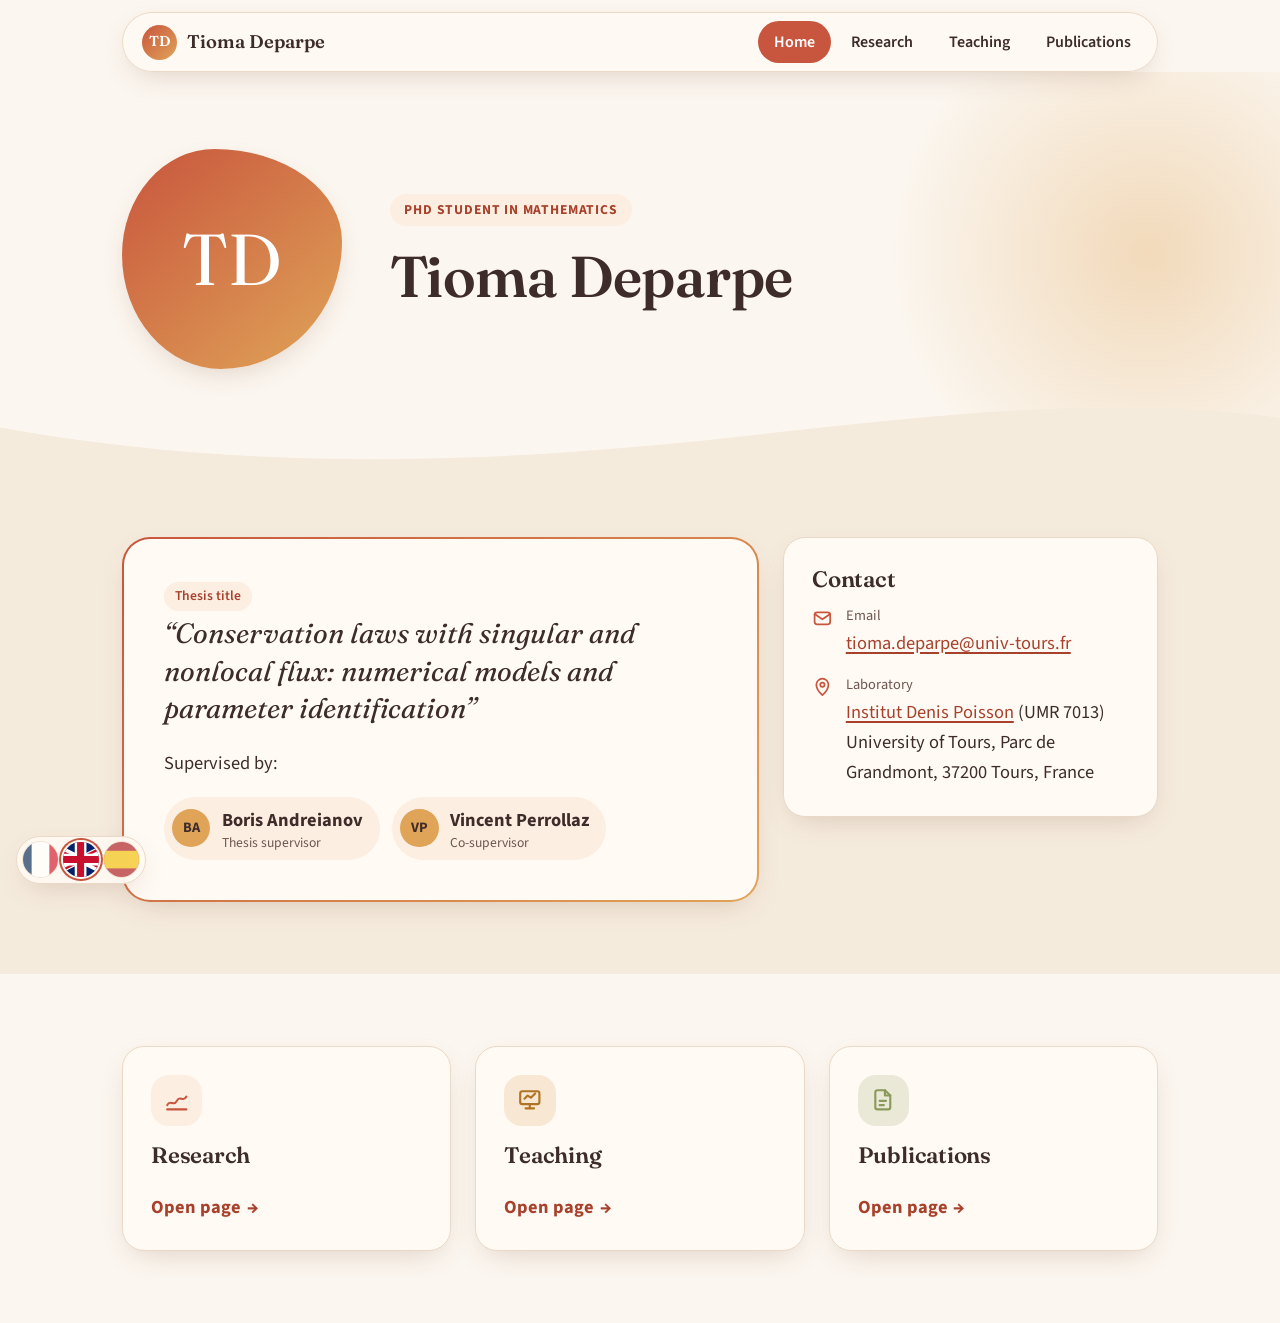
<file: index.html>
<!DOCTYPE html>
<html lang="fr">
<head>
  <meta charset="utf-8">
  <meta name="viewport" content="width=device-width, initial-scale=1, viewport-fit=cover">
  <title>Tioma Deparpe · Doctorant en mathématiques</title>
  <meta name="description" content="Page académique de Tioma Deparpe, doctorant à l'Institut Denis Poisson (Université de Tours) : lois de conservation, modèles numériques, problèmes inverses.">
  <meta name="theme-color" content="#c8553d">
  <link rel="alternate" hreflang="fr" href="index.html">
  <link rel="alternate" hreflang="en" href="en/index.html">
  <link rel="alternate" hreflang="es" href="es/index.html">
  <link rel="alternate" hreflang="x-default" href="en/index.html">
  <script src="assets/js/lang.js"></script>
  <link rel="icon" href="assets/img/favicon.svg" type="image/svg+xml">
  <link rel="preconnect" href="https://fonts.googleapis.com">
  <link rel="preconnect" href="https://fonts.gstatic.com" crossorigin>
  <link href="https://fonts.googleapis.com/css2?family=Fraunces:ital,opsz,wght@0,9..144,500;0,9..144,600;1,9..144,500&family=Source+Sans+3:wght@400;600;700&display=swap" rel="stylesheet">
  <link rel="stylesheet" href="assets/css/style.css">
  <script>document.documentElement.classList.add("js");</script>
  <script src="assets/js/main.js" defer></script>
  <meta name="msvalidate.01" content="6521525F2DA83BB0FF297F89695C37AB" />
</head>
<body>
  <a class="skip-link" href="#contenu">Aller au contenu</a>

  <header class="site-header">
    <div class="container">
      <nav class="nav" aria-label="Navigation principale">
        <a class="brand" href="index.html"><span class="brand-mark" aria-hidden="true">TD</span>Tioma Deparpe</a>
        <button class="nav-toggle" aria-expanded="false" aria-controls="menu"><span></span><span class="visually-hidden">Menu</span></button>
        <ul class="nav-links" id="menu">
          <li><a href="index.html" aria-current="page">Accueil</a></li>
          <li><a href="recherche.html">Recherche</a></li>
          <li><a href="enseignement.html">Enseignement</a></li>
          <li><a href="publications.html">Publications</a></li>
        </ul>
      </nav>
    </div>
  </header>

  <main id="contenu">
    <!-- Héros -->
    <section class="hero">
      <div class="container hero-grid">
        <!-- Pour mettre une photo : remplacer "TD" par <img src="assets/img/photo.jpg" alt="Tioma Deparpe"> -->
        <div class="avatar" aria-hidden="true">TD</div>
        <div>
          <span class="eyebrow">Doctorant en mathématiques</span>
          <h1>Tioma Deparpe</h1>
        </div>
      </div>
      <svg class="wave" viewBox="0 0 1440 80" preserveAspectRatio="none" aria-hidden="true"><path fill="currentColor" d="M0 40c240 40 480 40 720 20S1200 0 1440 30v50H0Z"/></svg>
    </section>

    <!-- Thèse et contact -->
    <section class="section section-soft">
      <div class="container">
        <div class="home-grid">
          <article class="thesis reveal">
            <span class="tag">Titre de la thèse</span>
            <p class="thesis-title">« Lois de conservation à flux singulier et non local, modèles numériques et identification des paramètres »</p>
            <p>Sous la direction de :</p>
            <div class="people">
              <div class="person">
                <span class="person-initials" aria-hidden="true">BA</span>
                <div><strong>Boris Andreianov</strong><small>Directeur de thèse</small></div>
              </div>
              <div class="person">
                <span class="person-initials" aria-hidden="true">VP</span>
                <div><strong>Vincent Perrollaz</strong><small>Co-directeur</small></div>
              </div>
            </div>
          </article>

          <aside class="card reveal" aria-labelledby="contact-titre">
            <h2 id="contact-titre" style="font-size:1.4rem">Coordonnées</h2>
            <ul class="info-list">
              <li>
                <svg viewBox="0 0 24 24" fill="none" stroke="currentColor" stroke-width="2" stroke-linecap="round" stroke-linejoin="round" aria-hidden="true"><rect x="3" y="5" width="18" height="14" rx="3"/><path d="m3 7 9 6 9-6"/></svg>
                <div>
                  <span>Courriel</span>
                  <a href="mailto:tioma.deparpe@univ-tours.fr">tioma.deparpe@univ-tours.fr</a>
                  <!-- <button class="copy-btn" type="button" data-copy="tioma.deparpe@univ-tours.fr" aria-label="Copier l'adresse mail">Copier</button> -->
                </div>
              </li>
              <li>
                <svg viewBox="0 0 24 24" fill="none" stroke="currentColor" stroke-width="2" stroke-linecap="round" stroke-linejoin="round" aria-hidden="true"><path d="M12 21s-7-6.2-7-12a7 7 0 0 1 14 0c0 5.8-7 12-7 12Z"/><circle cx="12" cy="9" r="2.5"/></svg>
                <div>
                  <span>Laboratoire</span>
                  <a href="https://www.idpoisson.fr/" target="_blank" rel="noopener">Institut Denis Poisson</a> (UMR 7013)<br>
                  Université de Tours, Parc de Grandmont, 37200 Tours
                </div>
              </li>
            </ul>
          </aside>
        </div>
      </div>
    </section>

    <!-- Renvois vers les autres pages -->
    <section class="section">
      <div class="container">
        <div class="grid">
          <a class="card reveal" href="recherche.html">
            <div class="icon-bubble" aria-hidden="true">
              <svg viewBox="0 0 24 24" fill="none" stroke="currentColor" stroke-width="2" stroke-linecap="round" stroke-linejoin="round"><path d="M3 17c3-6 6 2 9-4s6 2 9-4"/><path d="M3 21h18"/></svg>
            </div>
            <h3>Recherche</h3>
            <span class="more">Voir la page</span>
          </a>
          <a class="card reveal" href="enseignement.html">
            <div class="icon-bubble ochre" aria-hidden="true">
              <svg viewBox="0 0 24 24" fill="none" stroke="currentColor" stroke-width="2" stroke-linecap="round" stroke-linejoin="round"><rect x="3" y="4" width="18" height="12" rx="2"/><path d="M8 20h8M12 16v4"/><path d="m7 11 3-3 3 2 4-4"/></svg>
            </div>
            <h3>Enseignement</h3>
            <span class="more">Voir la page</span>
          </a>
          <a class="card reveal" href="publications.html">
            <div class="icon-bubble olive" aria-hidden="true">
              <svg viewBox="0 0 24 24" fill="none" stroke="currentColor" stroke-width="2" stroke-linecap="round" stroke-linejoin="round"><path d="M14 3H7a2 2 0 0 0-2 2v14a2 2 0 0 0 2 2h10a2 2 0 0 0 2-2V8Z"/><path d="M14 3v5h5M9 13h6M9 17h4"/></svg>
            </div>
            <h3>Publications</h3>
            <span class="more">Voir la page</span>
          </a>
        </div>
      </div>
    </section>
  </main>


  <nav class="lang-switch" aria-label="Choisir la langue">
    <a href="index.html" hreflang="fr" lang="fr" data-lang="fr" title="Français" aria-current="true"><svg viewBox="0 0 3 2" preserveAspectRatio="xMidYMid slice" aria-hidden="true"><rect width="1" height="2" fill="#002654"/><rect x="1" width="1" height="2" fill="#fff"/><rect x="2" width="1" height="2" fill="#ce1126"/></svg><span class="visually-hidden">Français</span></a>
    <a href="en/index.html" hreflang="en" lang="en" data-lang="en" title="English"><svg viewBox="0 0 60 30" preserveAspectRatio="xMidYMid slice" aria-hidden="true"><clipPath id="uk-t"><path d="M30,15h30v15zv15h-30zh-30v-15zv-15h30z"/></clipPath><rect width="60" height="30" fill="#012169"/><path d="M0,0L60,30M60,0L0,30" stroke="#fff" stroke-width="6"/><path d="M0,0L60,30M60,0L0,30" clip-path="url(#uk-t)" stroke="#c8102e" stroke-width="4"/><path d="M30,0v30M0,15h60" stroke="#fff" stroke-width="10"/><path d="M30,0v30M0,15h60" stroke="#c8102e" stroke-width="6"/></svg><span class="visually-hidden">English</span></a>
    <a href="es/index.html" hreflang="es" lang="es" data-lang="es" title="Español"><svg viewBox="0 0 3 2" preserveAspectRatio="xMidYMid slice" aria-hidden="true"><rect width="3" height="2" fill="#aa151b"/><rect y=".5" width="3" height="1" fill="#f1bf00"/></svg><span class="visually-hidden">Español</span></a>
  </nav>

  <button class="to-top" type="button" aria-label="Retour en haut">
    <svg viewBox="0 0 24 24" fill="none" stroke="currentColor" stroke-width="2.5" stroke-linecap="round" stroke-linejoin="round" aria-hidden="true"><path d="m6 15 6-6 6 6"/></svg>
  </button>
</body>
</html>
</file>
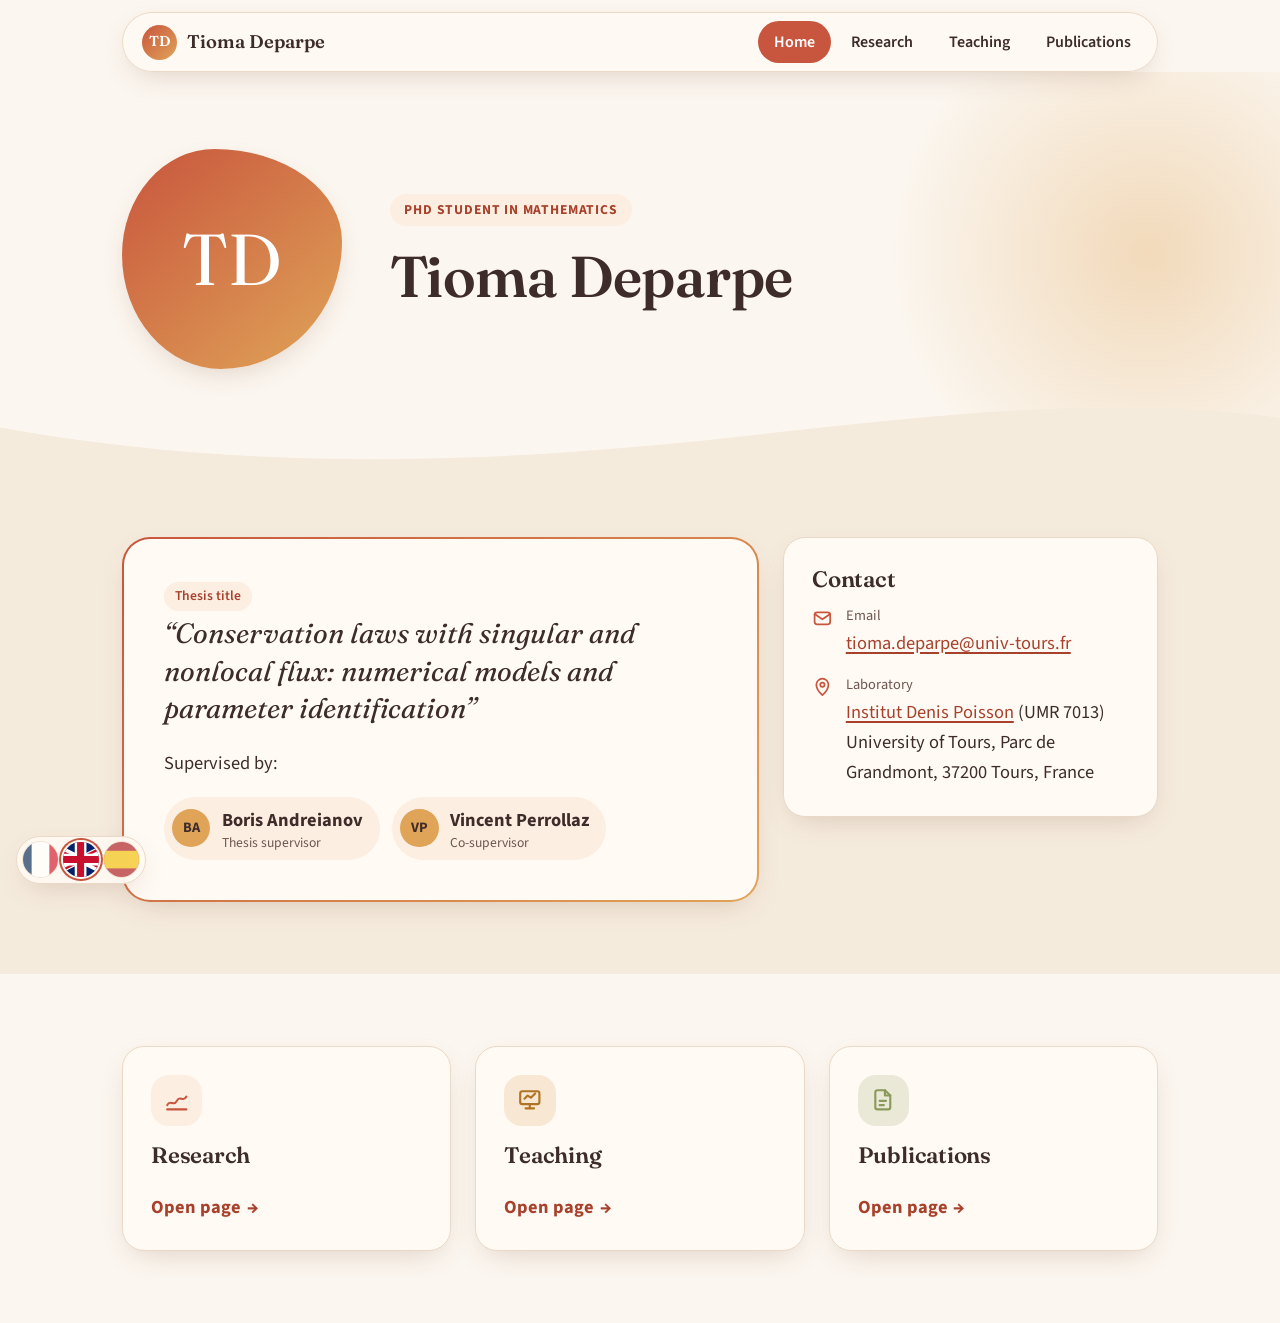
<file: en/index.html>
<!DOCTYPE html>
<html lang="en">
<head>
  <meta charset="utf-8">
  <meta name="viewport" content="width=device-width, initial-scale=1, viewport-fit=cover">
  <title>Tioma Deparpe · PhD student in mathematics</title>
  <meta name="description" content="Academic page of Tioma Deparpe, PhD student at the Institut Denis Poisson (University of Tours): conservation laws, numerical models, inverse problems.">
  <meta name="theme-color" content="#c8553d">
  <link rel="alternate" hreflang="fr" href="../index.html">
  <link rel="alternate" hreflang="en" href="index.html">
  <link rel="alternate" hreflang="es" href="../es/index.html">
  <link rel="alternate" hreflang="x-default" href="index.html">
  <script src="../assets/js/lang.js"></script>
  <link rel="icon" href="../assets/img/favicon.svg" type="image/svg+xml">
  <link rel="preconnect" href="https://fonts.googleapis.com">
  <link rel="preconnect" href="https://fonts.gstatic.com" crossorigin>
  <link href="https://fonts.googleapis.com/css2?family=Fraunces:ital,opsz,wght@0,9..144,500;0,9..144,600;1,9..144,500&family=Source+Sans+3:wght@400;600;700&display=swap" rel="stylesheet">
  <link rel="stylesheet" href="../assets/css/style.css">
  <script>document.documentElement.classList.add("js");</script>
  <script src="../assets/js/main.js" defer></script>
</head>
<body>
  <a class="skip-link" href="#contenu">Skip to content</a>

  <header class="site-header">
    <div class="container">
      <nav class="nav" aria-label="Main navigation">
        <a class="brand" href="index.html"><span class="brand-mark" aria-hidden="true">TD</span>Tioma Deparpe</a>
        <button class="nav-toggle" aria-expanded="false" aria-controls="menu"><span></span><span class="visually-hidden">Menu</span></button>
        <ul class="nav-links" id="menu">
          <li><a href="index.html" aria-current="page">Home</a></li>
          <li><a href="research.html">Research</a></li>
          <li><a href="teaching.html">Teaching</a></li>
          <li><a href="publications.html">Publications</a></li>
        </ul>
      </nav>
    </div>
  </header>

  <main id="contenu">
    <!-- Héros -->
    <section class="hero">
      <div class="container hero-grid">
        <!-- Pour mettre une photo : remplacer "TD" par <img src="../assets/img/photo.jpg" alt="Tioma Deparpe"> -->
        <div class="avatar" aria-hidden="true">TD</div>
        <div>
          <span class="eyebrow">PhD student in mathematics</span>
          <h1>Tioma Deparpe</h1>
        </div>
      </div>
      <svg class="wave" viewBox="0 0 1440 80" preserveAspectRatio="none" aria-hidden="true"><path fill="currentColor" d="M0 40c240 40 480 40 720 20S1200 0 1440 30v50H0Z"/></svg>
    </section>

    <!-- Thèse et contact -->
    <section class="section section-soft">
      <div class="container">
        <div class="home-grid">
          <article class="thesis reveal">
            <span class="tag">Thesis title</span>
            <p class="thesis-title">“Conservation laws with singular and nonlocal flux: numerical models and parameter identification”</p>
            <p>Supervised by:</p>
            <div class="people">
              <div class="person">
                <span class="person-initials" aria-hidden="true">BA</span>
                <div><strong>Boris Andreianov</strong><small>Thesis supervisor</small></div>
              </div>
              <div class="person">
                <span class="person-initials" aria-hidden="true">VP</span>
                <div><strong>Vincent Perrollaz</strong><small>Co-supervisor</small></div>
              </div>
            </div>
          </article>

          <aside class="card reveal" aria-labelledby="contact-titre">
            <h2 id="contact-titre" style="font-size:1.4rem">Contact</h2>
            <ul class="info-list">
              <li>
                <svg viewBox="0 0 24 24" fill="none" stroke="currentColor" stroke-width="2" stroke-linecap="round" stroke-linejoin="round" aria-hidden="true"><rect x="3" y="5" width="18" height="14" rx="3"/><path d="m3 7 9 6 9-6"/></svg>
                <div>
                  <span>Email</span>
                  <a href="mailto:tioma.deparpe@univ-tours.fr">tioma.deparpe@univ-tours.fr</a>
                  <!-- <button class="copy-btn" type="button" data-copy="tioma.deparpe@univ-tours.fr" aria-label="Copy email address">Copy</button> -->
                </div>
              </li>
              <li>
                <svg viewBox="0 0 24 24" fill="none" stroke="currentColor" stroke-width="2" stroke-linecap="round" stroke-linejoin="round" aria-hidden="true"><path d="M12 21s-7-6.2-7-12a7 7 0 0 1 14 0c0 5.8-7 12-7 12Z"/><circle cx="12" cy="9" r="2.5"/></svg>
                <div>
                  <span>Laboratory</span>
                  <a href="https://www.idpoisson.fr/" target="_blank" rel="noopener">Institut Denis Poisson</a> (UMR 7013)<br>
                  University of Tours, Parc de Grandmont, 37200 Tours, France
                </div>
              </li>
            </ul>
          </aside>
        </div>
      </div>
    </section>

    <!-- Renvois vers les autres pages -->
    <section class="section">
      <div class="container">
        <div class="grid">
          <a class="card reveal" href="research.html">
            <div class="icon-bubble" aria-hidden="true">
              <svg viewBox="0 0 24 24" fill="none" stroke="currentColor" stroke-width="2" stroke-linecap="round" stroke-linejoin="round"><path d="M3 17c3-6 6 2 9-4s6 2 9-4"/><path d="M3 21h18"/></svg>
            </div>
            <h3>Research</h3>
            <span class="more">Open page</span>
          </a>
          <a class="card reveal" href="teaching.html">
            <div class="icon-bubble ochre" aria-hidden="true">
              <svg viewBox="0 0 24 24" fill="none" stroke="currentColor" stroke-width="2" stroke-linecap="round" stroke-linejoin="round"><rect x="3" y="4" width="18" height="12" rx="2"/><path d="M8 20h8M12 16v4"/><path d="m7 11 3-3 3 2 4-4"/></svg>
            </div>
            <h3>Teaching</h3>
            <span class="more">Open page</span>
          </a>
          <a class="card reveal" href="publications.html">
            <div class="icon-bubble olive" aria-hidden="true">
              <svg viewBox="0 0 24 24" fill="none" stroke="currentColor" stroke-width="2" stroke-linecap="round" stroke-linejoin="round"><path d="M14 3H7a2 2 0 0 0-2 2v14a2 2 0 0 0 2 2h10a2 2 0 0 0 2-2V8Z"/><path d="M14 3v5h5M9 13h6M9 17h4"/></svg>
            </div>
            <h3>Publications</h3>
            <span class="more">Open page</span>
          </a>
        </div>
      </div>
    </section>
  </main>


  <nav class="lang-switch" aria-label="Choose language">
    <a href="../index.html" hreflang="fr" lang="fr" data-lang="fr" title="Français"><svg viewBox="0 0 3 2" preserveAspectRatio="xMidYMid slice" aria-hidden="true"><rect width="1" height="2" fill="#002654"/><rect x="1" width="1" height="2" fill="#fff"/><rect x="2" width="1" height="2" fill="#ce1126"/></svg><span class="visually-hidden">Français</span></a>
    <a href="index.html" hreflang="en" lang="en" data-lang="en" title="English" aria-current="true"><svg viewBox="0 0 60 30" preserveAspectRatio="xMidYMid slice" aria-hidden="true"><clipPath id="uk-t"><path d="M30,15h30v15zv15h-30zh-30v-15zv-15h30z"/></clipPath><rect width="60" height="30" fill="#012169"/><path d="M0,0L60,30M60,0L0,30" stroke="#fff" stroke-width="6"/><path d="M0,0L60,30M60,0L0,30" clip-path="url(#uk-t)" stroke="#c8102e" stroke-width="4"/><path d="M30,0v30M0,15h60" stroke="#fff" stroke-width="10"/><path d="M30,0v30M0,15h60" stroke="#c8102e" stroke-width="6"/></svg><span class="visually-hidden">English</span></a>
    <a href="../es/index.html" hreflang="es" lang="es" data-lang="es" title="Español"><svg viewBox="0 0 3 2" preserveAspectRatio="xMidYMid slice" aria-hidden="true"><rect width="3" height="2" fill="#aa151b"/><rect y=".5" width="3" height="1" fill="#f1bf00"/></svg><span class="visually-hidden">Español</span></a>
  </nav>

  <button class="to-top" type="button" aria-label="Back to top">
    <svg viewBox="0 0 24 24" fill="none" stroke="currentColor" stroke-width="2.5" stroke-linecap="round" stroke-linejoin="round" aria-hidden="true"><path d="m6 15 6-6 6 6"/></svg>
  </button>
</body>
</html>
</file>
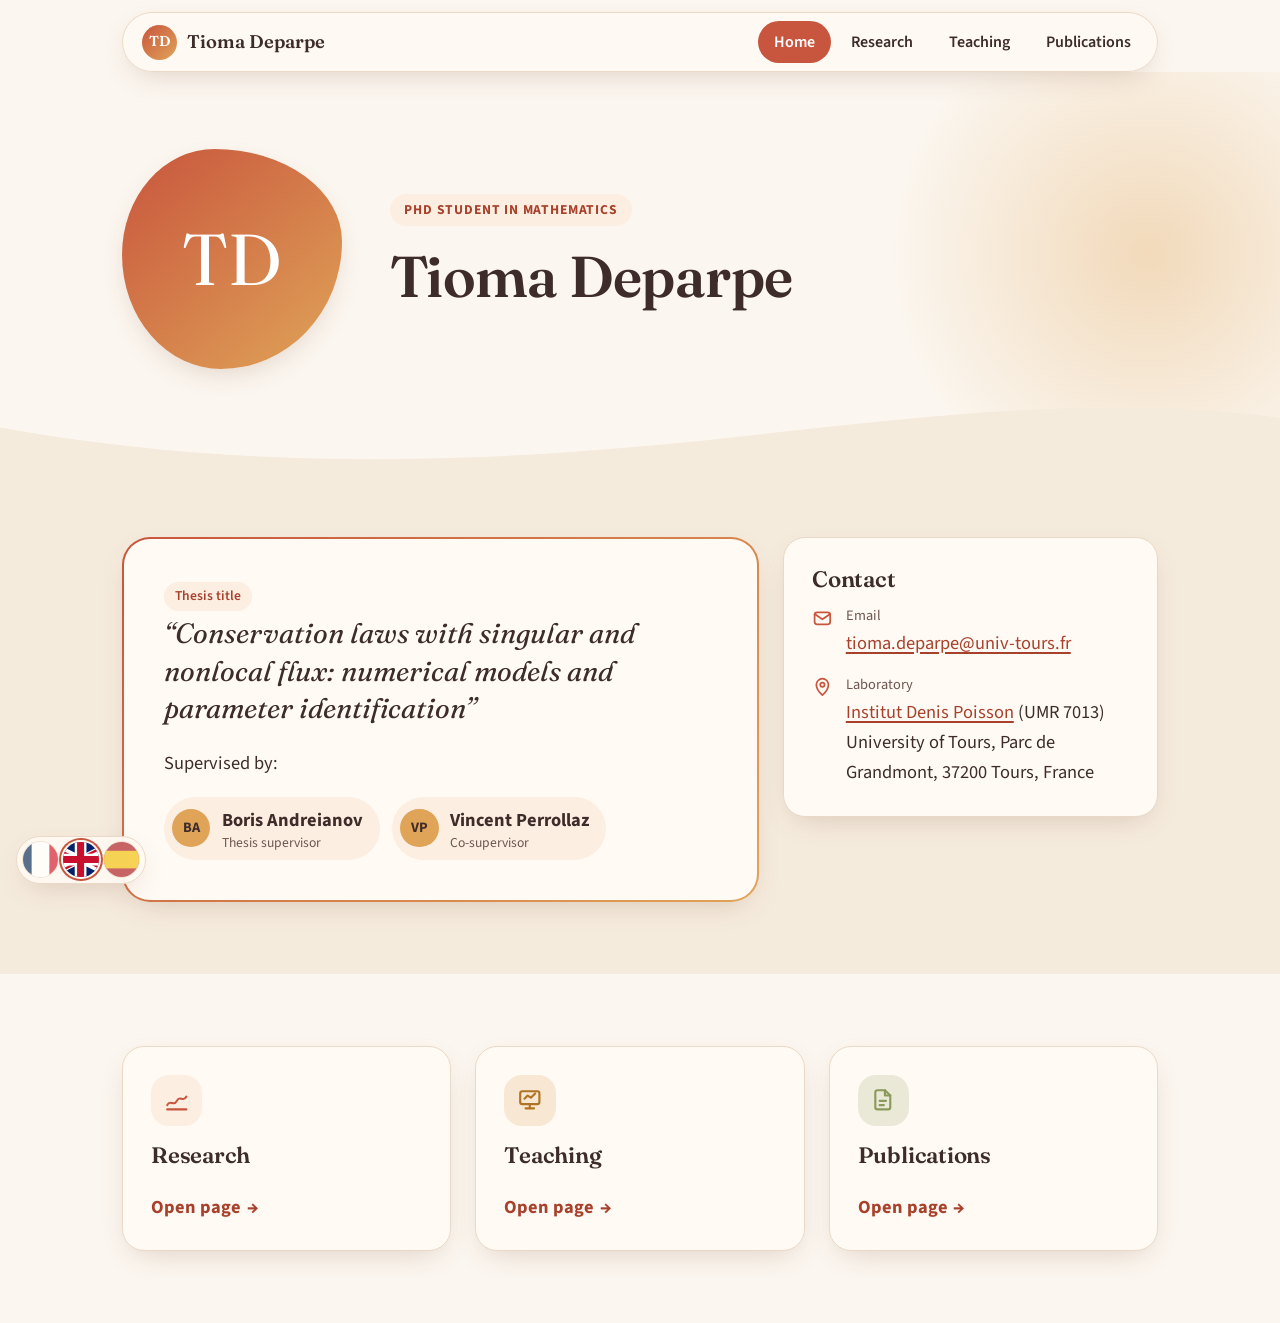
<file: es/index.html>
<!DOCTYPE html>
<html lang="es">
<head>
  <meta charset="utf-8">
  <meta name="viewport" content="width=device-width, initial-scale=1, viewport-fit=cover">
  <title>Tioma Deparpe · Doctorando en matemáticas</title>
  <meta name="description" content="Página académica de Tioma Deparpe, doctorando en el Institut Denis Poisson (Universidad de Tours): leyes de conservación, modelos numéricos, problemas inversos.">
  <meta name="theme-color" content="#c8553d">
  <link rel="alternate" hreflang="fr" href="../index.html">
  <link rel="alternate" hreflang="en" href="../en/index.html">
  <link rel="alternate" hreflang="es" href="index.html">
  <link rel="alternate" hreflang="x-default" href="../en/index.html">
  <script src="../assets/js/lang.js"></script>
  <link rel="icon" href="../assets/img/favicon.svg" type="image/svg+xml">
  <link rel="preconnect" href="https://fonts.googleapis.com">
  <link rel="preconnect" href="https://fonts.gstatic.com" crossorigin>
  <link href="https://fonts.googleapis.com/css2?family=Fraunces:ital,opsz,wght@0,9..144,500;0,9..144,600;1,9..144,500&family=Source+Sans+3:wght@400;600;700&display=swap" rel="stylesheet">
  <link rel="stylesheet" href="../assets/css/style.css">
  <script>document.documentElement.classList.add("js");</script>
  <script src="../assets/js/main.js" defer></script>
</head>
<body>
  <a class="skip-link" href="#contenu">Ir al contenido</a>

  <header class="site-header">
    <div class="container">
      <nav class="nav" aria-label="Navegación principal">
        <a class="brand" href="index.html"><span class="brand-mark" aria-hidden="true">TD</span>Tioma Deparpe</a>
        <button class="nav-toggle" aria-expanded="false" aria-controls="menu"><span></span><span class="visually-hidden">Menú</span></button>
        <ul class="nav-links" id="menu">
          <li><a href="index.html" aria-current="page">Inicio</a></li>
          <li><a href="investigacion.html">Investigación</a></li>
          <li><a href="docencia.html">Docencia</a></li>
          <li><a href="publicaciones.html">Publicaciones</a></li>
        </ul>
      </nav>
    </div>
  </header>

  <main id="contenu">
    <!-- Héros -->
    <section class="hero">
      <div class="container hero-grid">
        <!-- Pour mettre une photo : remplacer "TD" par <img src="../assets/img/photo.jpg" alt="Tioma Deparpe"> -->
        <div class="avatar" aria-hidden="true">TD</div>
        <div>
          <span class="eyebrow">Doctorando en matemáticas</span>
          <h1>Tioma Deparpe</h1>
        </div>
      </div>
      <svg class="wave" viewBox="0 0 1440 80" preserveAspectRatio="none" aria-hidden="true"><path fill="currentColor" d="M0 40c240 40 480 40 720 20S1200 0 1440 30v50H0Z"/></svg>
    </section>

    <!-- Thèse et contact -->
    <section class="section section-soft">
      <div class="container">
        <div class="home-grid">
          <article class="thesis reveal">
            <span class="tag">Título de la tesis</span>
            <p class="thesis-title">«&nbsp;Leyes de conservación con flujo singular y no local: modelos numéricos e identificación de parámetros&nbsp;»</p>
            <p>Bajo la dirección de:</p>
            <div class="people">
              <div class="person">
                <span class="person-initials" aria-hidden="true">BA</span>
                <div><strong>Boris Andreianov</strong><small>Director de tesis</small></div>
              </div>
              <div class="person">
                <span class="person-initials" aria-hidden="true">VP</span>
                <div><strong>Vincent Perrollaz</strong><small>Codirector</small></div>
              </div>
            </div>
          </article>

          <aside class="card reveal" aria-labelledby="contact-titre">
            <h2 id="contact-titre" style="font-size:1.4rem">Contacto</h2>
            <ul class="info-list">
              <li>
                <svg viewBox="0 0 24 24" fill="none" stroke="currentColor" stroke-width="2" stroke-linecap="round" stroke-linejoin="round" aria-hidden="true"><rect x="3" y="5" width="18" height="14" rx="3"/><path d="m3 7 9 6 9-6"/></svg>
                <div>
                  <span>Correo electrónico</span>
                  <a href="mailto:tioma.deparpe@univ-tours.fr">tioma.deparpe@univ-tours.fr</a>
                  <!-- <button class="copy-btn" type="button" data-copy="tioma.deparpe@univ-tours.fr" aria-label="Copiar la dirección de correo">Copiar</button> -->
                </div>
              </li>
              <li>
                <svg viewBox="0 0 24 24" fill="none" stroke="currentColor" stroke-width="2" stroke-linecap="round" stroke-linejoin="round" aria-hidden="true"><path d="M12 21s-7-6.2-7-12a7 7 0 0 1 14 0c0 5.8-7 12-7 12Z"/><circle cx="12" cy="9" r="2.5"/></svg>
                <div>
                  <span>Laboratorio</span>
                  <a href="https://www.idpoisson.fr/" target="_blank" rel="noopener">Institut Denis Poisson</a> (UMR 7013)<br>
                  Universidad de Tours, Parc de Grandmont, 37200 Tours, Francia
                </div>
              </li>
            </ul>
          </aside>
        </div>
      </div>
    </section>

    <!-- Renvois vers les autres pages -->
    <section class="section">
      <div class="container">
        <div class="grid">
          <a class="card reveal" href="investigacion.html">
            <div class="icon-bubble" aria-hidden="true">
              <svg viewBox="0 0 24 24" fill="none" stroke="currentColor" stroke-width="2" stroke-linecap="round" stroke-linejoin="round"><path d="M3 17c3-6 6 2 9-4s6 2 9-4"/><path d="M3 21h18"/></svg>
            </div>
            <h3>Investigación</h3>
            <span class="more">Ver la página</span>
          </a>
          <a class="card reveal" href="docencia.html">
            <div class="icon-bubble ochre" aria-hidden="true">
              <svg viewBox="0 0 24 24" fill="none" stroke="currentColor" stroke-width="2" stroke-linecap="round" stroke-linejoin="round"><rect x="3" y="4" width="18" height="12" rx="2"/><path d="M8 20h8M12 16v4"/><path d="m7 11 3-3 3 2 4-4"/></svg>
            </div>
            <h3>Docencia</h3>
            <span class="more">Ver la página</span>
          </a>
          <a class="card reveal" href="publicaciones.html">
            <div class="icon-bubble olive" aria-hidden="true">
              <svg viewBox="0 0 24 24" fill="none" stroke="currentColor" stroke-width="2" stroke-linecap="round" stroke-linejoin="round"><path d="M14 3H7a2 2 0 0 0-2 2v14a2 2 0 0 0 2 2h10a2 2 0 0 0 2-2V8Z"/><path d="M14 3v5h5M9 13h6M9 17h4"/></svg>
            </div>
            <h3>Publicaciones</h3>
            <span class="more">Ver la página</span>
          </a>
        </div>
      </div>
    </section>
  </main>


  <nav class="lang-switch" aria-label="Elegir idioma">
    <a href="../index.html" hreflang="fr" lang="fr" data-lang="fr" title="Français"><svg viewBox="0 0 3 2" preserveAspectRatio="xMidYMid slice" aria-hidden="true"><rect width="1" height="2" fill="#002654"/><rect x="1" width="1" height="2" fill="#fff"/><rect x="2" width="1" height="2" fill="#ce1126"/></svg><span class="visually-hidden">Français</span></a>
    <a href="../en/index.html" hreflang="en" lang="en" data-lang="en" title="English"><svg viewBox="0 0 60 30" preserveAspectRatio="xMidYMid slice" aria-hidden="true"><clipPath id="uk-t"><path d="M30,15h30v15zv15h-30zh-30v-15zv-15h30z"/></clipPath><rect width="60" height="30" fill="#012169"/><path d="M0,0L60,30M60,0L0,30" stroke="#fff" stroke-width="6"/><path d="M0,0L60,30M60,0L0,30" clip-path="url(#uk-t)" stroke="#c8102e" stroke-width="4"/><path d="M30,0v30M0,15h60" stroke="#fff" stroke-width="10"/><path d="M30,0v30M0,15h60" stroke="#c8102e" stroke-width="6"/></svg><span class="visually-hidden">English</span></a>
    <a href="index.html" hreflang="es" lang="es" data-lang="es" title="Español" aria-current="true"><svg viewBox="0 0 3 2" preserveAspectRatio="xMidYMid slice" aria-hidden="true"><rect width="3" height="2" fill="#aa151b"/><rect y=".5" width="3" height="1" fill="#f1bf00"/></svg><span class="visually-hidden">Español</span></a>
  </nav>

  <button class="to-top" type="button" aria-label="Volver arriba">
    <svg viewBox="0 0 24 24" fill="none" stroke="currentColor" stroke-width="2.5" stroke-linecap="round" stroke-linejoin="round" aria-hidden="true"><path d="m6 15 6-6 6 6"/></svg>
  </button>
</body>
</html>
</file>
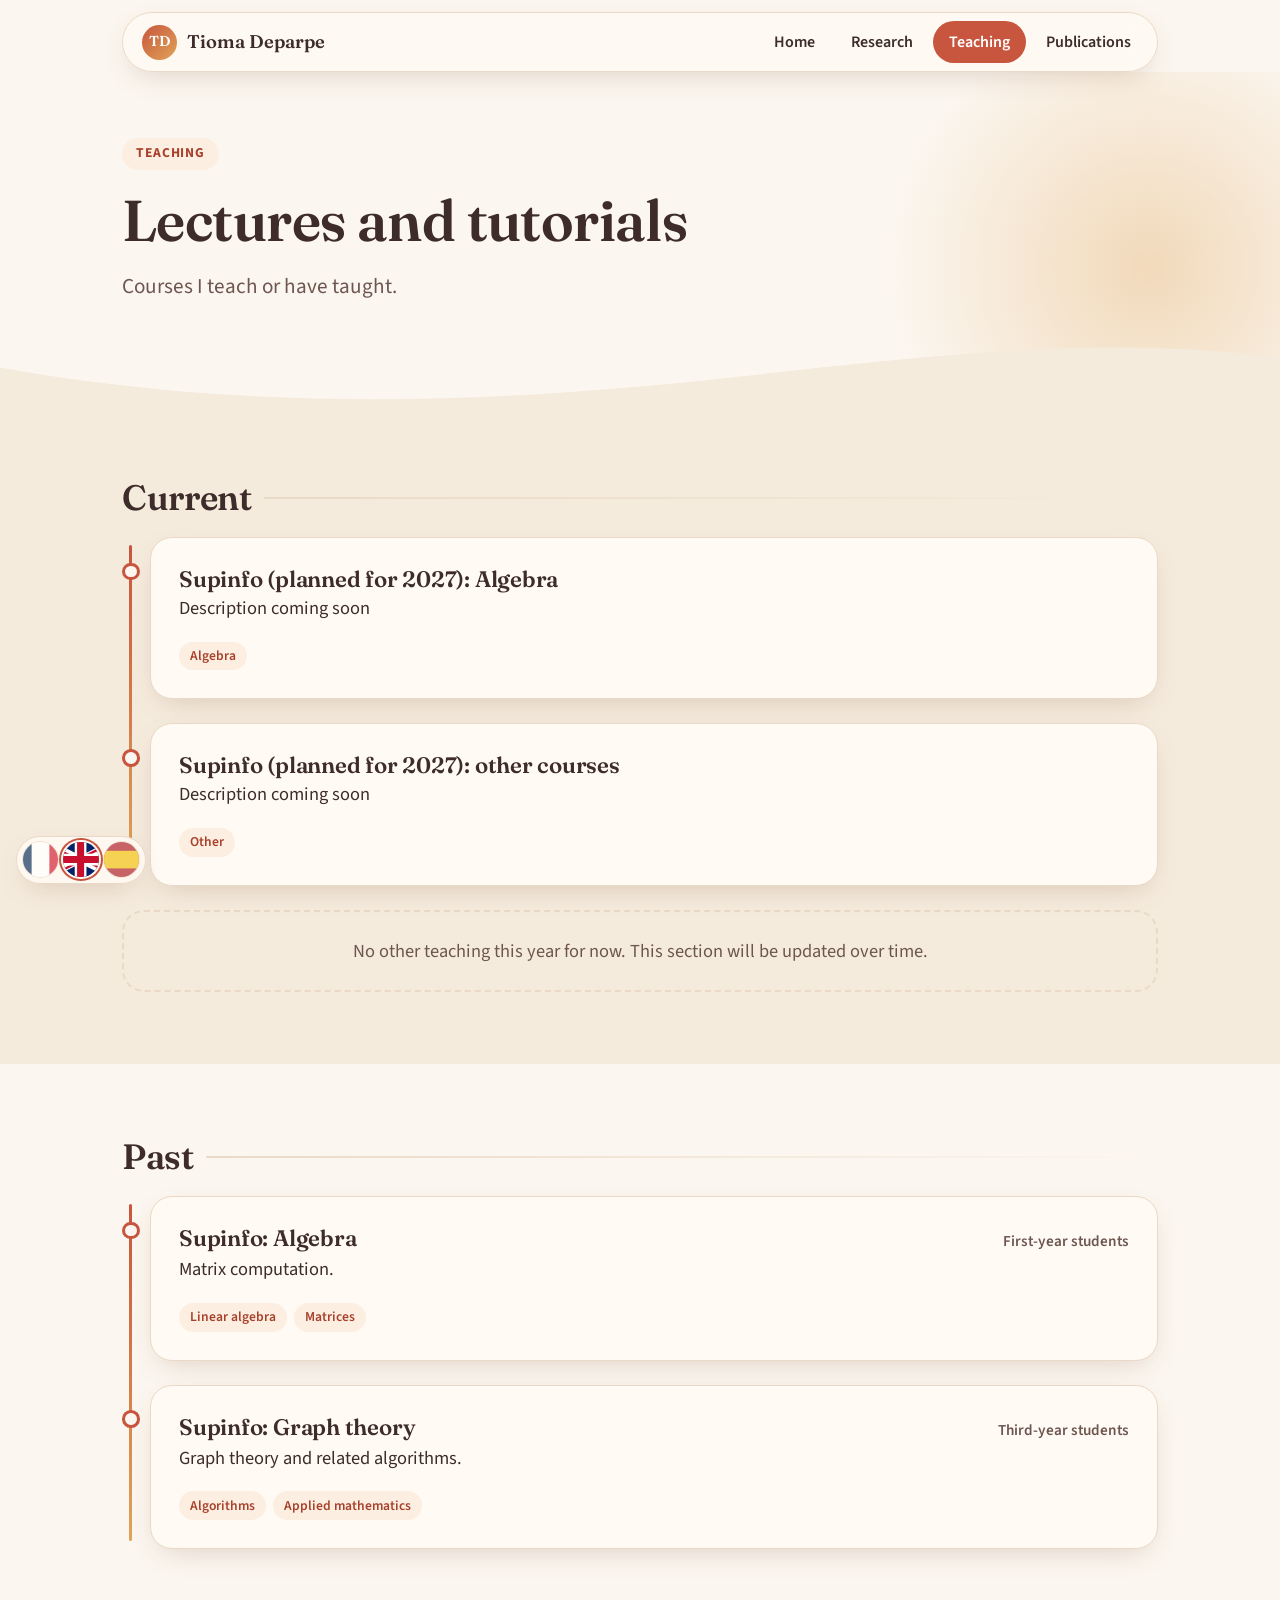
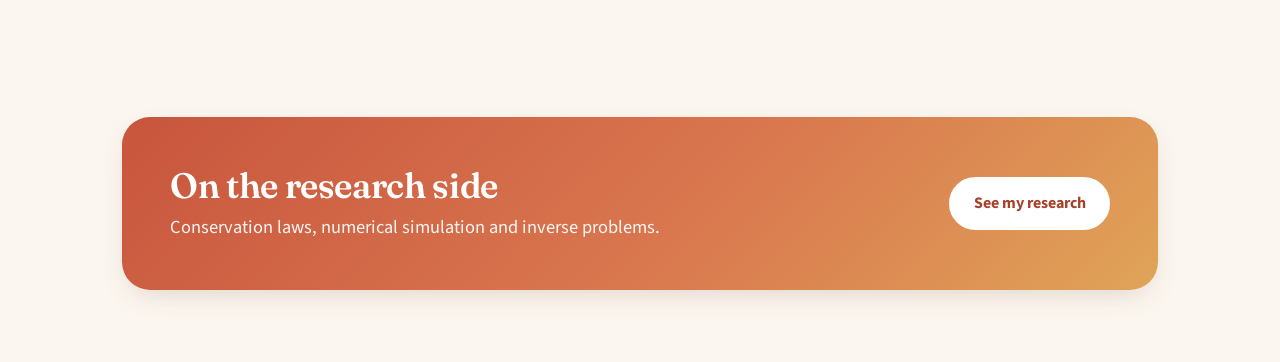
<file: enseignement.html>
<!DOCTYPE html>
<html lang="fr">
<head>
  <meta charset="utf-8">
  <meta name="viewport" content="width=device-width, initial-scale=1, viewport-fit=cover">
  <title>Enseignement · Tioma Deparpe</title>
  <meta name="description" content="Enseignements de Tioma Deparpe : algèbre et théorie des graphes à Supinfo.">
  <meta name="theme-color" content="#c8553d">
  <link rel="alternate" hreflang="fr" href="enseignement.html">
  <link rel="alternate" hreflang="en" href="en/teaching.html">
  <link rel="alternate" hreflang="es" href="es/docencia.html">
  <link rel="alternate" hreflang="x-default" href="en/teaching.html">
  <script src="assets/js/lang.js"></script>
  <link rel="icon" href="assets/img/favicon.svg" type="image/svg+xml">
  <link rel="preconnect" href="https://fonts.googleapis.com">
  <link rel="preconnect" href="https://fonts.gstatic.com" crossorigin>
  <link href="https://fonts.googleapis.com/css2?family=Fraunces:ital,opsz,wght@0,9..144,500;0,9..144,600;1,9..144,500&family=Source+Sans+3:wght@400;600;700&display=swap" rel="stylesheet">
  <link rel="stylesheet" href="assets/css/style.css">
  <script>document.documentElement.classList.add("js");</script>
  <script src="assets/js/main.js" defer></script>
</head>
<body>
  <a class="skip-link" href="#contenu">Aller au contenu</a>

  <header class="site-header">
    <div class="container">
      <nav class="nav" aria-label="Navigation principale">
        <a class="brand" href="index.html"><span class="brand-mark" aria-hidden="true">TD</span>Tioma Deparpe</a>
        <button class="nav-toggle" aria-expanded="false" aria-controls="menu"><span></span><span class="visually-hidden">Menu</span></button>
        <ul class="nav-links" id="menu">
          <li><a href="index.html">Accueil</a></li>
          <li><a href="recherche.html">Recherche</a></li>
          <li><a href="enseignement.html" aria-current="page">Enseignement</a></li>
          <li><a href="publications.html">Publications</a></li>
        </ul>
      </nav>
    </div>
  </header>

  <main id="contenu">
    <section class="hero page-hero">
      <div class="container">
        <span class="eyebrow">Enseignement</span>
        <h1>Cours et travaux dirigés</h1>
        <p>Les enseignements que je donne ou que j'ai donnés.</p>
      </div>
      <svg class="wave" viewBox="0 0 1440 80" preserveAspectRatio="none" aria-hidden="true"><path fill="currentColor" d="M0 40c240 40 480 40 720 20S1200 0 1440 30v50H0Z"/></svg>
    </section>

    <section class="section section-soft">
      <div class="container">
        <h2 class="section-title">En cours</h2>
        <!-- Une <li> par cours en cours, sur le modèle de la section « Passés » -->
        <ul class="timeline">
          <li class="reveal">
            <article class="card">
              <div class="course-head">
                <h3>Supinfo (prévu en 2027) : Algèbre</h3>
                <span class="course-meta"><!-- À COMPLÉTER : niveau · année --></span>
              </div>
              <!-- À COMPLÉTER : volume horaire, type (CM / TD), contenu -->
              <p>Descriptif à venir</p>
              <div class="tags"><span class="tag">Algèbre</span></div>
            </article>
          </li>
          <li class="reveal">
            <article class="card">
              <div class="course-head">
                <h3>Supinfo (prévu en 2027) : autres</h3>
                <span class="course-meta"><!-- À COMPLÉTER : niveau · année --></span>
              </div>
              <!-- À COMPLÉTER : volume horaire, type (CM / TD), contenu -->
              <p>Descriptif à venir</p>
              <div class="tags"><span class="tag">Autres</span></div>
            </article>
          </li>
        </ul>
        <div class="empty reveal">Pas d'autre enseignement cette année pour l'instant. Cette section sera mise à jour au fur et à mesure.</div>
      </div>
    </section>

    <section class="section">
      <div class="container">
        <h2 class="section-title">Passés</h2>
        <ul class="timeline">
          <li class="reveal">
            <article class="card">
              <div class="course-head">
                <h3>Supinfo : Algèbre</h3>
                <span class="course-meta">1ères années</span>
              </div>
              <!-- À COMPLÉTER : volume horaire, type (CM / TD), contenu -->
              <p>Calcul matriciel.</p>
              <div class="tags"><span class="tag">Algèbre linéaire</span><span class="tag">Matrices</span></div>
            </article>
          </li>
          <li class="reveal">
            <article class="card">
              <div class="course-head">
                <h3>Supinfo : Théorie des graphes</h3>
                <span class="course-meta">3èmes années</span>
              </div>
              <!-- À COMPLÉTER : volume horaire, type (CM / TD), contenu -->
              <p>Théorie des graphes et algorithmes associés.</p>
              <div class="tags"><span class="tag">Algorithmes</span><span class="tag">Mathématiques appliquées</span></div>
            </article>
          </li>
        </ul>
      </div>
    </section>

    <section class="section">
      <div class="container">
        <div class="cta reveal">
          <div>
            <h2>Côté recherche</h2>
            <p>Lois de conservation, simulation numérique et problèmes inverses.</p>
          </div>
          <a class="btn" href="recherche.html">Voir mes recherches</a>
        </div>
      </div>
    </section>
  </main>


  <nav class="lang-switch" aria-label="Choisir la langue">
    <a href="enseignement.html" hreflang="fr" lang="fr" data-lang="fr" title="Français" aria-current="true"><svg viewBox="0 0 3 2" preserveAspectRatio="xMidYMid slice" aria-hidden="true"><rect width="1" height="2" fill="#002654"/><rect x="1" width="1" height="2" fill="#fff"/><rect x="2" width="1" height="2" fill="#ce1126"/></svg><span class="visually-hidden">Français</span></a>
    <a href="en/teaching.html" hreflang="en" lang="en" data-lang="en" title="English"><svg viewBox="0 0 60 30" preserveAspectRatio="xMidYMid slice" aria-hidden="true"><clipPath id="uk-t"><path d="M30,15h30v15zv15h-30zh-30v-15zv-15h30z"/></clipPath><rect width="60" height="30" fill="#012169"/><path d="M0,0L60,30M60,0L0,30" stroke="#fff" stroke-width="6"/><path d="M0,0L60,30M60,0L0,30" clip-path="url(#uk-t)" stroke="#c8102e" stroke-width="4"/><path d="M30,0v30M0,15h60" stroke="#fff" stroke-width="10"/><path d="M30,0v30M0,15h60" stroke="#c8102e" stroke-width="6"/></svg><span class="visually-hidden">English</span></a>
    <a href="es/docencia.html" hreflang="es" lang="es" data-lang="es" title="Español"><svg viewBox="0 0 3 2" preserveAspectRatio="xMidYMid slice" aria-hidden="true"><rect width="3" height="2" fill="#aa151b"/><rect y=".5" width="3" height="1" fill="#f1bf00"/></svg><span class="visually-hidden">Español</span></a>
  </nav>

  <button class="to-top" type="button" aria-label="Retour en haut">
    <svg viewBox="0 0 24 24" fill="none" stroke="currentColor" stroke-width="2.5" stroke-linecap="round" stroke-linejoin="round" aria-hidden="true"><path d="m6 15 6-6 6 6"/></svg>
  </button>
</body>
</html>
</file>
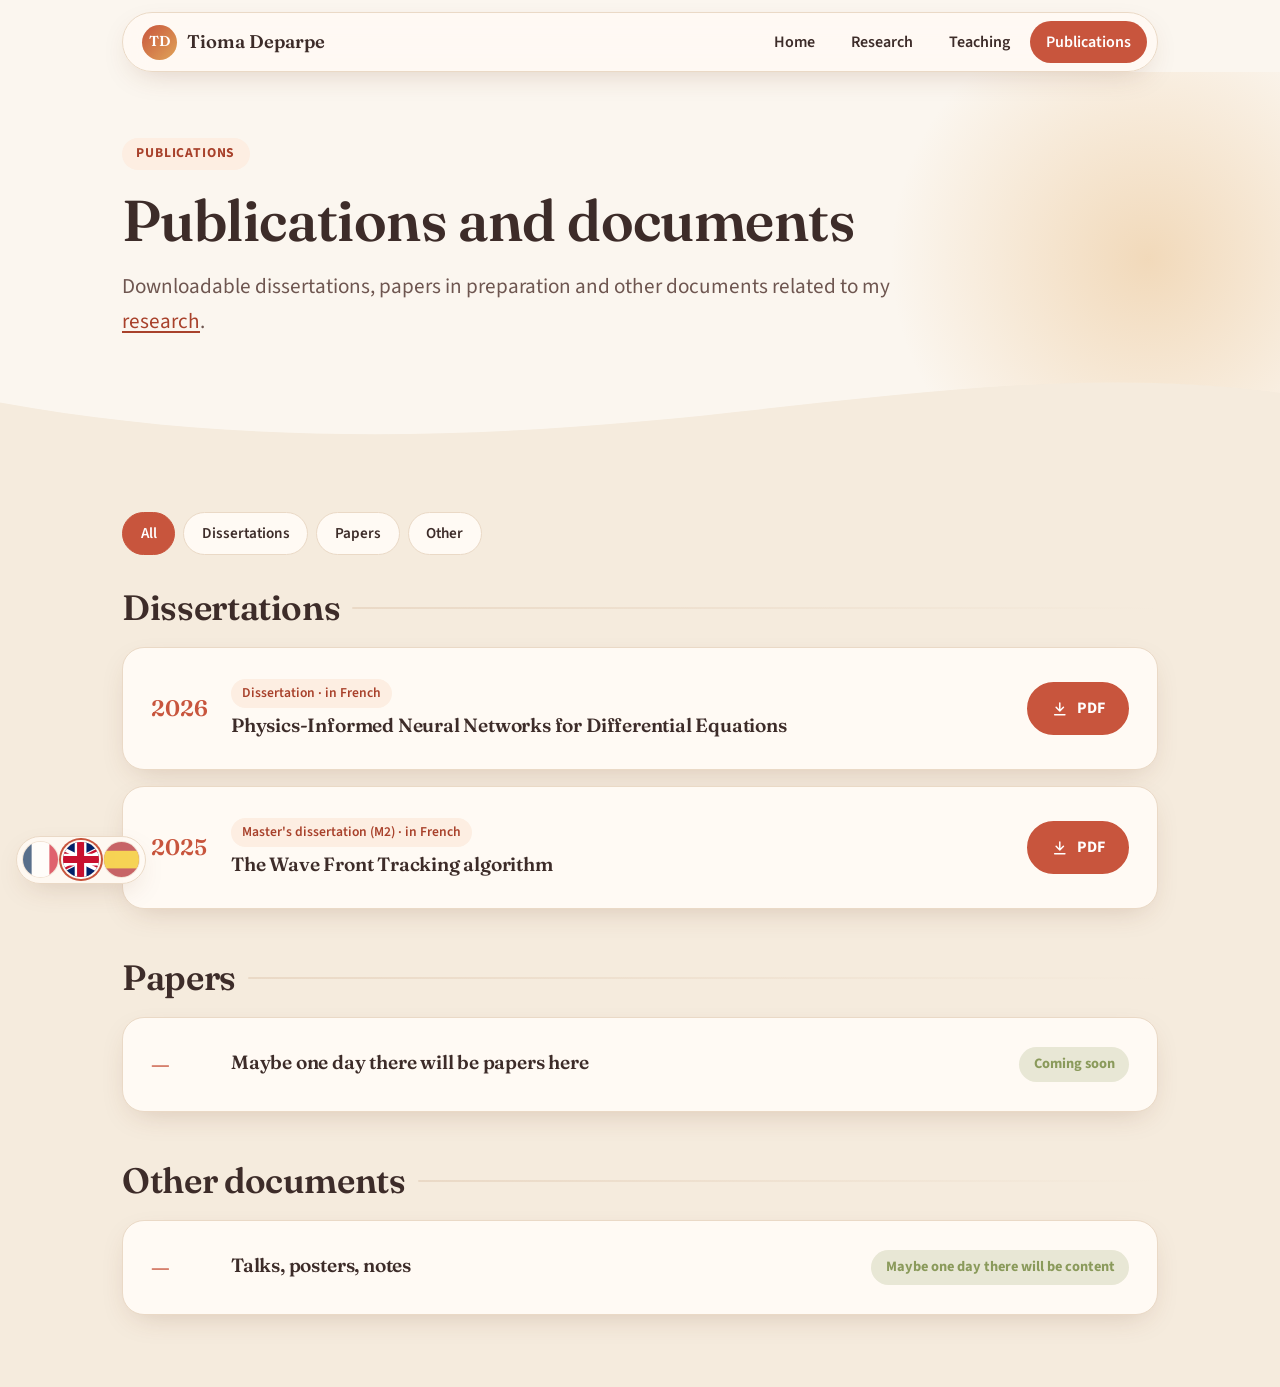
<file: publications.html>
<!DOCTYPE html>
<html lang="fr">
<head>
  <meta charset="utf-8">
  <meta name="viewport" content="width=device-width, initial-scale=1, viewport-fit=cover">
  <title>Publications · Tioma Deparpe</title>
  <meta name="description" content="Mémoires, articles et documents de Tioma Deparpe.">
  <meta name="theme-color" content="#c8553d">
  <link rel="alternate" hreflang="fr" href="publications.html">
  <link rel="alternate" hreflang="en" href="en/publications.html">
  <link rel="alternate" hreflang="es" href="es/publicaciones.html">
  <link rel="alternate" hreflang="x-default" href="en/publications.html">
  <script src="assets/js/lang.js"></script>
  <link rel="icon" href="assets/img/favicon.svg" type="image/svg+xml">
  <link rel="preconnect" href="https://fonts.googleapis.com">
  <link rel="preconnect" href="https://fonts.gstatic.com" crossorigin>
  <link href="https://fonts.googleapis.com/css2?family=Fraunces:ital,opsz,wght@0,9..144,500;0,9..144,600;1,9..144,500&family=Source+Sans+3:wght@400;600;700&display=swap" rel="stylesheet">
  <link rel="stylesheet" href="assets/css/style.css">
  <script>document.documentElement.classList.add("js");</script>
  <script src="assets/js/main.js" defer></script>
</head>
<body>
  <a class="skip-link" href="#contenu">Aller au contenu</a>

  <header class="site-header">
    <div class="container">
      <nav class="nav" aria-label="Navigation principale">
        <a class="brand" href="index.html"><span class="brand-mark" aria-hidden="true">TD</span>Tioma Deparpe</a>
        <button class="nav-toggle" aria-expanded="false" aria-controls="menu"><span></span><span class="visually-hidden">Menu</span></button>
        <ul class="nav-links" id="menu">
          <li><a href="index.html">Accueil</a></li>
          <li><a href="recherche.html">Recherche</a></li>
          <li><a href="enseignement.html">Enseignement</a></li>
          <li><a href="publications.html" aria-current="page">Publications</a></li>
        </ul>
      </nav>
    </div>
  </header>

  <main id="contenu">
    <section class="hero page-hero">
      <div class="container">
        <span class="eyebrow">Publications</span>
        <h1>Publications et documents</h1>
        <p>Mémoires à télécharger, articles en préparation et autres documents liés à mes <a href="recherche.html">recherches</a>.</p>
      </div>
      <svg class="wave" viewBox="0 0 1440 80" preserveAspectRatio="none" aria-hidden="true"><path fill="currentColor" d="M0 40c240 40 480 40 720 20S1200 0 1440 30v50H0Z"/></svg>
    </section>

    <section class="section section-soft">
      <div class="container">
        <div class="filters" role="group" aria-label="Filtrer par type">
          <button class="filter" type="button" data-filter="tous" aria-pressed="true">Tous</button>
          <button class="filter" type="button" data-filter="memoires" aria-pressed="false">Mémoires</button>
          <button class="filter" type="button" data-filter="articles" aria-pressed="false">Articles</button>
          <button class="filter" type="button" data-filter="autres" aria-pressed="false">Autres</button>
        </div>

        <!-- Mémoires -->
        <div data-group="memoires">
          <h2 class="section-title">Mémoires</h2>
          <div class="pub-list" style="margin-bottom:3rem">
            <!-- Pour ajouter un mémoire : copier un bloc <article>, déposer le PDF dans documents/ et mettre à jour le href -->
            <article class="card pub reveal" data-type="memoires" id="pinn">
              <span class="pub-year">2026</span>
              <div>
                <div class="pub-type"><span class="tag">Mémoire</span></div>
                <h3>Physics-Informed Neural Networks for Differential Equations</h3>
              </div>
              <a class="btn" href="documents/memoire-pinn.pdf" target="_blank" rel="noopener">
                <svg viewBox="0 0 24 24" fill="none" stroke="currentColor" stroke-width="2" stroke-linecap="round" stroke-linejoin="round" aria-hidden="true"><path d="M12 4v11M7 10l5 5 5-5M5 20h14"/></svg>
                PDF
              </a>
            </article>
            <article class="card pub reveal" data-type="memoires" id="wave-front-tracking">
              <span class="pub-year">2025</span>
              <div>
                <div class="pub-type"><span class="tag">Mémoire de Master 2</span></div>
                <h3>Algorithme de Wave Front Tracking</h3>
              </div>
              <a class="btn" href="documents/memoire-m2-wave-front-tracking.pdf" target="_blank" rel="noopener">
                <svg viewBox="0 0 24 24" fill="none" stroke="currentColor" stroke-width="2" stroke-linecap="round" stroke-linejoin="round" aria-hidden="true"><path d="M12 4v11M7 10l5 5 5-5M5 20h14"/></svg>
                PDF
              </a>
            </article>
          </div>
        </div>

        <!-- Articles -->
        <div data-group="articles">
          <h2 class="section-title">Articles</h2>
          <div class="pub-list" style="margin-bottom:3rem">
            <article class="card pub reveal" data-type="articles">
              <span class="pub-year">—</span>
              <div>
                <h3>Peut-être qu'un jour ici il y aura des articles</h3>
              </div>
              <span class="badge-soon">À venir</span>
            </article>
          </div>
        </div>

        <!-- Autres documents -->
        <div data-group="autres">
          <h2 class="section-title">Autres documents</h2>
          <div class="pub-list">
            <article class="card pub reveal" data-type="autres">
              <span class="pub-year">—</span>
              <div>
                <h3>Exposés, posters, notes</h3>
              </div>
              <span class="badge-soon">Peut-être qu'un jour il y aura du contenu</span>
            </article>
          </div>
        </div>
      </div>
    </section>

  </main>


  <nav class="lang-switch" aria-label="Choisir la langue">
    <a href="publications.html" hreflang="fr" lang="fr" data-lang="fr" title="Français" aria-current="true"><svg viewBox="0 0 3 2" preserveAspectRatio="xMidYMid slice" aria-hidden="true"><rect width="1" height="2" fill="#002654"/><rect x="1" width="1" height="2" fill="#fff"/><rect x="2" width="1" height="2" fill="#ce1126"/></svg><span class="visually-hidden">Français</span></a>
    <a href="en/publications.html" hreflang="en" lang="en" data-lang="en" title="English"><svg viewBox="0 0 60 30" preserveAspectRatio="xMidYMid slice" aria-hidden="true"><clipPath id="uk-t"><path d="M30,15h30v15zv15h-30zh-30v-15zv-15h30z"/></clipPath><rect width="60" height="30" fill="#012169"/><path d="M0,0L60,30M60,0L0,30" stroke="#fff" stroke-width="6"/><path d="M0,0L60,30M60,0L0,30" clip-path="url(#uk-t)" stroke="#c8102e" stroke-width="4"/><path d="M30,0v30M0,15h60" stroke="#fff" stroke-width="10"/><path d="M30,0v30M0,15h60" stroke="#c8102e" stroke-width="6"/></svg><span class="visually-hidden">English</span></a>
    <a href="es/publicaciones.html" hreflang="es" lang="es" data-lang="es" title="Español"><svg viewBox="0 0 3 2" preserveAspectRatio="xMidYMid slice" aria-hidden="true"><rect width="3" height="2" fill="#aa151b"/><rect y=".5" width="3" height="1" fill="#f1bf00"/></svg><span class="visually-hidden">Español</span></a>
  </nav>

  <button class="to-top" type="button" aria-label="Retour en haut">
    <svg viewBox="0 0 24 24" fill="none" stroke="currentColor" stroke-width="2.5" stroke-linecap="round" stroke-linejoin="round" aria-hidden="true"><path d="m6 15 6-6 6 6"/></svg>
  </button>
</body>
</html>
</file>
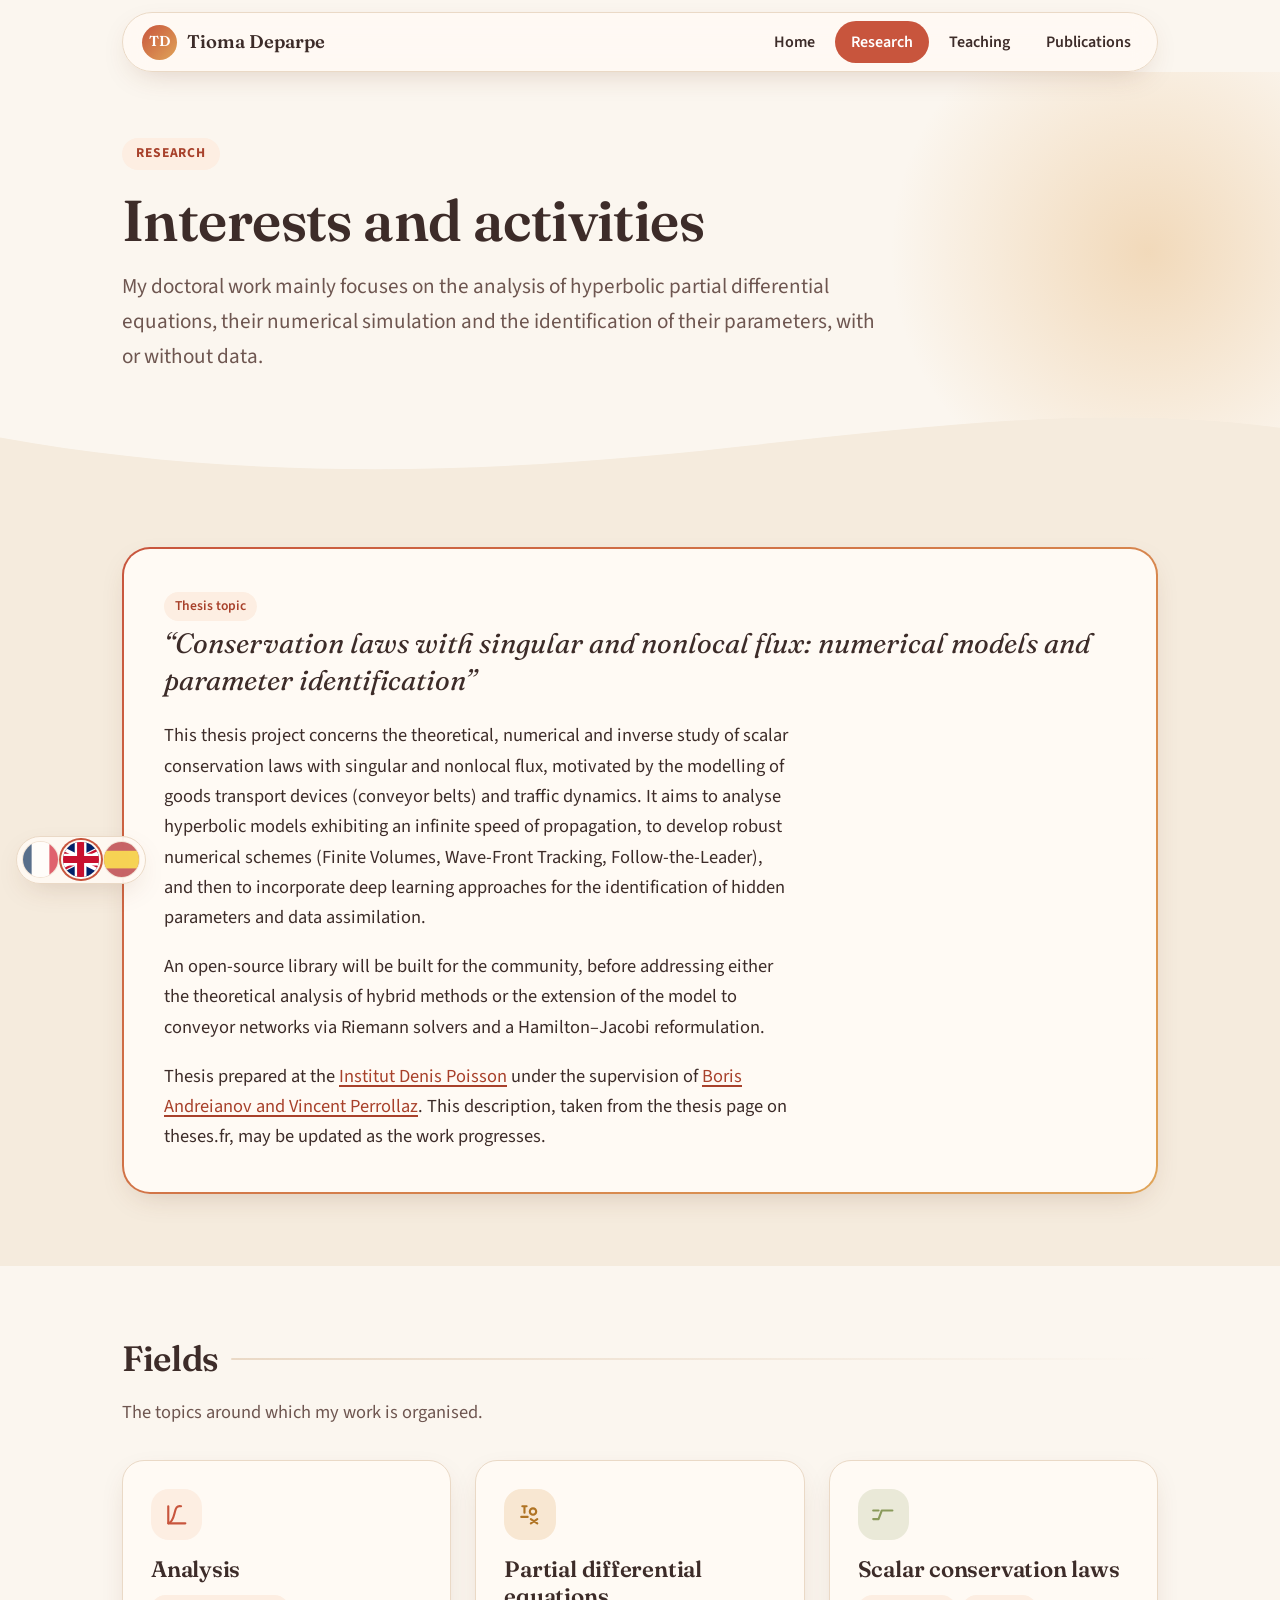
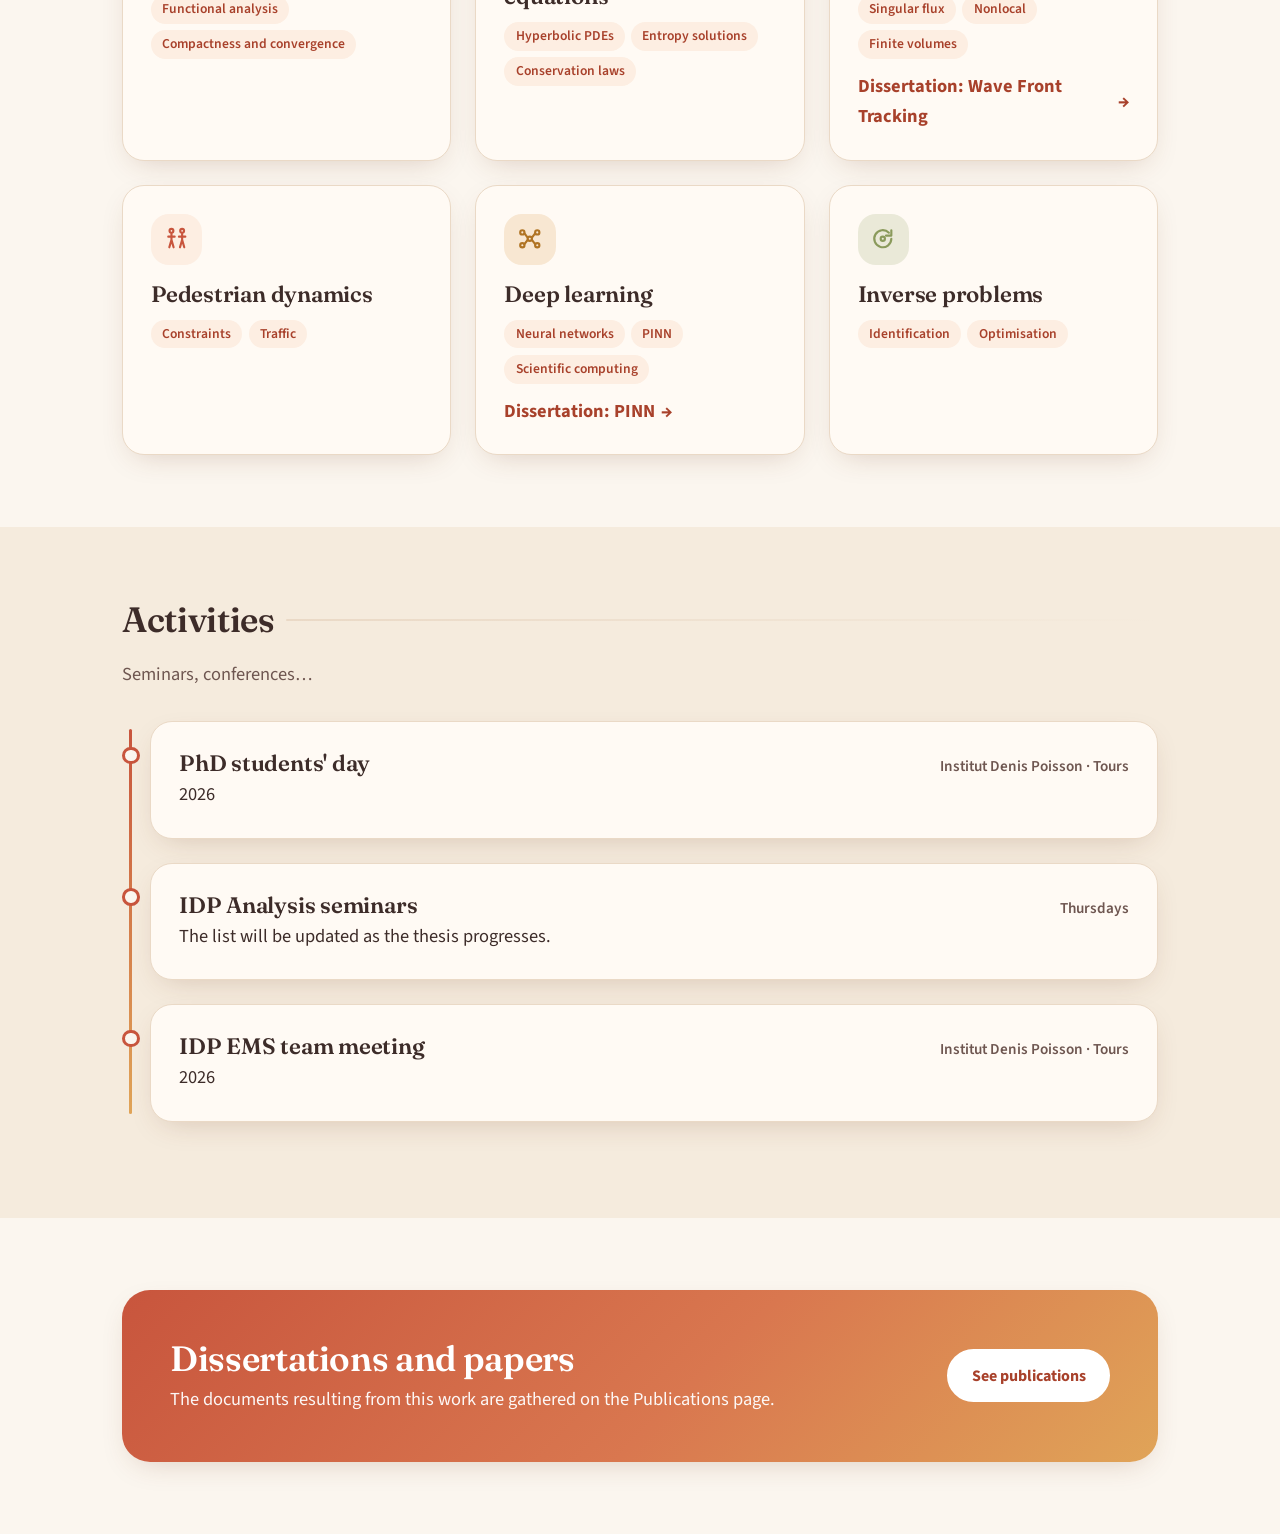
<file: recherche.html>
<!DOCTYPE html>
<html lang="fr">
<head>
  <meta charset="utf-8">
  <meta name="viewport" content="width=device-width, initial-scale=1, viewport-fit=cover">
  <title>Recherche · Tioma Deparpe</title>
  <meta name="description" content="Thèmes de recherche de Tioma Deparpe : analyse, EDP, lois de conservation scalaires, dynamique piétonnière, apprentissage profond, problèmes inverses.">
  <meta name="theme-color" content="#c8553d">
  <link rel="alternate" hreflang="fr" href="recherche.html">
  <link rel="alternate" hreflang="en" href="en/research.html">
  <link rel="alternate" hreflang="es" href="es/investigacion.html">
  <link rel="alternate" hreflang="x-default" href="en/research.html">
  <script src="assets/js/lang.js"></script>
  <link rel="icon" href="assets/img/favicon.svg" type="image/svg+xml">
  <link rel="preconnect" href="https://fonts.googleapis.com">
  <link rel="preconnect" href="https://fonts.gstatic.com" crossorigin>
  <link href="https://fonts.googleapis.com/css2?family=Fraunces:ital,opsz,wght@0,9..144,500;0,9..144,600;1,9..144,500&family=Source+Sans+3:wght@400;600;700&display=swap" rel="stylesheet">
  <link rel="stylesheet" href="assets/css/style.css">
  <script>document.documentElement.classList.add("js");</script>
  <script src="assets/js/main.js" defer></script>
</head>
<body>
  <a class="skip-link" href="#contenu">Aller au contenu</a>

  <header class="site-header">
    <div class="container">
      <nav class="nav" aria-label="Navigation principale">
        <a class="brand" href="index.html"><span class="brand-mark" aria-hidden="true">TD</span>Tioma Deparpe</a>
        <button class="nav-toggle" aria-expanded="false" aria-controls="menu"><span></span><span class="visually-hidden">Menu</span></button>
        <ul class="nav-links" id="menu">
          <li><a href="index.html">Accueil</a></li>
          <li><a href="recherche.html" aria-current="page">Recherche</a></li>
          <li><a href="enseignement.html">Enseignement</a></li>
          <li><a href="publications.html">Publications</a></li>
        </ul>
      </nav>
    </div>
  </header>

  <main id="contenu">
    <section class="hero page-hero">
      <div class="container">
        <span class="eyebrow">Recherche</span>
        <h1>Intérêts et activités</h1>
        <p>Mes travaux de thèse portent principalement sur l'analyse des équations aux dérivées partielles hyperboliques, leur simulation numérique et l'identification de leurs paramètres à partir de données ou non.</p>
      </div>
      <svg class="wave" viewBox="0 0 1440 80" preserveAspectRatio="none" aria-hidden="true"><path fill="currentColor" d="M0 40c240 40 480 40 720 20S1200 0 1440 30v50H0Z"/></svg>
    </section>

    <!-- Thèse -->
    <section class="section section-soft" id="these">
      <div class="container">
        <article class="thesis reveal">
          <span class="tag">Sujet de thèse</span>
          <p class="thesis-title">« Lois de conservation à flux singulier et non local, modèles numériques et identification des paramètres »</p>
          <!-- Résumé issu de theses.fr -->
          <p>Ce projet de thèse porte sur l'étude théorique, numérique et inverse des lois de conservation scalaires à flux singulier et non-local, motivées par la modélisation des dispositifs de transport de marchandises (<em>conveyor belts</em>) et des dynamiques de trafic. Il vise à analyser des modèles hyperboliques présentant une vitesse infinie de propagation, à développer des schémas numériques robustes (Volumes Finis, Wave-Front Tracking, Follow-the-Leader), puis à intégrer des approches d'apprentissage profond pour l'identification de paramètres cachés et l'assimilation de données.</p>
          <p>Une librairie open source sera construite pour la communauté, avant d'aborder soit l'analyse théorique des méthodes hybrides, soit l'extension du modèle aux réseaux de convoyeurs via des solveurs de Riemann et une reformulation Hamilton-Jacobi.</p>
          <p style="margin-bottom:0">Thèse préparée à l'<a href="https://www.idpoisson.fr/" target="_blank" rel="noopener">Institut Denis Poisson</a> sous la direction de <a href="index.html#contenu">Boris Andreianov et Vincent Perrollaz</a>. Ce descriptif, issu de la page web de la thèse sur thèses.fr pourrait être mis à jour suivant l'avancée des travaux.</p>
        </article>
      </div>
    </section>

    <!-- Domaines -->
    <section class="section">
      <div class="container">
        <h2 class="section-title">Domaines</h2>
        <p class="section-intro">Les thèmes autour desquels s'organise mon travail.</p>
        <div class="grid">
          <article class="card reveal">
            <div class="icon-bubble" aria-hidden="true">
              <svg viewBox="0 0 24 24" fill="none" stroke="currentColor" stroke-width="2" stroke-linecap="round" stroke-linejoin="round"><path d="M4 20c4-1 5-6 6-10s2-7 6-6"/><path d="M14 20h6M4 4v16h16"/></svg>
            </div>
            <h3>Analyse</h3>
            <div class="tags"><span class="tag">Analyse fonctionnelle</span><span class="tag">Compacité et convergence</span></div>
          </article>

          <article class="card reveal">
            <div class="icon-bubble ochre" aria-hidden="true">
              <svg viewBox="0 0 24 24" fill="none" stroke="currentColor" stroke-width="2" stroke-linecap="round" stroke-linejoin="round"><path d="M5 4h4M7 4v6M4 14h6M15 6a3 3 0 1 1 0 6 3 3 0 1 1 0-6Z"/><path d="M13 16l6 4M19 16l-6 4"/></svg>
            </div>
            <h3>Équations aux dérivées partielles</h3>
            <div class="tags"><span class="tag">EDP hyperboliques</span><span class="tag">Solutions entropiques</span><span class="tag">Loi de conservation</span></div>
          </article>

          <article class="card reveal">
            <div class="icon-bubble olive" aria-hidden="true">
              <svg viewBox="0 0 24 24" fill="none" stroke="currentColor" stroke-width="2" stroke-linecap="round" stroke-linejoin="round"><path d="M3 16h5l3-8h10"/><path d="M3 8h5"/></svg>
            </div>
            <h3>Lois de conservation scalaires</h3>
            <div class="tags"><span class="tag">Flux singulier</span><span class="tag">Non local</span><span class="tag">Volumes finis</span></div>
            <a class="more" href="publications.html#wave-front-tracking">Mémoire : Wave Front Tracking</a>
          </article>

          <article class="card reveal">
            <div class="icon-bubble" aria-hidden="true">
              <svg viewBox="0 0 24 24" fill="none" stroke="currentColor" stroke-width="2" stroke-linecap="round" stroke-linejoin="round"><circle cx="7" cy="4.5" r="1.8"/><path d="M7 7v6l-2 7M7 13l2 7M4 10h6"/><circle cx="17" cy="4.5" r="1.8"/><path d="M17 7v6l-2 7M17 13l2 7M14 10h6"/></svg>
            </div>
            <h3>Dynamique piétonnière</h3>
            <div class="tags"><span class="tag">Contraintes</span><span class="tag">Trafic</span></div>
          </article>

          <article class="card reveal">
            <div class="icon-bubble ochre" aria-hidden="true">
              <svg viewBox="0 0 24 24" fill="none" stroke="currentColor" stroke-width="2" stroke-linecap="round" stroke-linejoin="round"><circle cx="5" cy="6" r="2"/><circle cx="5" cy="18" r="2"/><circle cx="12" cy="12" r="2"/><circle cx="19" cy="6" r="2"/><circle cx="19" cy="18" r="2"/><path d="m7 7 3 4M7 17l3-4M14 11l3-4M14 13l3 4"/></svg>
            </div>
            <h3>Apprentissage profond</h3>
            <div class="tags"><span class="tag">Réseaux de neurones</span><span class="tag">PINN</span><span class="tag">Calcul scientifique</span></div>
            <a class="more" href="publications.html#pinn">Mémoire : PINN</a>
          </article>

          <article class="card reveal">
            <div class="icon-bubble olive" aria-hidden="true">
              <svg viewBox="0 0 24 24" fill="none" stroke="currentColor" stroke-width="2" stroke-linecap="round" stroke-linejoin="round"><path d="M20 12a8 8 0 1 1-2.3-5.7"/><path d="M20 4v5h-5"/><circle cx="12" cy="12" r="2"/></svg>
            </div>
            <h3>Problèmes inverses</h3>
            <div class="tags"><span class="tag">Identification</span><span class="tag">Optimisation</span></div>
          </article>
        </div>
      </div>
    </section>

    <!-- Activités : section masquée pour l'instant (attribut hidden).
         Pour l'afficher, retirer « hidden » ci-dessous. -->
    <section class="section section-soft">
      <div class="container">
        <h2 class="section-title">Activités</h2>
        <p class="section-intro">Séminaires, conférences...</p>
        <!-- À COMPLÉTER : ajouter une <li> par activité, sur le modèle ci-dessous -->
        <ul class="timeline">
          <li class="reveal">
            <div class="card">
              <div class="course-head">
                <h3>Journée des doctorants</h3>
                <span class="course-meta">Institut Denis Poisson · Tours</span>
              </div>
              <p>2026<!-- À COMPLÉTER : exposés donnés, dates --></p>
            </div>
          </li>
          <li class="reveal">
            <div class="card">
              <div class="course-head">
                <h3>Séminaires d'Analyse de l'IDP</h3>
                <span class="course-meta">Jeudis</span>
              </div>
              <p>La liste sera mise à jour au fil de la thèse.</p>
            </div>
          </li>
          <li class="reveal">
            <div class="card">
              <div class="course-head">
                <h3>Réunion d'équipe EMS de l'IDP</h3>
                <span class="course-meta">Institut Denis Poisson · Tours</span>
              </div>
              <p>2026<!-- À COMPLÉTER : exposés donnés, dates --></p>
            </div>
          </li>
        </ul>
      </div>
    </section>

    <section class="section">
      <div class="container">
        <div class="cta reveal">
          <div>
            <h2>Mémoires et articles</h2>
            <p>Les documents issus de ces travaux sont réunis sur la page Publications.</p>
          </div>
          <a class="btn" href="publications.html">Voir les publications</a>
        </div>
      </div>
    </section>
  </main>


  <nav class="lang-switch" aria-label="Choisir la langue">
    <a href="recherche.html" hreflang="fr" lang="fr" data-lang="fr" title="Français" aria-current="true"><svg viewBox="0 0 3 2" preserveAspectRatio="xMidYMid slice" aria-hidden="true"><rect width="1" height="2" fill="#002654"/><rect x="1" width="1" height="2" fill="#fff"/><rect x="2" width="1" height="2" fill="#ce1126"/></svg><span class="visually-hidden">Français</span></a>
    <a href="en/research.html" hreflang="en" lang="en" data-lang="en" title="English"><svg viewBox="0 0 60 30" preserveAspectRatio="xMidYMid slice" aria-hidden="true"><clipPath id="uk-t"><path d="M30,15h30v15zv15h-30zh-30v-15zv-15h30z"/></clipPath><rect width="60" height="30" fill="#012169"/><path d="M0,0L60,30M60,0L0,30" stroke="#fff" stroke-width="6"/><path d="M0,0L60,30M60,0L0,30" clip-path="url(#uk-t)" stroke="#c8102e" stroke-width="4"/><path d="M30,0v30M0,15h60" stroke="#fff" stroke-width="10"/><path d="M30,0v30M0,15h60" stroke="#c8102e" stroke-width="6"/></svg><span class="visually-hidden">English</span></a>
    <a href="es/investigacion.html" hreflang="es" lang="es" data-lang="es" title="Español"><svg viewBox="0 0 3 2" preserveAspectRatio="xMidYMid slice" aria-hidden="true"><rect width="3" height="2" fill="#aa151b"/><rect y=".5" width="3" height="1" fill="#f1bf00"/></svg><span class="visually-hidden">Español</span></a>
  </nav>

  <button class="to-top" type="button" aria-label="Retour en haut">
    <svg viewBox="0 0 24 24" fill="none" stroke="currentColor" stroke-width="2.5" stroke-linecap="round" stroke-linejoin="round" aria-hidden="true"><path d="m6 15 6-6 6 6"/></svg>
  </button>
</body>
</html>
</file>
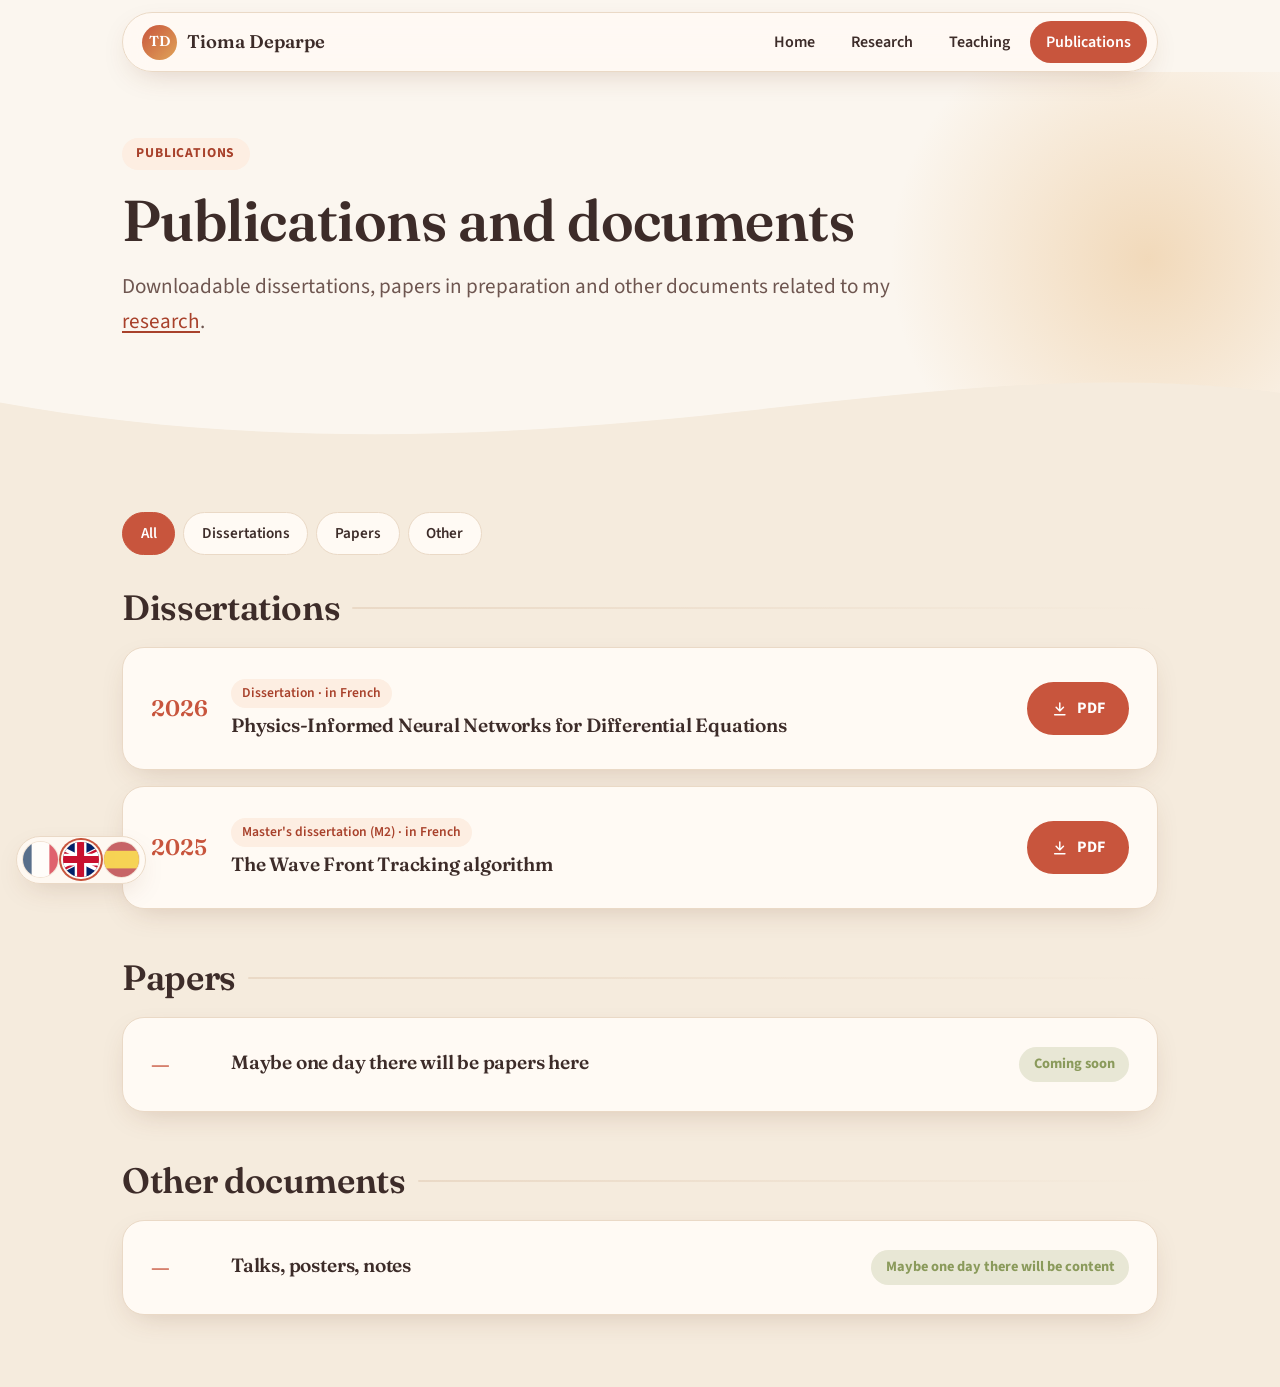
<file: en/publications.html>
<!DOCTYPE html>
<html lang="en">
<head>
  <meta charset="utf-8">
  <meta name="viewport" content="width=device-width, initial-scale=1, viewport-fit=cover">
  <title>Publications · Tioma Deparpe</title>
  <meta name="description" content="Dissertations, papers and documents by Tioma Deparpe.">
  <meta name="theme-color" content="#c8553d">
  <link rel="alternate" hreflang="fr" href="../publications.html">
  <link rel="alternate" hreflang="en" href="publications.html">
  <link rel="alternate" hreflang="es" href="../es/publicaciones.html">
  <link rel="alternate" hreflang="x-default" href="publications.html">
  <script src="../assets/js/lang.js"></script>
  <link rel="icon" href="../assets/img/favicon.svg" type="image/svg+xml">
  <link rel="preconnect" href="https://fonts.googleapis.com">
  <link rel="preconnect" href="https://fonts.gstatic.com" crossorigin>
  <link href="https://fonts.googleapis.com/css2?family=Fraunces:ital,opsz,wght@0,9..144,500;0,9..144,600;1,9..144,500&family=Source+Sans+3:wght@400;600;700&display=swap" rel="stylesheet">
  <link rel="stylesheet" href="../assets/css/style.css">
  <script>document.documentElement.classList.add("js");</script>
  <script src="../assets/js/main.js" defer></script>
</head>
<body>
  <a class="skip-link" href="#contenu">Skip to content</a>

  <header class="site-header">
    <div class="container">
      <nav class="nav" aria-label="Main navigation">
        <a class="brand" href="index.html"><span class="brand-mark" aria-hidden="true">TD</span>Tioma Deparpe</a>
        <button class="nav-toggle" aria-expanded="false" aria-controls="menu"><span></span><span class="visually-hidden">Menu</span></button>
        <ul class="nav-links" id="menu">
          <li><a href="index.html">Home</a></li>
          <li><a href="research.html">Research</a></li>
          <li><a href="teaching.html">Teaching</a></li>
          <li><a href="publications.html" aria-current="page">Publications</a></li>
        </ul>
      </nav>
    </div>
  </header>

  <main id="contenu">
    <section class="hero page-hero">
      <div class="container">
        <span class="eyebrow">Publications</span>
        <h1>Publications and documents</h1>
        <p>Downloadable dissertations, papers in preparation and other documents related to my <a href="research.html">research</a>.</p>
      </div>
      <svg class="wave" viewBox="0 0 1440 80" preserveAspectRatio="none" aria-hidden="true"><path fill="currentColor" d="M0 40c240 40 480 40 720 20S1200 0 1440 30v50H0Z"/></svg>
    </section>

    <section class="section section-soft">
      <div class="container">
        <div class="filters" role="group" aria-label="Filter by type">
          <button class="filter" type="button" data-filter="tous" aria-pressed="true">All</button>
          <button class="filter" type="button" data-filter="memoires" aria-pressed="false">Dissertations</button>
          <button class="filter" type="button" data-filter="articles" aria-pressed="false">Papers</button>
          <button class="filter" type="button" data-filter="autres" aria-pressed="false">Other</button>
        </div>

        <!-- Mémoires -->
        <div data-group="memoires">
          <h2 class="section-title">Dissertations</h2>
          <div class="pub-list" style="margin-bottom:3rem">
            <!-- Pour ajouter un mémoire : copier un bloc <article>, déposer le PDF dans documents/ et mettre à jour le href -->
            <article class="card pub reveal" data-type="memoires" id="pinn">
              <span class="pub-year">2026</span>
              <div>
                <div class="pub-type"><span class="tag">Dissertation · in French</span></div>
                <h3>Physics-Informed Neural Networks for Differential Equations</h3>
              </div>
              <a class="btn" href="../documents/memoire-pinn.pdf" target="_blank" rel="noopener">
                <svg viewBox="0 0 24 24" fill="none" stroke="currentColor" stroke-width="2" stroke-linecap="round" stroke-linejoin="round" aria-hidden="true"><path d="M12 4v11M7 10l5 5 5-5M5 20h14"/></svg>
                PDF
              </a>
            </article>
            <article class="card pub reveal" data-type="memoires" id="wave-front-tracking">
              <span class="pub-year">2025</span>
              <div>
                <div class="pub-type"><span class="tag">Master's dissertation (M2) · in French</span></div>
                <h3>The Wave Front Tracking algorithm</h3>
              </div>
              <a class="btn" href="../documents/memoire-m2-wave-front-tracking.pdf" target="_blank" rel="noopener">
                <svg viewBox="0 0 24 24" fill="none" stroke="currentColor" stroke-width="2" stroke-linecap="round" stroke-linejoin="round" aria-hidden="true"><path d="M12 4v11M7 10l5 5 5-5M5 20h14"/></svg>
                PDF
              </a>
            </article>
          </div>
        </div>

        <!-- Articles -->
        <div data-group="articles">
          <h2 class="section-title">Papers</h2>
          <div class="pub-list" style="margin-bottom:3rem">
            <article class="card pub reveal" data-type="articles">
              <span class="pub-year">—</span>
              <div>
                <h3>Maybe one day there will be papers here</h3>
              </div>
              <span class="badge-soon">Coming soon</span>
            </article>
          </div>
        </div>

        <!-- Autres documents -->
        <div data-group="autres">
          <h2 class="section-title">Other documents</h2>
          <div class="pub-list">
            <article class="card pub reveal" data-type="autres">
              <span class="pub-year">—</span>
              <div>
                <h3>Talks, posters, notes</h3>
              </div>
              <span class="badge-soon">Maybe one day there will be content</span>
            </article>
          </div>
        </div>
      </div>
    </section>

  </main>


  <nav class="lang-switch" aria-label="Choose language">
    <a href="../publications.html" hreflang="fr" lang="fr" data-lang="fr" title="Français"><svg viewBox="0 0 3 2" preserveAspectRatio="xMidYMid slice" aria-hidden="true"><rect width="1" height="2" fill="#002654"/><rect x="1" width="1" height="2" fill="#fff"/><rect x="2" width="1" height="2" fill="#ce1126"/></svg><span class="visually-hidden">Français</span></a>
    <a href="publications.html" hreflang="en" lang="en" data-lang="en" title="English" aria-current="true"><svg viewBox="0 0 60 30" preserveAspectRatio="xMidYMid slice" aria-hidden="true"><clipPath id="uk-t"><path d="M30,15h30v15zv15h-30zh-30v-15zv-15h30z"/></clipPath><rect width="60" height="30" fill="#012169"/><path d="M0,0L60,30M60,0L0,30" stroke="#fff" stroke-width="6"/><path d="M0,0L60,30M60,0L0,30" clip-path="url(#uk-t)" stroke="#c8102e" stroke-width="4"/><path d="M30,0v30M0,15h60" stroke="#fff" stroke-width="10"/><path d="M30,0v30M0,15h60" stroke="#c8102e" stroke-width="6"/></svg><span class="visually-hidden">English</span></a>
    <a href="../es/publicaciones.html" hreflang="es" lang="es" data-lang="es" title="Español"><svg viewBox="0 0 3 2" preserveAspectRatio="xMidYMid slice" aria-hidden="true"><rect width="3" height="2" fill="#aa151b"/><rect y=".5" width="3" height="1" fill="#f1bf00"/></svg><span class="visually-hidden">Español</span></a>
  </nav>

  <button class="to-top" type="button" aria-label="Back to top">
    <svg viewBox="0 0 24 24" fill="none" stroke="currentColor" stroke-width="2.5" stroke-linecap="round" stroke-linejoin="round" aria-hidden="true"><path d="m6 15 6-6 6 6"/></svg>
  </button>
</body>
</html>
</file>
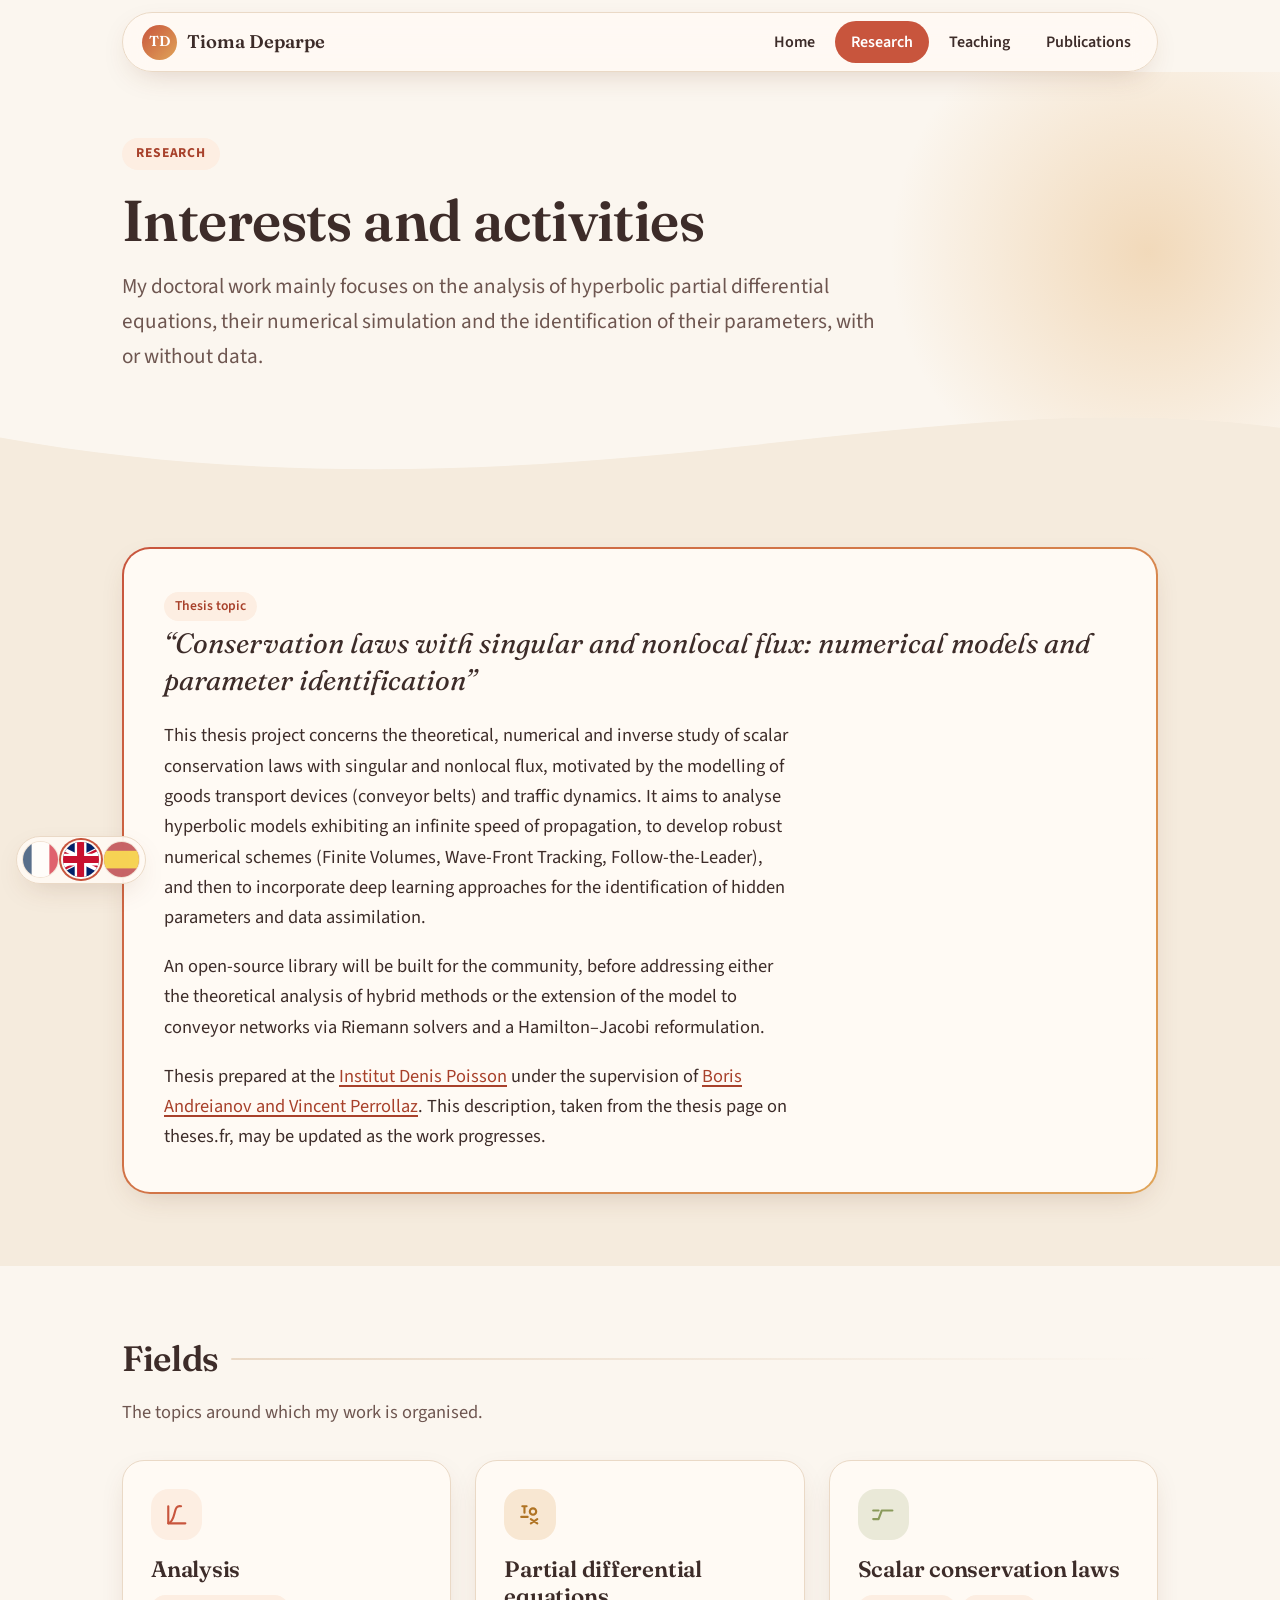
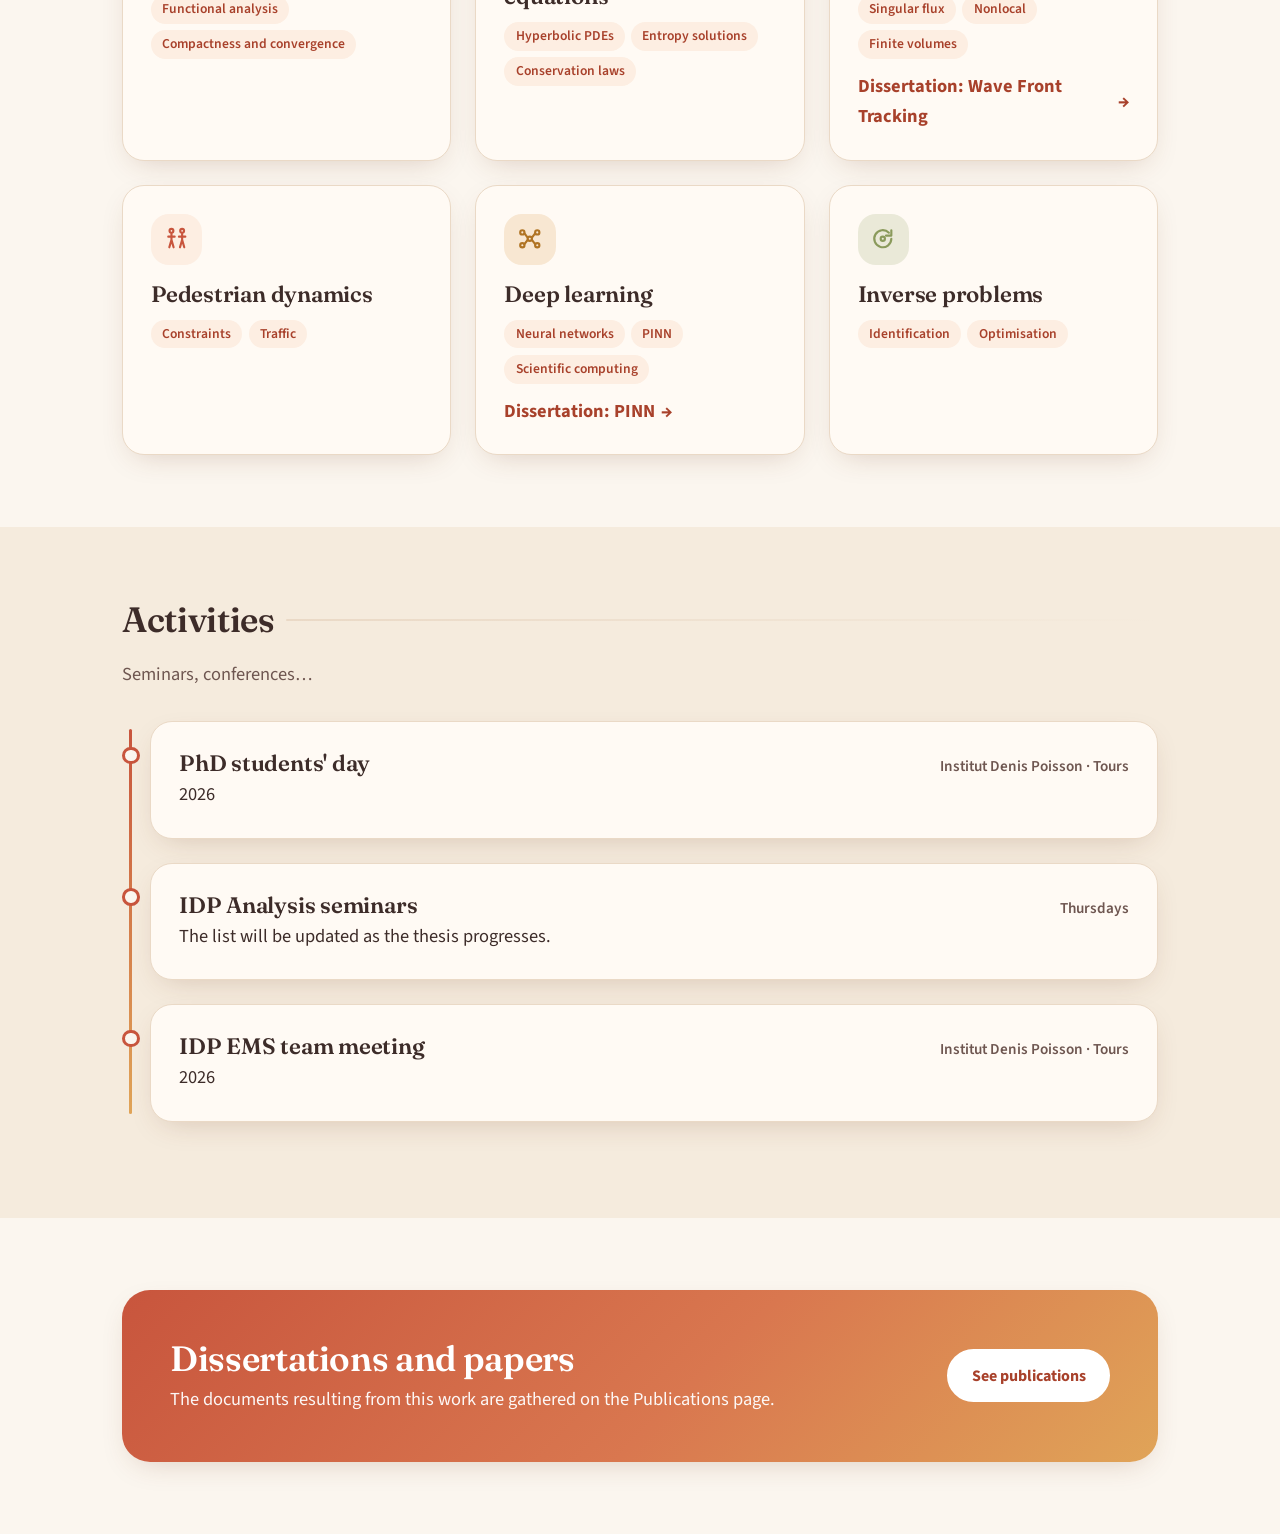
<file: en/research.html>
<!DOCTYPE html>
<html lang="en">
<head>
  <meta charset="utf-8">
  <meta name="viewport" content="width=device-width, initial-scale=1, viewport-fit=cover">
  <title>Research · Tioma Deparpe</title>
  <meta name="description" content="Research topics of Tioma Deparpe: analysis, PDEs, scalar conservation laws, pedestrian dynamics, deep learning, inverse problems.">
  <meta name="theme-color" content="#c8553d">
  <link rel="alternate" hreflang="fr" href="../recherche.html">
  <link rel="alternate" hreflang="en" href="research.html">
  <link rel="alternate" hreflang="es" href="../es/investigacion.html">
  <link rel="alternate" hreflang="x-default" href="research.html">
  <script src="../assets/js/lang.js"></script>
  <link rel="icon" href="../assets/img/favicon.svg" type="image/svg+xml">
  <link rel="preconnect" href="https://fonts.googleapis.com">
  <link rel="preconnect" href="https://fonts.gstatic.com" crossorigin>
  <link href="https://fonts.googleapis.com/css2?family=Fraunces:ital,opsz,wght@0,9..144,500;0,9..144,600;1,9..144,500&family=Source+Sans+3:wght@400;600;700&display=swap" rel="stylesheet">
  <link rel="stylesheet" href="../assets/css/style.css">
  <script>document.documentElement.classList.add("js");</script>
  <script src="../assets/js/main.js" defer></script>
</head>
<body>
  <a class="skip-link" href="#contenu">Skip to content</a>

  <header class="site-header">
    <div class="container">
      <nav class="nav" aria-label="Main navigation">
        <a class="brand" href="index.html"><span class="brand-mark" aria-hidden="true">TD</span>Tioma Deparpe</a>
        <button class="nav-toggle" aria-expanded="false" aria-controls="menu"><span></span><span class="visually-hidden">Menu</span></button>
        <ul class="nav-links" id="menu">
          <li><a href="index.html">Home</a></li>
          <li><a href="research.html" aria-current="page">Research</a></li>
          <li><a href="teaching.html">Teaching</a></li>
          <li><a href="publications.html">Publications</a></li>
        </ul>
      </nav>
    </div>
  </header>

  <main id="contenu">
    <section class="hero page-hero">
      <div class="container">
        <span class="eyebrow">Research</span>
        <h1>Interests and activities</h1>
        <p>My doctoral work mainly focuses on the analysis of hyperbolic partial differential equations, their numerical simulation and the identification of their parameters, with or without data.</p>
      </div>
      <svg class="wave" viewBox="0 0 1440 80" preserveAspectRatio="none" aria-hidden="true"><path fill="currentColor" d="M0 40c240 40 480 40 720 20S1200 0 1440 30v50H0Z"/></svg>
    </section>

    <!-- Thèse -->
    <section class="section section-soft" id="these">
      <div class="container">
        <article class="thesis reveal">
          <span class="tag">Thesis topic</span>
          <p class="thesis-title">“Conservation laws with singular and nonlocal flux: numerical models and parameter identification”</p>
          <!-- Résumé issu de theses.fr -->
          <p>This thesis project concerns the theoretical, numerical and inverse study of scalar conservation laws with singular and nonlocal flux, motivated by the modelling of goods transport devices (conveyor belts) and traffic dynamics. It aims to analyse hyperbolic models exhibiting an infinite speed of propagation, to develop robust numerical schemes (Finite Volumes, Wave-Front Tracking, Follow-the-Leader), and then to incorporate deep learning approaches for the identification of hidden parameters and data assimilation.</p>
          <p>An open-source library will be built for the community, before addressing either the theoretical analysis of hybrid methods or the extension of the model to conveyor networks via Riemann solvers and a Hamilton–Jacobi reformulation.</p>
          <p style="margin-bottom:0">Thesis prepared at the <a href="https://www.idpoisson.fr/" target="_blank" rel="noopener">Institut Denis Poisson</a> under the supervision of <a href="index.html#contenu">Boris Andreianov and Vincent Perrollaz</a>. This description, taken from the thesis page on theses.fr, may be updated as the work progresses.</p>
        </article>
      </div>
    </section>

    <!-- Domaines -->
    <section class="section">
      <div class="container">
        <h2 class="section-title">Fields</h2>
        <p class="section-intro">The topics around which my work is organised.</p>
        <div class="grid">
          <article class="card reveal">
            <div class="icon-bubble" aria-hidden="true">
              <svg viewBox="0 0 24 24" fill="none" stroke="currentColor" stroke-width="2" stroke-linecap="round" stroke-linejoin="round"><path d="M4 20c4-1 5-6 6-10s2-7 6-6"/><path d="M14 20h6M4 4v16h16"/></svg>
            </div>
            <h3>Analysis</h3>
            <div class="tags"><span class="tag">Functional analysis</span><span class="tag">Compactness and convergence</span></div>
          </article>

          <article class="card reveal">
            <div class="icon-bubble ochre" aria-hidden="true">
              <svg viewBox="0 0 24 24" fill="none" stroke="currentColor" stroke-width="2" stroke-linecap="round" stroke-linejoin="round"><path d="M5 4h4M7 4v6M4 14h6M15 6a3 3 0 1 1 0 6 3 3 0 1 1 0-6Z"/><path d="M13 16l6 4M19 16l-6 4"/></svg>
            </div>
            <h3>Partial differential equations</h3>
            <div class="tags"><span class="tag">Hyperbolic PDEs</span><span class="tag">Entropy solutions</span><span class="tag">Conservation laws</span></div>
          </article>

          <article class="card reveal">
            <div class="icon-bubble olive" aria-hidden="true">
              <svg viewBox="0 0 24 24" fill="none" stroke="currentColor" stroke-width="2" stroke-linecap="round" stroke-linejoin="round"><path d="M3 16h5l3-8h10"/><path d="M3 8h5"/></svg>
            </div>
            <h3>Scalar conservation laws</h3>
            <div class="tags"><span class="tag">Singular flux</span><span class="tag">Nonlocal</span><span class="tag">Finite volumes</span></div>
            <a class="more" href="publications.html#wave-front-tracking">Dissertation: Wave Front Tracking</a>
          </article>

          <article class="card reveal">
            <div class="icon-bubble" aria-hidden="true">
              <svg viewBox="0 0 24 24" fill="none" stroke="currentColor" stroke-width="2" stroke-linecap="round" stroke-linejoin="round"><circle cx="7" cy="4.5" r="1.8"/><path d="M7 7v6l-2 7M7 13l2 7M4 10h6"/><circle cx="17" cy="4.5" r="1.8"/><path d="M17 7v6l-2 7M17 13l2 7M14 10h6"/></svg>
            </div>
            <h3>Pedestrian dynamics</h3>
            <div class="tags"><span class="tag">Constraints</span><span class="tag">Traffic</span></div>
          </article>

          <article class="card reveal">
            <div class="icon-bubble ochre" aria-hidden="true">
              <svg viewBox="0 0 24 24" fill="none" stroke="currentColor" stroke-width="2" stroke-linecap="round" stroke-linejoin="round"><circle cx="5" cy="6" r="2"/><circle cx="5" cy="18" r="2"/><circle cx="12" cy="12" r="2"/><circle cx="19" cy="6" r="2"/><circle cx="19" cy="18" r="2"/><path d="m7 7 3 4M7 17l3-4M14 11l3-4M14 13l3 4"/></svg>
            </div>
            <h3>Deep learning</h3>
            <div class="tags"><span class="tag">Neural networks</span><span class="tag">PINN</span><span class="tag">Scientific computing</span></div>
            <a class="more" href="publications.html#pinn">Dissertation: PINN</a>
          </article>

          <article class="card reveal">
            <div class="icon-bubble olive" aria-hidden="true">
              <svg viewBox="0 0 24 24" fill="none" stroke="currentColor" stroke-width="2" stroke-linecap="round" stroke-linejoin="round"><path d="M20 12a8 8 0 1 1-2.3-5.7"/><path d="M20 4v5h-5"/><circle cx="12" cy="12" r="2"/></svg>
            </div>
            <h3>Inverse problems</h3>
            <div class="tags"><span class="tag">Identification</span><span class="tag">Optimisation</span></div>
          </article>
        </div>
      </div>
    </section>

    <!-- Activités : section masquée pour l'instant (attribut hidden).
         Pour l'afficher, retirer « hidden » ci-dessous. -->
    <section class="section section-soft">
      <div class="container">
        <h2 class="section-title">Activities</h2>
        <p class="section-intro">Seminars, conferences…</p>
        <!-- À COMPLÉTER : ajouter une <li> par activité, sur le modèle ci-dessous -->
        <ul class="timeline">
          <li class="reveal">
            <div class="card">
              <div class="course-head">
                <h3>PhD students' day</h3>
                <span class="course-meta">Institut Denis Poisson · Tours</span>
              </div>
              <p>2026<!-- À COMPLÉTER : exposés donnés, dates --></p>
            </div>
          </li>
          <li class="reveal">
            <div class="card">
              <div class="course-head">
                <h3>IDP Analysis seminars</h3>
                <span class="course-meta">Thursdays</span>
              </div>
              <p>The list will be updated as the thesis progresses.</p>
            </div>
          </li>
          <li class="reveal">
            <div class="card">
              <div class="course-head">
                <h3>IDP EMS team meeting</h3>
                <span class="course-meta">Institut Denis Poisson · Tours</span>
              </div>
              <p>2026<!-- À COMPLÉTER : exposés donnés, dates --></p>
            </div>
          </li>
        </ul>
      </div>
    </section>

    <section class="section">
      <div class="container">
        <div class="cta reveal">
          <div>
            <h2>Dissertations and papers</h2>
            <p>The documents resulting from this work are gathered on the Publications page.</p>
          </div>
          <a class="btn" href="publications.html">See publications</a>
        </div>
      </div>
    </section>
  </main>


  <nav class="lang-switch" aria-label="Choose language">
    <a href="../recherche.html" hreflang="fr" lang="fr" data-lang="fr" title="Français"><svg viewBox="0 0 3 2" preserveAspectRatio="xMidYMid slice" aria-hidden="true"><rect width="1" height="2" fill="#002654"/><rect x="1" width="1" height="2" fill="#fff"/><rect x="2" width="1" height="2" fill="#ce1126"/></svg><span class="visually-hidden">Français</span></a>
    <a href="research.html" hreflang="en" lang="en" data-lang="en" title="English" aria-current="true"><svg viewBox="0 0 60 30" preserveAspectRatio="xMidYMid slice" aria-hidden="true"><clipPath id="uk-t"><path d="M30,15h30v15zv15h-30zh-30v-15zv-15h30z"/></clipPath><rect width="60" height="30" fill="#012169"/><path d="M0,0L60,30M60,0L0,30" stroke="#fff" stroke-width="6"/><path d="M0,0L60,30M60,0L0,30" clip-path="url(#uk-t)" stroke="#c8102e" stroke-width="4"/><path d="M30,0v30M0,15h60" stroke="#fff" stroke-width="10"/><path d="M30,0v30M0,15h60" stroke="#c8102e" stroke-width="6"/></svg><span class="visually-hidden">English</span></a>
    <a href="../es/investigacion.html" hreflang="es" lang="es" data-lang="es" title="Español"><svg viewBox="0 0 3 2" preserveAspectRatio="xMidYMid slice" aria-hidden="true"><rect width="3" height="2" fill="#aa151b"/><rect y=".5" width="3" height="1" fill="#f1bf00"/></svg><span class="visually-hidden">Español</span></a>
  </nav>

  <button class="to-top" type="button" aria-label="Back to top">
    <svg viewBox="0 0 24 24" fill="none" stroke="currentColor" stroke-width="2.5" stroke-linecap="round" stroke-linejoin="round" aria-hidden="true"><path d="m6 15 6-6 6 6"/></svg>
  </button>
</body>
</html>
</file>
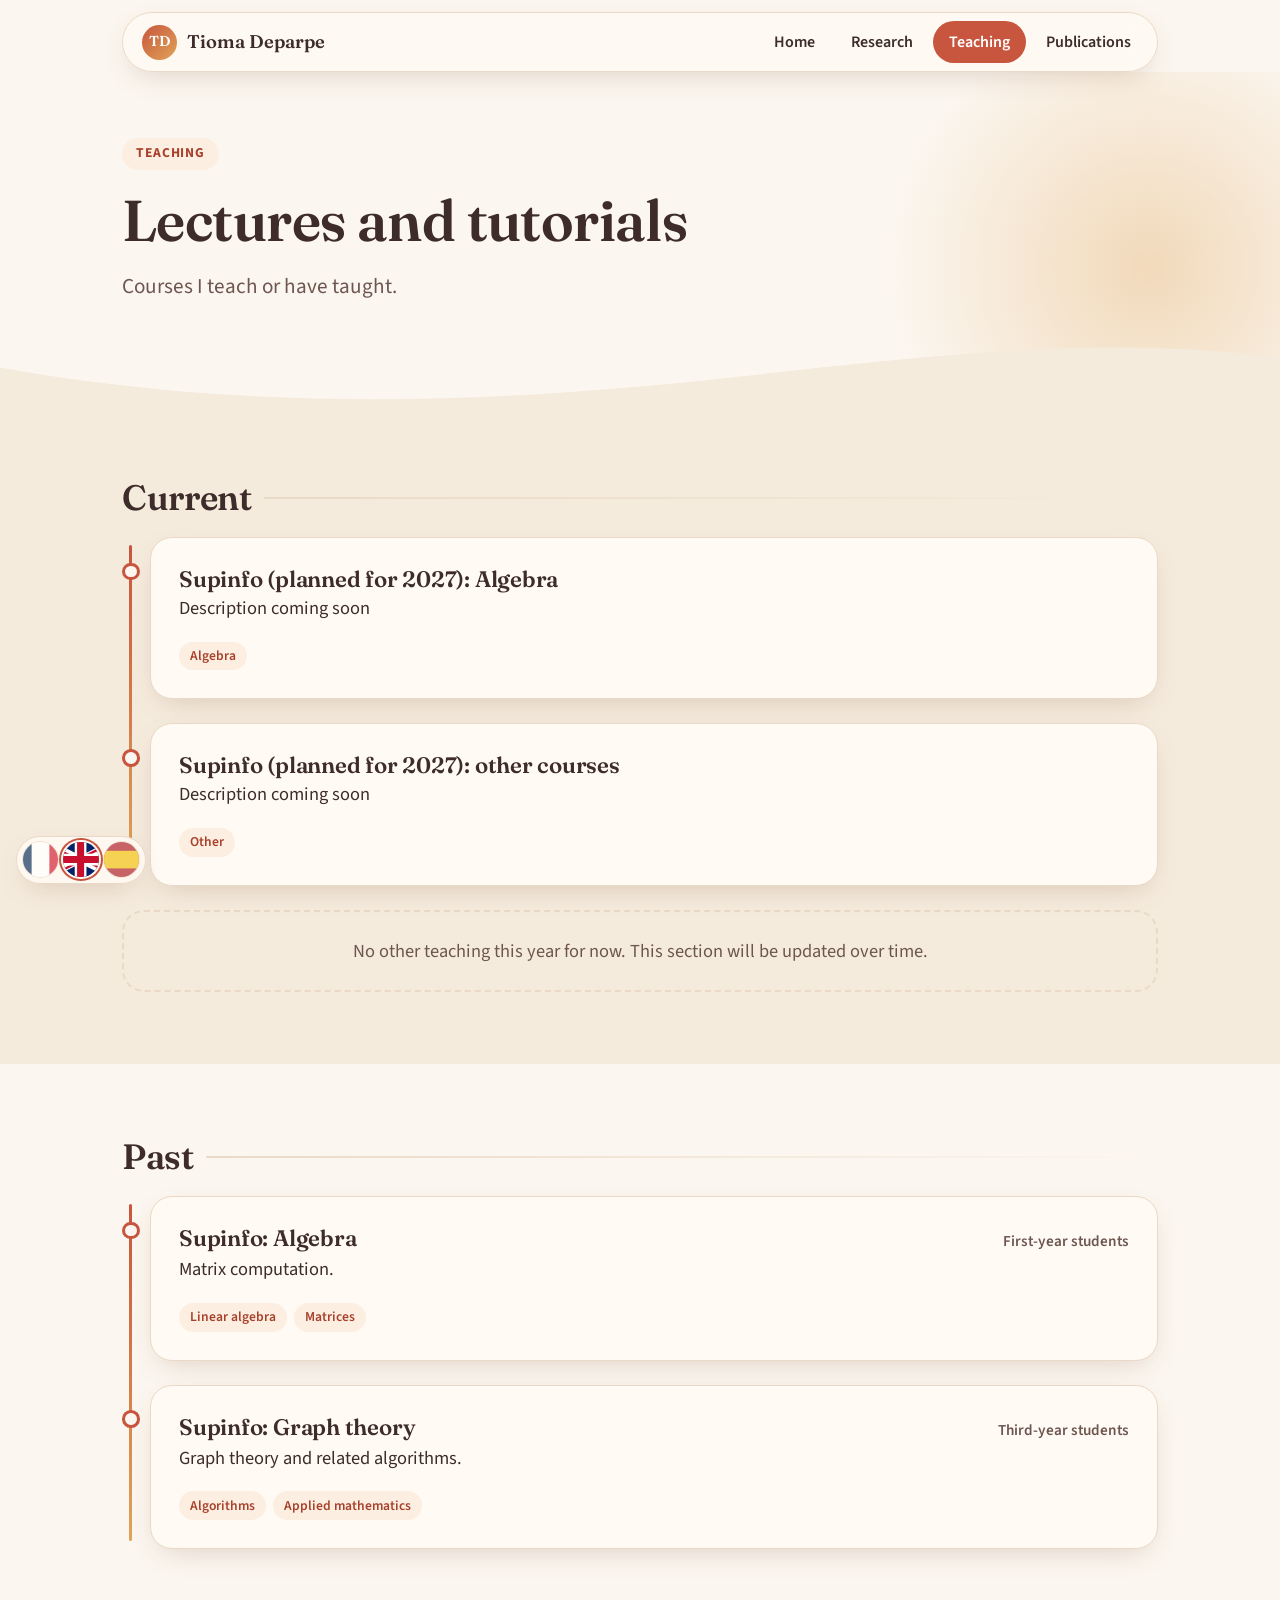
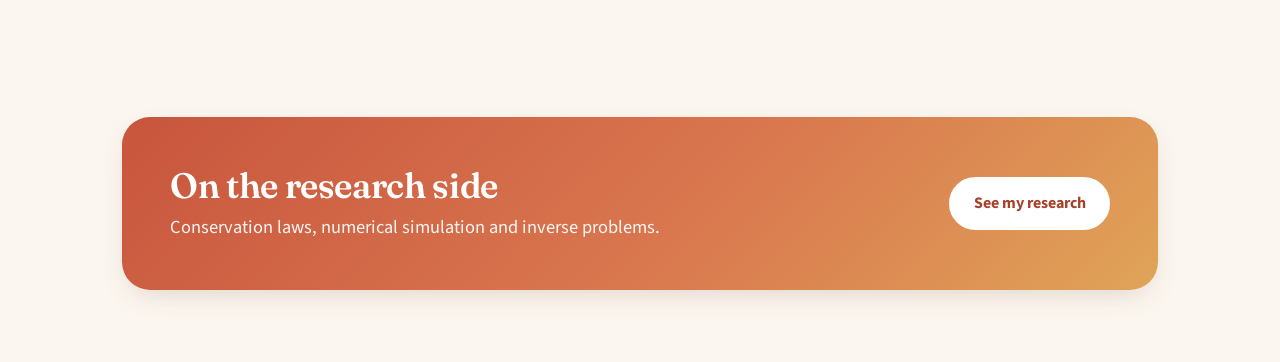
<file: en/teaching.html>
<!DOCTYPE html>
<html lang="en">
<head>
  <meta charset="utf-8">
  <meta name="viewport" content="width=device-width, initial-scale=1, viewport-fit=cover">
  <title>Teaching · Tioma Deparpe</title>
  <meta name="description" content="Teaching of Tioma Deparpe: algebra and graph theory at Supinfo.">
  <meta name="theme-color" content="#c8553d">
  <link rel="alternate" hreflang="fr" href="../enseignement.html">
  <link rel="alternate" hreflang="en" href="teaching.html">
  <link rel="alternate" hreflang="es" href="../es/docencia.html">
  <link rel="alternate" hreflang="x-default" href="teaching.html">
  <script src="../assets/js/lang.js"></script>
  <link rel="icon" href="../assets/img/favicon.svg" type="image/svg+xml">
  <link rel="preconnect" href="https://fonts.googleapis.com">
  <link rel="preconnect" href="https://fonts.gstatic.com" crossorigin>
  <link href="https://fonts.googleapis.com/css2?family=Fraunces:ital,opsz,wght@0,9..144,500;0,9..144,600;1,9..144,500&family=Source+Sans+3:wght@400;600;700&display=swap" rel="stylesheet">
  <link rel="stylesheet" href="../assets/css/style.css">
  <script>document.documentElement.classList.add("js");</script>
  <script src="../assets/js/main.js" defer></script>
</head>
<body>
  <a class="skip-link" href="#contenu">Skip to content</a>

  <header class="site-header">
    <div class="container">
      <nav class="nav" aria-label="Main navigation">
        <a class="brand" href="index.html"><span class="brand-mark" aria-hidden="true">TD</span>Tioma Deparpe</a>
        <button class="nav-toggle" aria-expanded="false" aria-controls="menu"><span></span><span class="visually-hidden">Menu</span></button>
        <ul class="nav-links" id="menu">
          <li><a href="index.html">Home</a></li>
          <li><a href="research.html">Research</a></li>
          <li><a href="teaching.html" aria-current="page">Teaching</a></li>
          <li><a href="publications.html">Publications</a></li>
        </ul>
      </nav>
    </div>
  </header>

  <main id="contenu">
    <section class="hero page-hero">
      <div class="container">
        <span class="eyebrow">Teaching</span>
        <h1>Lectures and tutorials</h1>
        <p>Courses I teach or have taught.</p>
      </div>
      <svg class="wave" viewBox="0 0 1440 80" preserveAspectRatio="none" aria-hidden="true"><path fill="currentColor" d="M0 40c240 40 480 40 720 20S1200 0 1440 30v50H0Z"/></svg>
    </section>

    <section class="section section-soft">
      <div class="container">
        <h2 class="section-title">Current</h2>
        <!-- Une <li> par cours en cours, sur le modèle de la section « Passés » -->
        <ul class="timeline">
          <li class="reveal">
            <article class="card">
              <div class="course-head">
                <h3>Supinfo (planned for 2027): Algebra</h3>
                <span class="course-meta"><!-- À COMPLÉTER : niveau · année --></span>
              </div>
              <!-- À COMPLÉTER : volume horaire, type (CM / TD), contenu -->
              <p>Description coming soon</p>
              <div class="tags"><span class="tag">Algebra</span></div>
            </article>
          </li>
          <li class="reveal">
            <article class="card">
              <div class="course-head">
                <h3>Supinfo (planned for 2027): other courses</h3>
                <span class="course-meta"><!-- À COMPLÉTER : niveau · année --></span>
              </div>
              <!-- À COMPLÉTER : volume horaire, type (CM / TD), contenu -->
              <p>Description coming soon</p>
              <div class="tags"><span class="tag">Other</span></div>
            </article>
          </li>
        </ul>
        <div class="empty reveal">No other teaching this year for now. This section will be updated over time.</div>
      </div>
    </section>

    <section class="section">
      <div class="container">
        <h2 class="section-title">Past</h2>
        <ul class="timeline">
          <li class="reveal">
            <article class="card">
              <div class="course-head">
                <h3>Supinfo: Algebra</h3>
                <span class="course-meta">First-year students</span>
              </div>
              <!-- À COMPLÉTER : volume horaire, type (CM / TD), contenu -->
              <p>Matrix computation.</p>
              <div class="tags"><span class="tag">Linear algebra</span><span class="tag">Matrices</span></div>
            </article>
          </li>
          <li class="reveal">
            <article class="card">
              <div class="course-head">
                <h3>Supinfo: Graph theory</h3>
                <span class="course-meta">Third-year students</span>
              </div>
              <!-- À COMPLÉTER : volume horaire, type (CM / TD), contenu -->
              <p>Graph theory and related algorithms.</p>
              <div class="tags"><span class="tag">Algorithms</span><span class="tag">Applied mathematics</span></div>
            </article>
          </li>
        </ul>
      </div>
    </section>

    <section class="section">
      <div class="container">
        <div class="cta reveal">
          <div>
            <h2>On the research side</h2>
            <p>Conservation laws, numerical simulation and inverse problems.</p>
          </div>
          <a class="btn" href="research.html">See my research</a>
        </div>
      </div>
    </section>
  </main>


  <nav class="lang-switch" aria-label="Choose language">
    <a href="../enseignement.html" hreflang="fr" lang="fr" data-lang="fr" title="Français"><svg viewBox="0 0 3 2" preserveAspectRatio="xMidYMid slice" aria-hidden="true"><rect width="1" height="2" fill="#002654"/><rect x="1" width="1" height="2" fill="#fff"/><rect x="2" width="1" height="2" fill="#ce1126"/></svg><span class="visually-hidden">Français</span></a>
    <a href="teaching.html" hreflang="en" lang="en" data-lang="en" title="English" aria-current="true"><svg viewBox="0 0 60 30" preserveAspectRatio="xMidYMid slice" aria-hidden="true"><clipPath id="uk-t"><path d="M30,15h30v15zv15h-30zh-30v-15zv-15h30z"/></clipPath><rect width="60" height="30" fill="#012169"/><path d="M0,0L60,30M60,0L0,30" stroke="#fff" stroke-width="6"/><path d="M0,0L60,30M60,0L0,30" clip-path="url(#uk-t)" stroke="#c8102e" stroke-width="4"/><path d="M30,0v30M0,15h60" stroke="#fff" stroke-width="10"/><path d="M30,0v30M0,15h60" stroke="#c8102e" stroke-width="6"/></svg><span class="visually-hidden">English</span></a>
    <a href="../es/docencia.html" hreflang="es" lang="es" data-lang="es" title="Español"><svg viewBox="0 0 3 2" preserveAspectRatio="xMidYMid slice" aria-hidden="true"><rect width="3" height="2" fill="#aa151b"/><rect y=".5" width="3" height="1" fill="#f1bf00"/></svg><span class="visually-hidden">Español</span></a>
  </nav>

  <button class="to-top" type="button" aria-label="Back to top">
    <svg viewBox="0 0 24 24" fill="none" stroke="currentColor" stroke-width="2.5" stroke-linecap="round" stroke-linejoin="round" aria-hidden="true"><path d="m6 15 6-6 6 6"/></svg>
  </button>
</body>
</html>
</file>
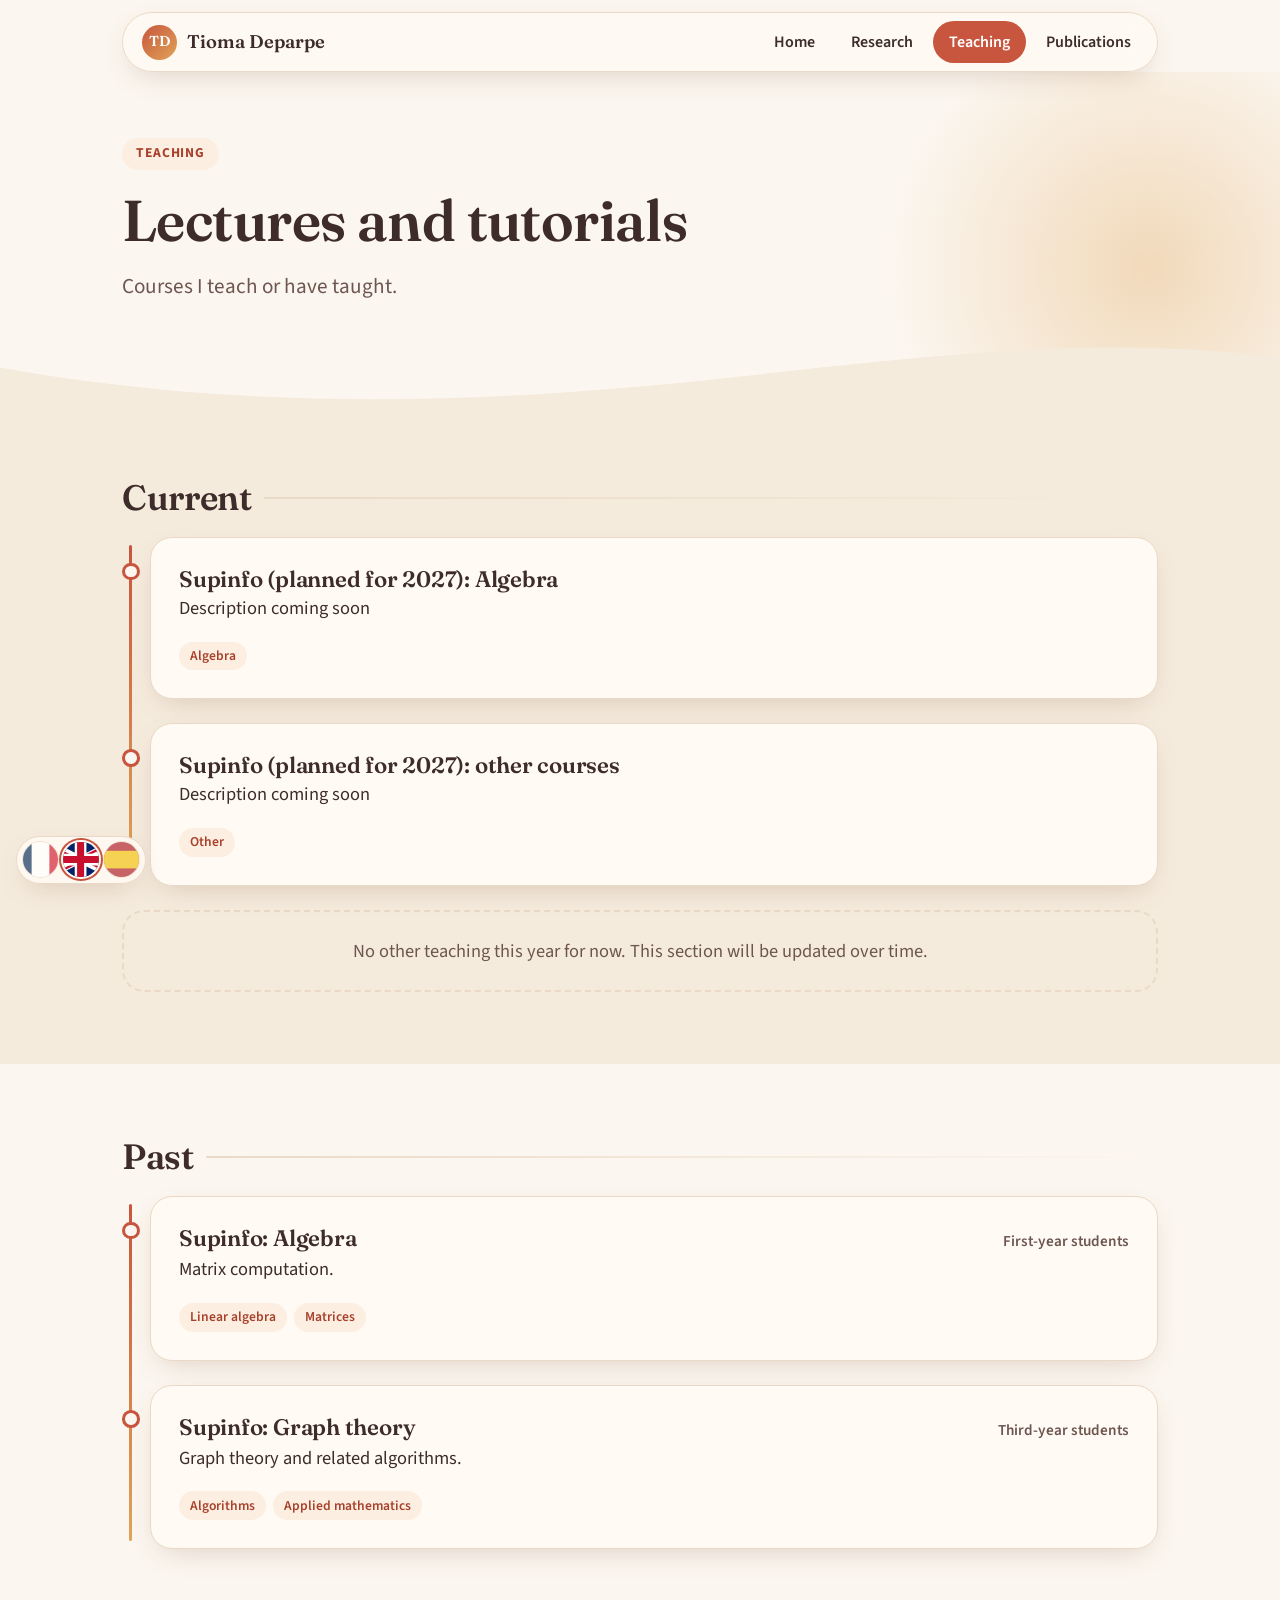
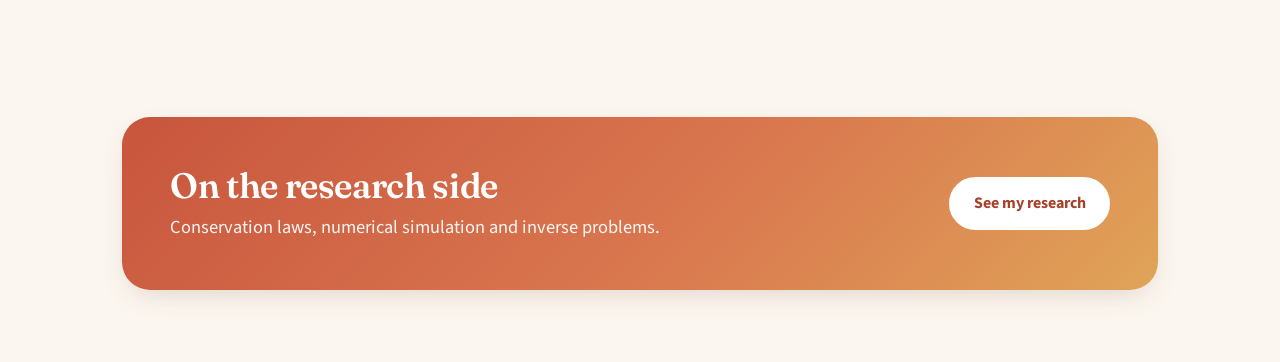
<file: es/docencia.html>
<!DOCTYPE html>
<html lang="es">
<head>
  <meta charset="utf-8">
  <meta name="viewport" content="width=device-width, initial-scale=1, viewport-fit=cover">
  <title>Docencia · Tioma Deparpe</title>
  <meta name="description" content="Docencia de Tioma Deparpe: álgebra y teoría de grafos en Supinfo.">
  <meta name="theme-color" content="#c8553d">
  <link rel="alternate" hreflang="fr" href="../enseignement.html">
  <link rel="alternate" hreflang="en" href="../en/teaching.html">
  <link rel="alternate" hreflang="es" href="docencia.html">
  <link rel="alternate" hreflang="x-default" href="../en/teaching.html">
  <script src="../assets/js/lang.js"></script>
  <link rel="icon" href="../assets/img/favicon.svg" type="image/svg+xml">
  <link rel="preconnect" href="https://fonts.googleapis.com">
  <link rel="preconnect" href="https://fonts.gstatic.com" crossorigin>
  <link href="https://fonts.googleapis.com/css2?family=Fraunces:ital,opsz,wght@0,9..144,500;0,9..144,600;1,9..144,500&family=Source+Sans+3:wght@400;600;700&display=swap" rel="stylesheet">
  <link rel="stylesheet" href="../assets/css/style.css">
  <script>document.documentElement.classList.add("js");</script>
  <script src="../assets/js/main.js" defer></script>
</head>
<body>
  <a class="skip-link" href="#contenu">Ir al contenido</a>

  <header class="site-header">
    <div class="container">
      <nav class="nav" aria-label="Navegación principal">
        <a class="brand" href="index.html"><span class="brand-mark" aria-hidden="true">TD</span>Tioma Deparpe</a>
        <button class="nav-toggle" aria-expanded="false" aria-controls="menu"><span></span><span class="visually-hidden">Menú</span></button>
        <ul class="nav-links" id="menu">
          <li><a href="index.html">Inicio</a></li>
          <li><a href="investigacion.html">Investigación</a></li>
          <li><a href="docencia.html" aria-current="page">Docencia</a></li>
          <li><a href="publicaciones.html">Publicaciones</a></li>
        </ul>
      </nav>
    </div>
  </header>

  <main id="contenu">
    <section class="hero page-hero">
      <div class="container">
        <span class="eyebrow">Docencia</span>
        <h1>Clases y prácticas</h1>
        <p>Las asignaturas que imparto o he impartido.</p>
      </div>
      <svg class="wave" viewBox="0 0 1440 80" preserveAspectRatio="none" aria-hidden="true"><path fill="currentColor" d="M0 40c240 40 480 40 720 20S1200 0 1440 30v50H0Z"/></svg>
    </section>

    <section class="section section-soft">
      <div class="container">
        <h2 class="section-title">Actuales</h2>
        <!-- Une <li> par cours en cours, sur le modèle de la section « Passés » -->
        <ul class="timeline">
          <li class="reveal">
            <article class="card">
              <div class="course-head">
                <h3>Supinfo (previsto para 2027): Álgebra</h3>
                <span class="course-meta"><!-- À COMPLÉTER : niveau · année --></span>
              </div>
              <!-- À COMPLÉTER : volume horaire, type (CM / TD), contenu -->
              <p>Descripción próximamente</p>
              <div class="tags"><span class="tag">Álgebra</span></div>
            </article>
          </li>
          <li class="reveal">
            <article class="card">
              <div class="course-head">
                <h3>Supinfo (previsto para 2027): otras asignaturas</h3>
                <span class="course-meta"><!-- À COMPLÉTER : niveau · année --></span>
              </div>
              <!-- À COMPLÉTER : volume horaire, type (CM / TD), contenu -->
              <p>Descripción próximamente</p>
              <div class="tags"><span class="tag">Otras</span></div>
            </article>
          </li>
        </ul>
        <div class="empty reveal">Por ahora no hay más docencia este año. Esta sección se irá actualizando.</div>
      </div>
    </section>

    <section class="section">
      <div class="container">
        <h2 class="section-title">Anteriores</h2>
        <ul class="timeline">
          <li class="reveal">
            <article class="card">
              <div class="course-head">
                <h3>Supinfo: Álgebra</h3>
                <span class="course-meta">Primer curso</span>
              </div>
              <!-- À COMPLÉTER : volume horaire, type (CM / TD), contenu -->
              <p>Cálculo matricial.</p>
              <div class="tags"><span class="tag">Álgebra lineal</span><span class="tag">Matrices</span></div>
            </article>
          </li>
          <li class="reveal">
            <article class="card">
              <div class="course-head">
                <h3>Supinfo: Teoría de grafos</h3>
                <span class="course-meta">Tercer curso</span>
              </div>
              <!-- À COMPLÉTER : volume horaire, type (CM / TD), contenu -->
              <p>Teoría de grafos y algoritmos asociados.</p>
              <div class="tags"><span class="tag">Algoritmos</span><span class="tag">Matemática aplicada</span></div>
            </article>
          </li>
        </ul>
      </div>
    </section>

    <section class="section">
      <div class="container">
        <div class="cta reveal">
          <div>
            <h2>En cuanto a la investigación</h2>
            <p>Leyes de conservación, simulación numérica y problemas inversos.</p>
          </div>
          <a class="btn" href="investigacion.html">Ver mi investigación</a>
        </div>
      </div>
    </section>
  </main>


  <nav class="lang-switch" aria-label="Elegir idioma">
    <a href="../enseignement.html" hreflang="fr" lang="fr" data-lang="fr" title="Français"><svg viewBox="0 0 3 2" preserveAspectRatio="xMidYMid slice" aria-hidden="true"><rect width="1" height="2" fill="#002654"/><rect x="1" width="1" height="2" fill="#fff"/><rect x="2" width="1" height="2" fill="#ce1126"/></svg><span class="visually-hidden">Français</span></a>
    <a href="../en/teaching.html" hreflang="en" lang="en" data-lang="en" title="English"><svg viewBox="0 0 60 30" preserveAspectRatio="xMidYMid slice" aria-hidden="true"><clipPath id="uk-t"><path d="M30,15h30v15zv15h-30zh-30v-15zv-15h30z"/></clipPath><rect width="60" height="30" fill="#012169"/><path d="M0,0L60,30M60,0L0,30" stroke="#fff" stroke-width="6"/><path d="M0,0L60,30M60,0L0,30" clip-path="url(#uk-t)" stroke="#c8102e" stroke-width="4"/><path d="M30,0v30M0,15h60" stroke="#fff" stroke-width="10"/><path d="M30,0v30M0,15h60" stroke="#c8102e" stroke-width="6"/></svg><span class="visually-hidden">English</span></a>
    <a href="docencia.html" hreflang="es" lang="es" data-lang="es" title="Español" aria-current="true"><svg viewBox="0 0 3 2" preserveAspectRatio="xMidYMid slice" aria-hidden="true"><rect width="3" height="2" fill="#aa151b"/><rect y=".5" width="3" height="1" fill="#f1bf00"/></svg><span class="visually-hidden">Español</span></a>
  </nav>

  <button class="to-top" type="button" aria-label="Volver arriba">
    <svg viewBox="0 0 24 24" fill="none" stroke="currentColor" stroke-width="2.5" stroke-linecap="round" stroke-linejoin="round" aria-hidden="true"><path d="m6 15 6-6 6 6"/></svg>
  </button>
</body>
</html>
</file>
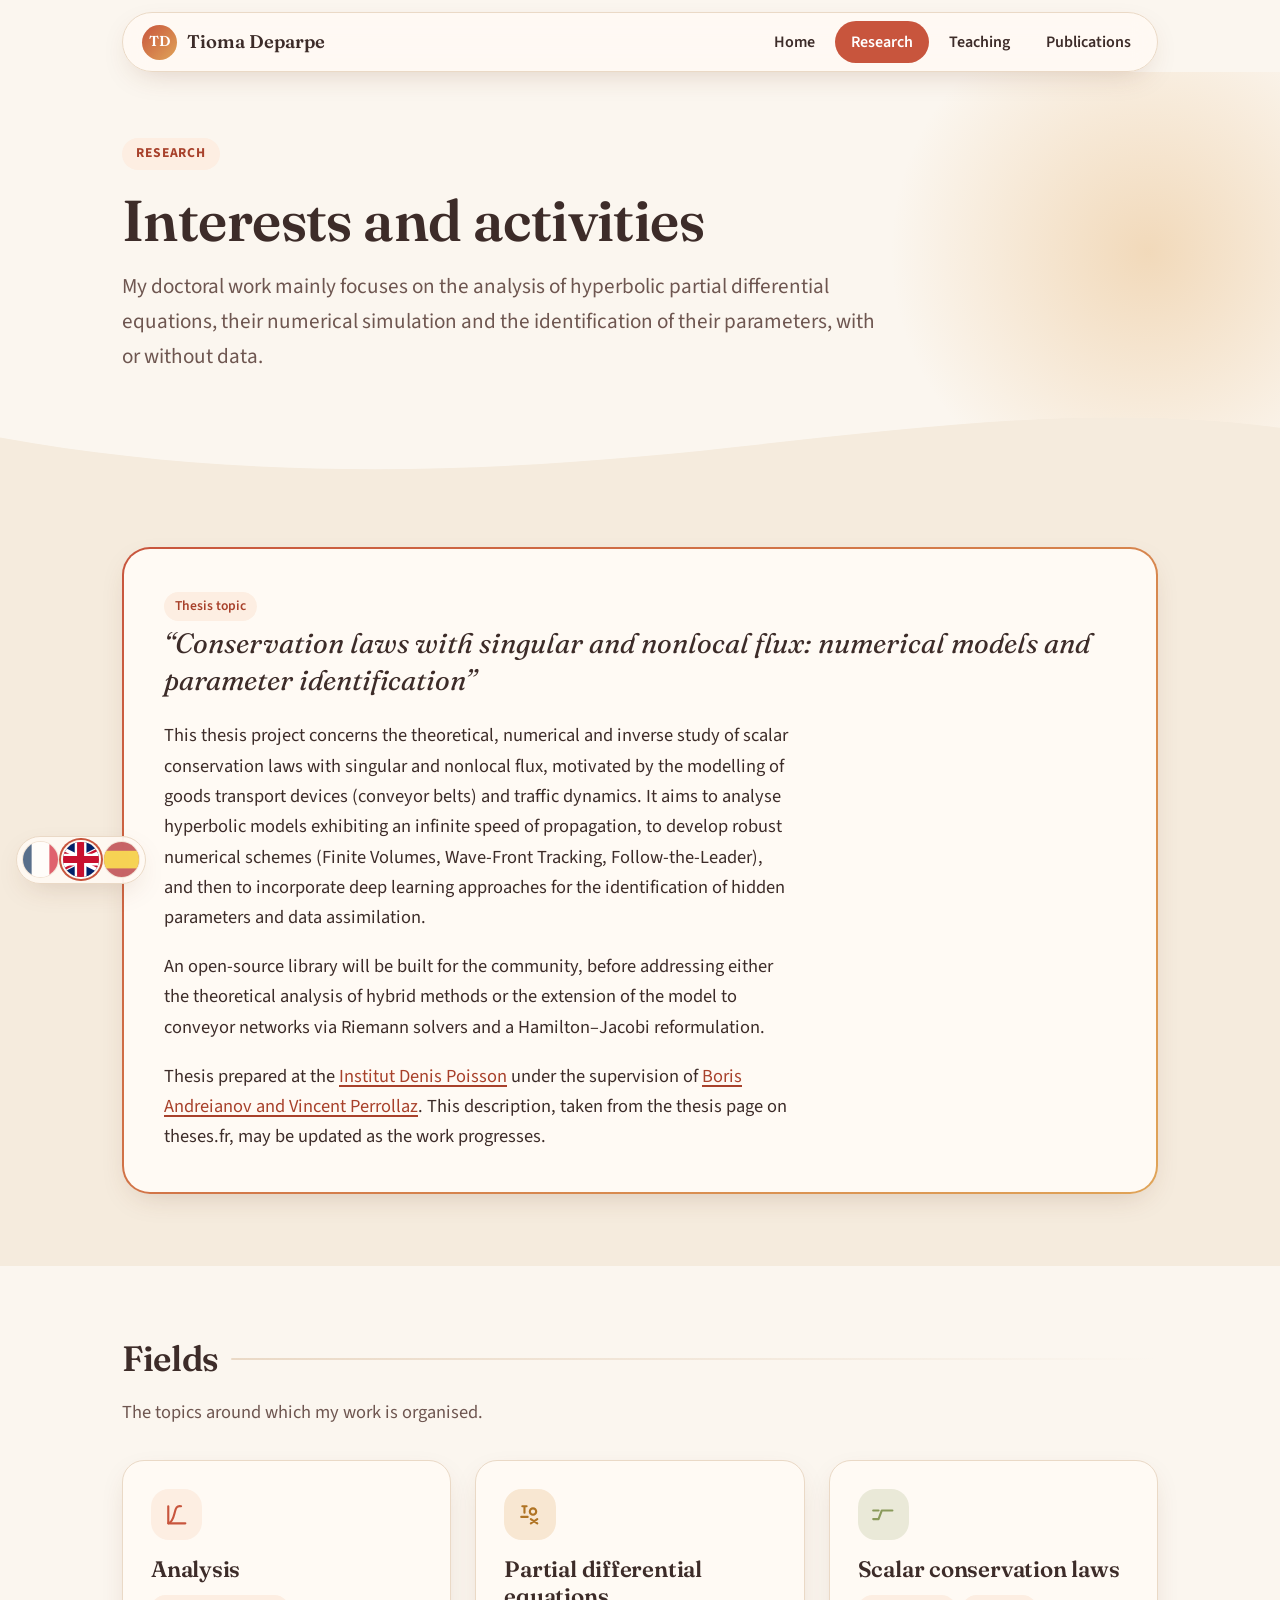
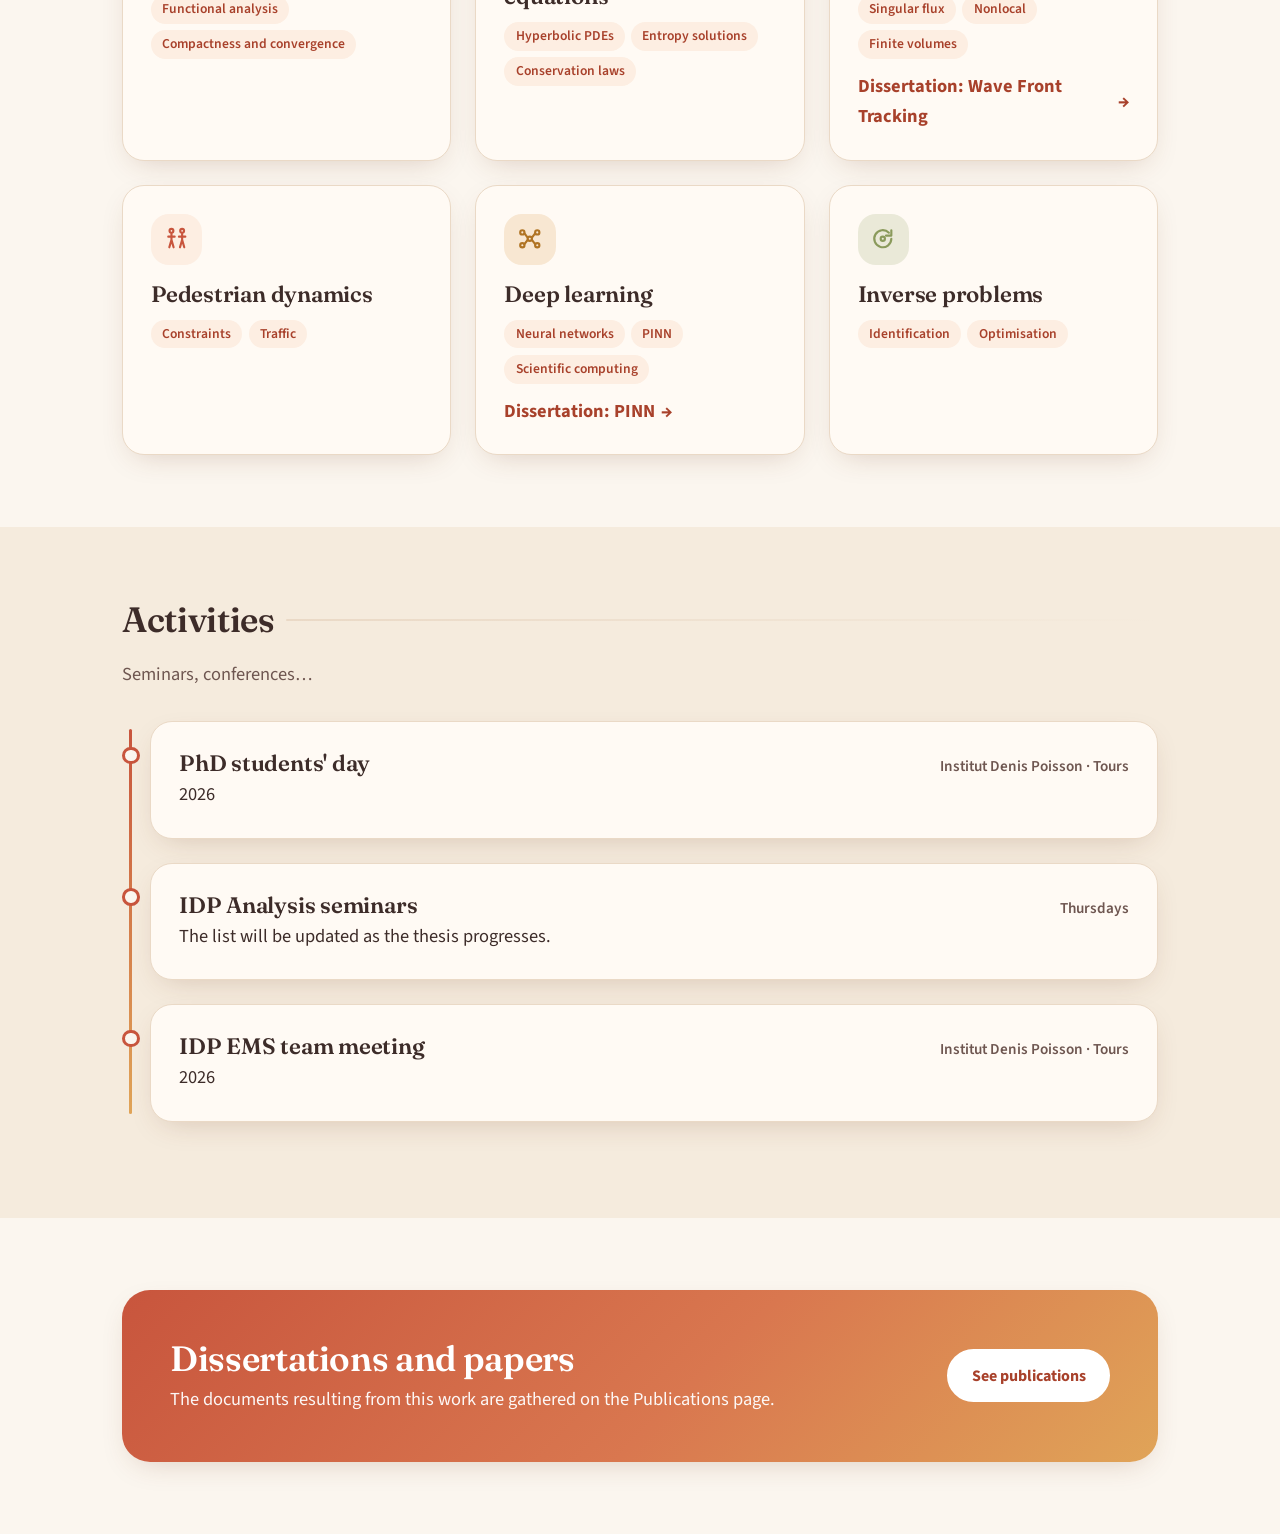
<file: es/investigacion.html>
<!DOCTYPE html>
<html lang="es">
<head>
  <meta charset="utf-8">
  <meta name="viewport" content="width=device-width, initial-scale=1, viewport-fit=cover">
  <title>Investigación · Tioma Deparpe</title>
  <meta name="description" content="Temas de investigación de Tioma Deparpe: análisis, EDP, leyes de conservación escalares, dinámica peatonal, aprendizaje profundo, problemas inversos.">
  <meta name="theme-color" content="#c8553d">
  <link rel="alternate" hreflang="fr" href="../recherche.html">
  <link rel="alternate" hreflang="en" href="../en/research.html">
  <link rel="alternate" hreflang="es" href="investigacion.html">
  <link rel="alternate" hreflang="x-default" href="../en/research.html">
  <script src="../assets/js/lang.js"></script>
  <link rel="icon" href="../assets/img/favicon.svg" type="image/svg+xml">
  <link rel="preconnect" href="https://fonts.googleapis.com">
  <link rel="preconnect" href="https://fonts.gstatic.com" crossorigin>
  <link href="https://fonts.googleapis.com/css2?family=Fraunces:ital,opsz,wght@0,9..144,500;0,9..144,600;1,9..144,500&family=Source+Sans+3:wght@400;600;700&display=swap" rel="stylesheet">
  <link rel="stylesheet" href="../assets/css/style.css">
  <script>document.documentElement.classList.add("js");</script>
  <script src="../assets/js/main.js" defer></script>
</head>
<body>
  <a class="skip-link" href="#contenu">Ir al contenido</a>

  <header class="site-header">
    <div class="container">
      <nav class="nav" aria-label="Navegación principal">
        <a class="brand" href="index.html"><span class="brand-mark" aria-hidden="true">TD</span>Tioma Deparpe</a>
        <button class="nav-toggle" aria-expanded="false" aria-controls="menu"><span></span><span class="visually-hidden">Menú</span></button>
        <ul class="nav-links" id="menu">
          <li><a href="index.html">Inicio</a></li>
          <li><a href="investigacion.html" aria-current="page">Investigación</a></li>
          <li><a href="docencia.html">Docencia</a></li>
          <li><a href="publicaciones.html">Publicaciones</a></li>
        </ul>
      </nav>
    </div>
  </header>

  <main id="contenu">
    <section class="hero page-hero">
      <div class="container">
        <span class="eyebrow">Investigación</span>
        <h1>Intereses y actividades</h1>
        <p>Mi trabajo de tesis se centra principalmente en el análisis de ecuaciones en derivadas parciales hiperbólicas, su simulación numérica y la identificación de sus parámetros, a partir de datos o no.</p>
      </div>
      <svg class="wave" viewBox="0 0 1440 80" preserveAspectRatio="none" aria-hidden="true"><path fill="currentColor" d="M0 40c240 40 480 40 720 20S1200 0 1440 30v50H0Z"/></svg>
    </section>

    <!-- Thèse -->
    <section class="section section-soft" id="these">
      <div class="container">
        <article class="thesis reveal">
          <span class="tag">Tema de tesis</span>
          <p class="thesis-title">«&nbsp;Leyes de conservación con flujo singular y no local: modelos numéricos e identificación de parámetros&nbsp;»</p>
          <!-- Résumé issu de theses.fr -->
          <p>Este proyecto de tesis trata del estudio teórico, numérico e inverso de las leyes de conservación escalares con flujo singular y no local, motivadas por la modelización de los dispositivos de transporte de mercancías (cintas transportadoras, <em>conveyor belts</em>) y de las dinámicas de tráfico. Su objetivo es analizar modelos hiperbólicos que presentan una velocidad de propagación infinita, desarrollar esquemas numéricos robustos (Volúmenes Finitos, Wave-Front Tracking, Follow-the-Leader) e integrar después enfoques de aprendizaje profundo para la identificación de parámetros ocultos y la asimilación de datos.</p>
          <p>Se construirá una biblioteca de código abierto para la comunidad, antes de abordar bien el análisis teórico de los métodos híbridos, bien la extensión del modelo a redes de cintas transportadoras mediante solucionadores de Riemann y una reformulación de Hamilton-Jacobi.</p>
          <p style="margin-bottom:0">Tesis preparada en el <a href="https://www.idpoisson.fr/" target="_blank" rel="noopener">Institut Denis Poisson</a> bajo la dirección de <a href="index.html#contenu">Boris Andreianov y Vincent Perrollaz</a>. Esta descripción, tomada de la página de la tesis en theses.fr, podrá actualizarse a medida que avance el trabajo.</p>
        </article>
      </div>
    </section>

    <!-- Domaines -->
    <section class="section">
      <div class="container">
        <h2 class="section-title">Áreas</h2>
        <p class="section-intro">Los temas en torno a los cuales se organiza mi trabajo.</p>
        <div class="grid">
          <article class="card reveal">
            <div class="icon-bubble" aria-hidden="true">
              <svg viewBox="0 0 24 24" fill="none" stroke="currentColor" stroke-width="2" stroke-linecap="round" stroke-linejoin="round"><path d="M4 20c4-1 5-6 6-10s2-7 6-6"/><path d="M14 20h6M4 4v16h16"/></svg>
            </div>
            <h3>Análisis</h3>
            <div class="tags"><span class="tag">Análisis funcional</span><span class="tag">Compacidad y convergencia</span></div>
          </article>

          <article class="card reveal">
            <div class="icon-bubble ochre" aria-hidden="true">
              <svg viewBox="0 0 24 24" fill="none" stroke="currentColor" stroke-width="2" stroke-linecap="round" stroke-linejoin="round"><path d="M5 4h4M7 4v6M4 14h6M15 6a3 3 0 1 1 0 6 3 3 0 1 1 0-6Z"/><path d="M13 16l6 4M19 16l-6 4"/></svg>
            </div>
            <h3>Ecuaciones en derivadas parciales</h3>
            <div class="tags"><span class="tag">EDP hiperbólicas</span><span class="tag">Soluciones entrópicas</span><span class="tag">Leyes de conservación</span></div>
          </article>

          <article class="card reveal">
            <div class="icon-bubble olive" aria-hidden="true">
              <svg viewBox="0 0 24 24" fill="none" stroke="currentColor" stroke-width="2" stroke-linecap="round" stroke-linejoin="round"><path d="M3 16h5l3-8h10"/><path d="M3 8h5"/></svg>
            </div>
            <h3>Leyes de conservación escalares</h3>
            <div class="tags"><span class="tag">Flujo singular</span><span class="tag">No local</span><span class="tag">Volúmenes finitos</span></div>
            <a class="more" href="publicaciones.html#wave-front-tracking">Memoria: Wave Front Tracking</a>
          </article>

          <article class="card reveal">
            <div class="icon-bubble" aria-hidden="true">
              <svg viewBox="0 0 24 24" fill="none" stroke="currentColor" stroke-width="2" stroke-linecap="round" stroke-linejoin="round"><circle cx="7" cy="4.5" r="1.8"/><path d="M7 7v6l-2 7M7 13l2 7M4 10h6"/><circle cx="17" cy="4.5" r="1.8"/><path d="M17 7v6l-2 7M17 13l2 7M14 10h6"/></svg>
            </div>
            <h3>Dinámica peatonal</h3>
            <div class="tags"><span class="tag">Restricciones</span><span class="tag">Tráfico</span></div>
          </article>

          <article class="card reveal">
            <div class="icon-bubble ochre" aria-hidden="true">
              <svg viewBox="0 0 24 24" fill="none" stroke="currentColor" stroke-width="2" stroke-linecap="round" stroke-linejoin="round"><circle cx="5" cy="6" r="2"/><circle cx="5" cy="18" r="2"/><circle cx="12" cy="12" r="2"/><circle cx="19" cy="6" r="2"/><circle cx="19" cy="18" r="2"/><path d="m7 7 3 4M7 17l3-4M14 11l3-4M14 13l3 4"/></svg>
            </div>
            <h3>Aprendizaje profundo</h3>
            <div class="tags"><span class="tag">Redes neuronales</span><span class="tag">PINN</span><span class="tag">Cálculo científico</span></div>
            <a class="more" href="publicaciones.html#pinn">Memoria: PINN</a>
          </article>

          <article class="card reveal">
            <div class="icon-bubble olive" aria-hidden="true">
              <svg viewBox="0 0 24 24" fill="none" stroke="currentColor" stroke-width="2" stroke-linecap="round" stroke-linejoin="round"><path d="M20 12a8 8 0 1 1-2.3-5.7"/><path d="M20 4v5h-5"/><circle cx="12" cy="12" r="2"/></svg>
            </div>
            <h3>Problemas inversos</h3>
            <div class="tags"><span class="tag">Identificación</span><span class="tag">Optimización</span></div>
          </article>
        </div>
      </div>
    </section>

    <!-- Activités : section masquée pour l'instant (attribut hidden).
         Pour l'afficher, retirer « hidden » ci-dessous. -->
    <section class="section section-soft">
      <div class="container">
        <h2 class="section-title">Actividades</h2>
        <p class="section-intro">Seminarios, congresos…</p>
        <!-- À COMPLÉTER : ajouter une <li> par activité, sur le modèle ci-dessous -->
        <ul class="timeline">
          <li class="reveal">
            <div class="card">
              <div class="course-head">
                <h3>Jornada de doctorandos</h3>
                <span class="course-meta">Institut Denis Poisson · Tours</span>
              </div>
              <p>2026<!-- À COMPLÉTER : exposés donnés, dates --></p>
            </div>
          </li>
          <li class="reveal">
            <div class="card">
              <div class="course-head">
                <h3>Seminarios de Análisis del IDP</h3>
                <span class="course-meta">Los jueves</span>
              </div>
              <p>La lista se actualizará a lo largo de la tesis.</p>
            </div>
          </li>
          <li class="reveal">
            <div class="card">
              <div class="course-head">
                <h3>Reunión del equipo EMS del IDP</h3>
                <span class="course-meta">Institut Denis Poisson · Tours</span>
              </div>
              <p>2026<!-- À COMPLÉTER : exposés donnés, dates --></p>
            </div>
          </li>
        </ul>
      </div>
    </section>

    <section class="section">
      <div class="container">
        <div class="cta reveal">
          <div>
            <h2>Memorias y artículos</h2>
            <p>Los documentos resultantes de este trabajo están reunidos en la página Publicaciones.</p>
          </div>
          <a class="btn" href="publicaciones.html">Ver las publicaciones</a>
        </div>
      </div>
    </section>
  </main>


  <nav class="lang-switch" aria-label="Elegir idioma">
    <a href="../recherche.html" hreflang="fr" lang="fr" data-lang="fr" title="Français"><svg viewBox="0 0 3 2" preserveAspectRatio="xMidYMid slice" aria-hidden="true"><rect width="1" height="2" fill="#002654"/><rect x="1" width="1" height="2" fill="#fff"/><rect x="2" width="1" height="2" fill="#ce1126"/></svg><span class="visually-hidden">Français</span></a>
    <a href="../en/research.html" hreflang="en" lang="en" data-lang="en" title="English"><svg viewBox="0 0 60 30" preserveAspectRatio="xMidYMid slice" aria-hidden="true"><clipPath id="uk-t"><path d="M30,15h30v15zv15h-30zh-30v-15zv-15h30z"/></clipPath><rect width="60" height="30" fill="#012169"/><path d="M0,0L60,30M60,0L0,30" stroke="#fff" stroke-width="6"/><path d="M0,0L60,30M60,0L0,30" clip-path="url(#uk-t)" stroke="#c8102e" stroke-width="4"/><path d="M30,0v30M0,15h60" stroke="#fff" stroke-width="10"/><path d="M30,0v30M0,15h60" stroke="#c8102e" stroke-width="6"/></svg><span class="visually-hidden">English</span></a>
    <a href="investigacion.html" hreflang="es" lang="es" data-lang="es" title="Español" aria-current="true"><svg viewBox="0 0 3 2" preserveAspectRatio="xMidYMid slice" aria-hidden="true"><rect width="3" height="2" fill="#aa151b"/><rect y=".5" width="3" height="1" fill="#f1bf00"/></svg><span class="visually-hidden">Español</span></a>
  </nav>

  <button class="to-top" type="button" aria-label="Volver arriba">
    <svg viewBox="0 0 24 24" fill="none" stroke="currentColor" stroke-width="2.5" stroke-linecap="round" stroke-linejoin="round" aria-hidden="true"><path d="m6 15 6-6 6 6"/></svg>
  </button>
</body>
</html>
</file>
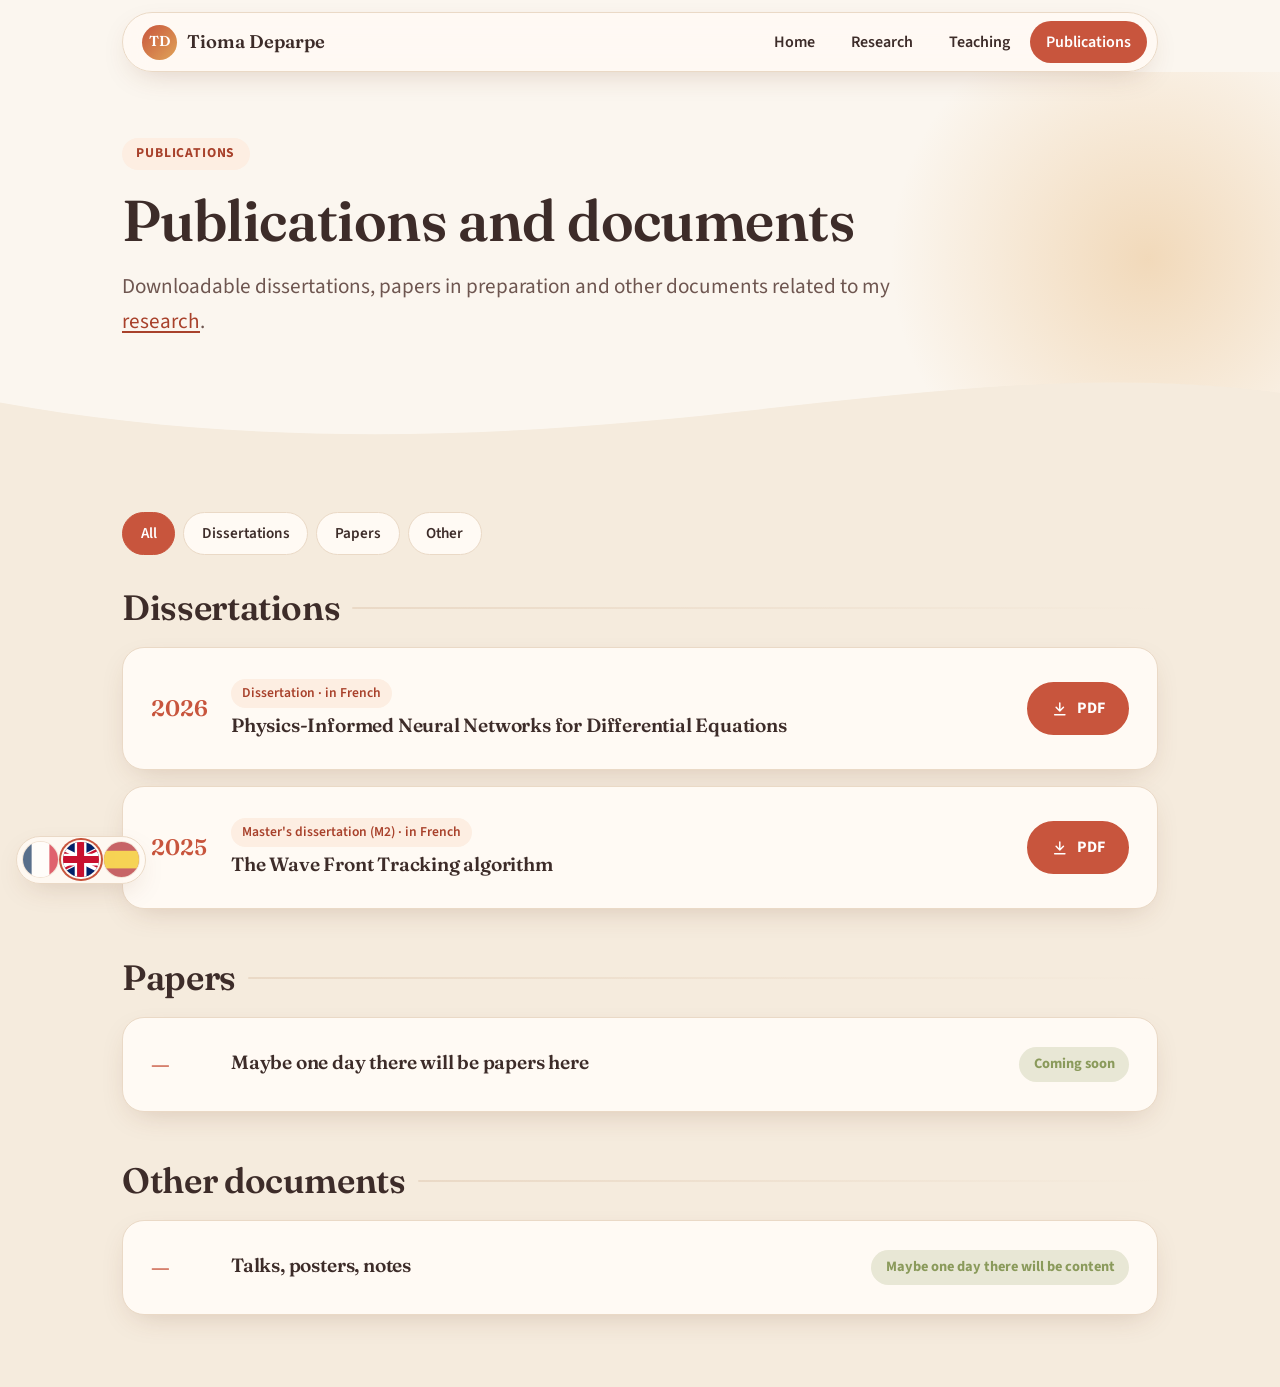
<file: es/publicaciones.html>
<!DOCTYPE html>
<html lang="es">
<head>
  <meta charset="utf-8">
  <meta name="viewport" content="width=device-width, initial-scale=1, viewport-fit=cover">
  <title>Publicaciones · Tioma Deparpe</title>
  <meta name="description" content="Memorias, artículos y documentos de Tioma Deparpe.">
  <meta name="theme-color" content="#c8553d">
  <link rel="alternate" hreflang="fr" href="../publications.html">
  <link rel="alternate" hreflang="en" href="../en/publications.html">
  <link rel="alternate" hreflang="es" href="publicaciones.html">
  <link rel="alternate" hreflang="x-default" href="../en/publications.html">
  <script src="../assets/js/lang.js"></script>
  <link rel="icon" href="../assets/img/favicon.svg" type="image/svg+xml">
  <link rel="preconnect" href="https://fonts.googleapis.com">
  <link rel="preconnect" href="https://fonts.gstatic.com" crossorigin>
  <link href="https://fonts.googleapis.com/css2?family=Fraunces:ital,opsz,wght@0,9..144,500;0,9..144,600;1,9..144,500&family=Source+Sans+3:wght@400;600;700&display=swap" rel="stylesheet">
  <link rel="stylesheet" href="../assets/css/style.css">
  <script>document.documentElement.classList.add("js");</script>
  <script src="../assets/js/main.js" defer></script>
</head>
<body>
  <a class="skip-link" href="#contenu">Ir al contenido</a>

  <header class="site-header">
    <div class="container">
      <nav class="nav" aria-label="Navegación principal">
        <a class="brand" href="index.html"><span class="brand-mark" aria-hidden="true">TD</span>Tioma Deparpe</a>
        <button class="nav-toggle" aria-expanded="false" aria-controls="menu"><span></span><span class="visually-hidden">Menú</span></button>
        <ul class="nav-links" id="menu">
          <li><a href="index.html">Inicio</a></li>
          <li><a href="investigacion.html">Investigación</a></li>
          <li><a href="docencia.html">Docencia</a></li>
          <li><a href="publicaciones.html" aria-current="page">Publicaciones</a></li>
        </ul>
      </nav>
    </div>
  </header>

  <main id="contenu">
    <section class="hero page-hero">
      <div class="container">
        <span class="eyebrow">Publicaciones</span>
        <h1>Publicaciones y documentos</h1>
        <p>Memorias para descargar, artículos en preparación y otros documentos relacionados con mi <a href="investigacion.html">investigación</a>.</p>
      </div>
      <svg class="wave" viewBox="0 0 1440 80" preserveAspectRatio="none" aria-hidden="true"><path fill="currentColor" d="M0 40c240 40 480 40 720 20S1200 0 1440 30v50H0Z"/></svg>
    </section>

    <section class="section section-soft">
      <div class="container">
        <div class="filters" role="group" aria-label="Filtrar por tipo">
          <button class="filter" type="button" data-filter="tous" aria-pressed="true">Todos</button>
          <button class="filter" type="button" data-filter="memoires" aria-pressed="false">Memorias</button>
          <button class="filter" type="button" data-filter="articles" aria-pressed="false">Artículos</button>
          <button class="filter" type="button" data-filter="autres" aria-pressed="false">Otros</button>
        </div>

        <!-- Mémoires -->
        <div data-group="memoires">
          <h2 class="section-title">Memorias</h2>
          <div class="pub-list" style="margin-bottom:3rem">
            <!-- Pour ajouter un mémoire : copier un bloc <article>, déposer le PDF dans documents/ et mettre à jour le href -->
            <article class="card pub reveal" data-type="memoires" id="pinn">
              <span class="pub-year">2026</span>
              <div>
                <div class="pub-type"><span class="tag">Memoria · en francés</span></div>
                <h3>Physics-Informed Neural Networks for Differential Equations</h3>
              </div>
              <a class="btn" href="../documents/memoire-pinn.pdf" target="_blank" rel="noopener">
                <svg viewBox="0 0 24 24" fill="none" stroke="currentColor" stroke-width="2" stroke-linecap="round" stroke-linejoin="round" aria-hidden="true"><path d="M12 4v11M7 10l5 5 5-5M5 20h14"/></svg>
                PDF
              </a>
            </article>
            <article class="card pub reveal" data-type="memoires" id="wave-front-tracking">
              <span class="pub-year">2025</span>
              <div>
                <div class="pub-type"><span class="tag">Memoria de Máster 2 · en francés</span></div>
                <h3>El algoritmo de Wave Front Tracking</h3>
              </div>
              <a class="btn" href="../documents/memoire-m2-wave-front-tracking.pdf" target="_blank" rel="noopener">
                <svg viewBox="0 0 24 24" fill="none" stroke="currentColor" stroke-width="2" stroke-linecap="round" stroke-linejoin="round" aria-hidden="true"><path d="M12 4v11M7 10l5 5 5-5M5 20h14"/></svg>
                PDF
              </a>
            </article>
          </div>
        </div>

        <!-- Articles -->
        <div data-group="articles">
          <h2 class="section-title">Artículos</h2>
          <div class="pub-list" style="margin-bottom:3rem">
            <article class="card pub reveal" data-type="articles">
              <span class="pub-year">—</span>
              <div>
                <h3>Quizás algún día haya artículos aquí</h3>
              </div>
              <span class="badge-soon">Próximamente</span>
            </article>
          </div>
        </div>

        <!-- Autres documents -->
        <div data-group="autres">
          <h2 class="section-title">Otros documentos</h2>
          <div class="pub-list">
            <article class="card pub reveal" data-type="autres">
              <span class="pub-year">—</span>
              <div>
                <h3>Charlas, pósteres, notas</h3>
              </div>
              <span class="badge-soon">Quizás algún día haya contenido</span>
            </article>
          </div>
        </div>
      </div>
    </section>

  </main>


  <nav class="lang-switch" aria-label="Elegir idioma">
    <a href="../publications.html" hreflang="fr" lang="fr" data-lang="fr" title="Français"><svg viewBox="0 0 3 2" preserveAspectRatio="xMidYMid slice" aria-hidden="true"><rect width="1" height="2" fill="#002654"/><rect x="1" width="1" height="2" fill="#fff"/><rect x="2" width="1" height="2" fill="#ce1126"/></svg><span class="visually-hidden">Français</span></a>
    <a href="../en/publications.html" hreflang="en" lang="en" data-lang="en" title="English"><svg viewBox="0 0 60 30" preserveAspectRatio="xMidYMid slice" aria-hidden="true"><clipPath id="uk-t"><path d="M30,15h30v15zv15h-30zh-30v-15zv-15h30z"/></clipPath><rect width="60" height="30" fill="#012169"/><path d="M0,0L60,30M60,0L0,30" stroke="#fff" stroke-width="6"/><path d="M0,0L60,30M60,0L0,30" clip-path="url(#uk-t)" stroke="#c8102e" stroke-width="4"/><path d="M30,0v30M0,15h60" stroke="#fff" stroke-width="10"/><path d="M30,0v30M0,15h60" stroke="#c8102e" stroke-width="6"/></svg><span class="visually-hidden">English</span></a>
    <a href="publicaciones.html" hreflang="es" lang="es" data-lang="es" title="Español" aria-current="true"><svg viewBox="0 0 3 2" preserveAspectRatio="xMidYMid slice" aria-hidden="true"><rect width="3" height="2" fill="#aa151b"/><rect y=".5" width="3" height="1" fill="#f1bf00"/></svg><span class="visually-hidden">Español</span></a>
  </nav>

  <button class="to-top" type="button" aria-label="Volver arriba">
    <svg viewBox="0 0 24 24" fill="none" stroke="currentColor" stroke-width="2.5" stroke-linecap="round" stroke-linejoin="round" aria-hidden="true"><path d="m6 15 6-6 6 6"/></svg>
  </button>
</body>
</html>
</file>
<file: assets/css/style.css>
/* =========================================================
   Page académique — Tioma Deparpe
   Feuille de style unique. Les couleurs se règlent dans :root.
   ========================================================= */

:root {
  --bg: #fbf6ef;
  --bg-soft: #f5ebdd;
  --surface: #fffaf4;
  --surface-2: #fdeee2;
  --text: #3d2c29;
  --text-soft: #6e5650;
  --accent: #c8553d;        /* terracotta */
  --accent-strong: #a8412b;
  --accent-2: #e0a458;      /* ocre */
  --accent-3: #8a9a5b;      /* olive doux */
  --border: #ead9c6;
  --shadow: 0 10px 30px -12px rgba(110, 60, 30, 0.25);
  --shadow-hover: 0 18px 40px -14px rgba(110, 60, 30, 0.35);

  --radius-lg: 28px;
  --radius: 22px;
  --radius-sm: 14px;
  --pill: 999px;

  --font-title: "Fraunces", Georgia, "Times New Roman", serif;
  --font-body: "Source Sans 3", -apple-system, BlinkMacSystemFont, "Segoe UI", Roboto, sans-serif;

  --maxw: 1100px;
  color-scheme: light;
}

@media (prefers-color-scheme: dark) {
  :root {
    --bg: #1f1715;
    --bg-soft: #2a1f1c;
    --surface: #2e2320;
    --surface-2: #3a2b26;
    --text: #f6e9dc;
    --text-soft: #cdb6a6;
    --accent: #ec8a6f;
    --accent-strong: #f4a58e;
    --accent-2: #f0bd78;
    --accent-3: #b6c486;
    --border: #4a3832;
    --shadow: 0 10px 30px -12px rgba(0, 0, 0, 0.6);
    --shadow-hover: 0 18px 40px -14px rgba(0, 0, 0, 0.75);
    color-scheme: dark;
  }
}

/* ---------- Base ---------- */
*, *::before, *::after { box-sizing: border-box; }

html { scroll-behavior: smooth; }

body {
  margin: 0;
  background: var(--bg);
  color: var(--text);
  font-family: var(--font-body);
  font-size: clamp(1.05rem, 0.98rem + 0.3vw, 1.15rem);
  line-height: 1.65;
  -webkit-font-smoothing: antialiased;
  text-rendering: optimizeLegibility;
}

img { max-width: 100%; display: block; }

a {
  color: var(--accent-strong);
  text-decoration-thickness: 1.5px;
  text-underline-offset: 3px;
  transition: color .2s;
}
a:hover { color: var(--accent); }

h1, h2, h3 {
  font-family: var(--font-title);
  font-weight: 600;
  line-height: 1.2;
  letter-spacing: -0.01em;
  margin: 0 0 .5em;
}
h1 { font-size: clamp(2.2rem, 1.6rem + 3vw, 3.6rem); }
h2 { font-size: clamp(1.6rem, 1.3rem + 1.4vw, 2.2rem); }
h3 { font-size: clamp(1.2rem, 1.1rem + 0.5vw, 1.4rem); }

p { margin: 0 0 1em; max-width: 70ch; }

:focus-visible {
  outline: 3px solid var(--accent-2);
  outline-offset: 3px;
  border-radius: 8px;
}

.skip-link {
  position: absolute;
  left: 1rem;
  top: -100px;
  background: var(--accent);
  color: #fff;
  padding: .6rem 1rem;
  border-radius: var(--pill);
  z-index: 100;
}
.skip-link:focus { top: 1rem; color: #fff; }

.container {
  width: 100%;
  max-width: var(--maxw);
  margin: 0 auto;
  padding-inline: clamp(1rem, 4vw, 2rem);
}

/* ---------- En-tête flottant ---------- */
.site-header {
  position: sticky;
  top: 0;
  z-index: 50;
  padding-top: calc(.75rem + env(safe-area-inset-top, 0px));
}
.nav {
  display: flex;
  align-items: center;
  justify-content: space-between;
  gap: 1rem;
  background: color-mix(in srgb, var(--surface) 88%, transparent);
  backdrop-filter: blur(12px);
  -webkit-backdrop-filter: blur(12px);
  border: 1px solid var(--border);
  border-radius: var(--pill);
  padding: .5rem .6rem .5rem 1.2rem;
  box-shadow: var(--shadow);
}
.brand {
  display: flex;
  align-items: center;
  gap: .6rem;
  font-family: var(--font-title);
  font-weight: 600;
  font-size: 1.15rem;
  color: var(--text);
  text-decoration: none;
}
.brand-mark {
  display: grid;
  place-items: center;
  width: 2.2rem;
  height: 2.2rem;
  border-radius: 50%;
  background: linear-gradient(135deg, var(--accent), var(--accent-2));
  color: #fff;
  font-size: .9rem;
  letter-spacing: .02em;
}
.nav-links {
  display: flex;
  gap: .25rem;
  list-style: none;
  margin: 0;
  padding: 0;
}
.nav-links a {
  display: block;
  padding: .5rem 1rem;
  border-radius: var(--pill);
  color: var(--text);
  text-decoration: none;
  font-weight: 600;
  font-size: 1rem;
  transition: background .2s, color .2s;
}
.nav-links a:hover { background: var(--surface-2); color: var(--accent-strong); }
.nav-links a[aria-current="page"] {
  background: var(--accent);
  color: #fff;
}

.nav-toggle {
  display: none;
  width: 2.75rem;
  height: 2.75rem;
  border: 0;
  border-radius: 50%;
  background: var(--surface-2);
  color: var(--text);
  cursor: pointer;
  position: relative;
}
.nav-toggle span,
.nav-toggle span::before,
.nav-toggle span::after {
  position: absolute;
  left: 50%;
  width: 1.2rem;
  height: 2px;
  background: currentColor;
  border-radius: 2px;
  transition: transform .3s, opacity .3s;
}
.nav-toggle span { top: 50%; transform: translate(-50%, -50%); }
.nav-toggle span::before,
.nav-toggle span::after { content: ""; transform: translateX(-50%); }
.nav-toggle span::before { top: -6px; }
.nav-toggle span::after { top: 6px; }
.nav-toggle[aria-expanded="true"] span { background: transparent; }
.nav-toggle[aria-expanded="true"] span::before { transform: translate(-50%, 6px) rotate(45deg); }
.nav-toggle[aria-expanded="true"] span::after { transform: translate(-50%, -6px) rotate(-45deg); }

@media (max-width: 760px) {
  .nav { border-radius: var(--radius); flex-wrap: wrap; }
  .nav-toggle { display: block; }
  .nav-links {
    flex-basis: 100%;
    flex-direction: column;
    max-height: 0;
    overflow: hidden;
    transition: max-height .35s ease;
  }
  .nav-links.open { max-height: 320px; padding-bottom: .4rem; }
  .nav-links a { padding: .75rem 1rem; }
}

/* ---------- Héros ---------- */
.hero {
  position: relative;
  padding-block: clamp(2.5rem, 6vw, 5rem) clamp(4rem, 8vw, 6rem);
  overflow: hidden;
}
.hero::before {
  content: "";
  position: absolute;
  inset: -20% -10% auto auto;
  width: 520px;
  height: 520px;
  border-radius: 50%;
  background: radial-gradient(circle, color-mix(in srgb, var(--accent-2) 35%, transparent), transparent 70%);
  z-index: -1;
}
.hero-grid {
  display: grid;
  grid-template-columns: auto 1fr;
  gap: clamp(1.5rem, 4vw, 3rem);
  align-items: center;
}
@media (max-width: 760px) {
  .hero-grid { grid-template-columns: 1fr; text-align: center; justify-items: center; }
  .hero-grid p { margin-inline: auto; }
}
.avatar {
  width: clamp(140px, 22vw, 220px);
  aspect-ratio: 1;
  border-radius: 42% 58% 55% 45% / 48% 42% 58% 52%;
  background: linear-gradient(140deg, var(--accent) 0%, var(--accent-2) 100%);
  display: grid;
  place-items: center;
  color: #fff;
  font-family: var(--font-title);
  font-size: clamp(3rem, 6vw, 4.5rem);
  box-shadow: var(--shadow);
  overflow: hidden;
  animation: blob 12s ease-in-out infinite;
}
.avatar img { width: 100%; height: 100%; object-fit: cover; }
@keyframes blob {
  50% { border-radius: 55% 45% 42% 58% / 52% 58% 42% 48%; }
}
.eyebrow {
  display: inline-block;
  padding: .3rem .9rem;
  border-radius: var(--pill);
  background: var(--surface-2);
  color: var(--accent-strong);
  font-weight: 700;
  font-size: .85rem;
  letter-spacing: .06em;
  text-transform: uppercase;
  margin-bottom: 1rem;
}
.hero h1 { margin-bottom: .25em; }
.hero .lead {
  font-size: clamp(1.15rem, 1rem + .6vw, 1.4rem);
  color: var(--text-soft);
}
.hero-meta {
  display: flex;
  flex-wrap: wrap;
  gap: .6rem;
  margin-top: 1.25rem;
}
@media (max-width: 760px) { .hero-meta { justify-content: center; } }

.wave {
  position: absolute;
  bottom: -1px;
  left: 0;
  width: 100%;
  height: clamp(40px, 6vw, 80px);
  color: var(--bg-soft);
}

/* Héros des pages intérieures */
.page-hero { padding-block: clamp(2rem, 5vw, 4rem) clamp(3.5rem, 7vw, 5rem); }
.page-hero p { color: var(--text-soft); font-size: 1.15em; }

/* ---------- Sections ---------- */
.section { padding-block: clamp(2.5rem, 6vw, 4.5rem); }
.section-soft { background: var(--bg-soft); }
.section-title {
  display: flex;
  align-items: center;
  gap: .75rem;
}
.section-title::after {
  content: "";
  flex: 1;
  height: 2px;
  border-radius: 2px;
  background: linear-gradient(90deg, var(--border), transparent);
}
.section-intro { color: var(--text-soft); margin-bottom: 2rem; }

/* ---------- Puces / boutons ---------- */
.chip {
  display: inline-flex;
  align-items: center;
  gap: .45rem;
  padding: .45rem 1rem;
  border-radius: var(--pill);
  background: var(--surface);
  border: 1px solid var(--border);
  color: var(--text);
  font-size: .95rem;
  font-weight: 600;
  text-decoration: none;
}
a.chip:hover { border-color: var(--accent); color: var(--accent-strong); }
.chip svg { width: 1.05em; height: 1.05em; flex: none; }

.btn {
  display: inline-flex;
  align-items: center;
  gap: .5rem;
  padding: .7rem 1.4rem;
  border-radius: var(--pill);
  border: 2px solid var(--accent);
  background: var(--accent);
  color: #fff;
  font: inherit;
  font-weight: 700;
  font-size: 1rem;
  text-decoration: none;
  cursor: pointer;
  transition: transform .2s, background .2s, box-shadow .2s;
}
.btn:hover { background: var(--accent-strong); border-color: var(--accent-strong); color: #fff; transform: translateY(-2px); box-shadow: var(--shadow); }
.btn-ghost { background: transparent; color: var(--accent-strong); }
.btn-ghost:hover { background: var(--surface-2); color: var(--accent-strong); }
.btn svg { width: 1.1em; height: 1.1em; }
.btn-row { display: flex; flex-wrap: wrap; gap: .75rem; margin-top: 1.5rem; }
@media (max-width: 760px) { .hero .btn-row { justify-content: center; } }

.tag {
  display: inline-block;
  padding: .2rem .7rem;
  border-radius: var(--pill);
  background: var(--surface-2);
  color: var(--accent-strong);
  font-size: .85rem;
  font-weight: 600;
}
.tags { display: flex; flex-wrap: wrap; gap: .4rem; margin-top: .75rem; }

/* ---------- Cartes ---------- */
.grid {
  display: grid;
  gap: clamp(1rem, 2.5vw, 1.5rem);
  grid-template-columns: repeat(auto-fit, minmax(min(100%, 280px), 1fr));
}
.card {
  position: relative;
  background: var(--surface);
  border: 1px solid var(--border);
  border-radius: var(--radius);
  padding: clamp(1.25rem, 3vw, 1.75rem);
  box-shadow: var(--shadow);
  transition: transform .25s, box-shadow .25s, border-color .25s;
}
.card p:last-child { margin-bottom: 0; }
.card-link { color: inherit; text-decoration: none; display: block; }
.card-link:hover { color: inherit; }
.card-link:hover .card,
a.card:hover {
  transform: translateY(-4px);
  box-shadow: var(--shadow-hover);
  border-color: var(--accent-2);
}
a.card { color: inherit; text-decoration: none; display: block; }
.card .more {
  display: inline-flex;
  align-items: center;
  gap: .35rem;
  margin-top: .75rem;
  color: var(--accent-strong);
  font-weight: 700;
}
.card .more::after { content: "→"; transition: transform .2s; }
a.card:hover .more::after { transform: translateX(4px); }

.icon-bubble {
  display: grid;
  place-items: center;
  width: 3.2rem;
  height: 3.2rem;
  border-radius: 18px;
  background: var(--surface-2);
  color: var(--accent);
  margin-bottom: 1rem;
}
.icon-bubble svg { width: 1.6rem; height: 1.6rem; }
.icon-bubble.ochre { color: #b07424; background: color-mix(in srgb, var(--accent-2) 22%, var(--surface)); }
.icon-bubble.olive { color: var(--accent-3); background: color-mix(in srgb, var(--accent-3) 18%, var(--surface)); }
@media (prefers-color-scheme: dark) { .icon-bubble.ochre { color: var(--accent-2); } }

/* Accueil : thèse + coordonnées */
.home-grid {
  display: grid;
  gap: clamp(1rem, 2.5vw, 1.5rem);
  grid-template-columns: 1fr;
  align-items: start;
}
@media (min-width: 900px) {
  .home-grid { grid-template-columns: 1.7fr 1fr; }
}
.home-grid > * { min-width: 0; }
.info-list a { overflow-wrap: anywhere; }

/* Carte thèse mise en avant */
.thesis {
  background:
    linear-gradient(var(--surface), var(--surface)) padding-box,
    linear-gradient(135deg, var(--accent), var(--accent-2)) border-box;
  border: 2px solid transparent;
  border-radius: var(--radius-lg);
  padding: clamp(1.5rem, 4vw, 2.5rem);
  box-shadow: var(--shadow);
}
.thesis-title {
  font-family: var(--font-title);
  font-size: clamp(1.3rem, 1.1rem + 1vw, 1.75rem);
  font-style: italic;
  line-height: 1.35;
  margin: .25rem 0 1.25rem;
}
.people { display: flex; flex-wrap: wrap; gap: .75rem; }
.person {
  display: flex;
  align-items: center;
  gap: .7rem;
  padding: .5rem 1.1rem .5rem .5rem;
  border-radius: var(--pill);
  background: var(--surface-2);
}
.person-initials {
  display: grid;
  place-items: center;
  width: 2.4rem;
  height: 2.4rem;
  border-radius: 50%;
  background: var(--accent-2);
  color: #3d2c29;
  font-weight: 700;
  font-size: .9rem;
}
.person small { display: block; color: var(--text-soft); font-size: .85rem; line-height: 1.2; }
.person strong { line-height: 1.2; }

/* Infos de contact */
.info-list { list-style: none; padding: 0; margin: 0; display: grid; gap: .9rem; }
.info-list li { display: flex; gap: .8rem; align-items: flex-start; }
.info-list svg { width: 1.3rem; height: 1.3rem; color: var(--accent); flex: none; margin-top: .25rem; }
.info-list span { color: var(--text-soft); display: block; font-size: .9rem; }

.copy-btn {
  border: 0;
  background: var(--surface-2);
  color: var(--accent-strong);
  font: inherit;
  font-size: .85rem;
  font-weight: 700;
  padding: .2rem .7rem;
  border-radius: var(--pill);
  cursor: pointer;
  margin-left: .35rem;
}
.copy-btn:hover { background: var(--accent); color: #fff; }

/* ---------- Chronologie (enseignement) ---------- */
.timeline { list-style: none; margin: 0; padding: 0 0 0 1.75rem; position: relative; }
.timeline::before {
  content: "";
  position: absolute;
  left: .45rem;
  top: .5rem;
  bottom: .5rem;
  width: 3px;
  border-radius: 3px;
  background: linear-gradient(var(--accent), var(--accent-2));
}
.timeline > li { position: relative; margin-bottom: 1.5rem; }
.timeline > li::before {
  content: "";
  position: absolute;
  left: -1.75rem;
  top: 1.6rem;
  width: 1.1rem;
  height: 1.1rem;
  border-radius: 50%;
  background: var(--bg);
  border: 3px solid var(--accent);
}
.course-head { display: flex; flex-wrap: wrap; justify-content: space-between; gap: .5rem; align-items: baseline; }
.course-head h3 { margin: 0; }
.course-meta { color: var(--text-soft); font-weight: 600; font-size: .95rem; }

.empty {
  border: 2px dashed var(--border);
  border-radius: var(--radius);
  padding: 1.5rem;
  text-align: center;
  color: var(--text-soft);
  background: transparent;
}

/* ---------- Publications ---------- */
.filters { display: flex; flex-wrap: wrap; gap: .5rem; margin-bottom: 2rem; }
.filter {
  border: 1px solid var(--border);
  background: var(--surface);
  color: var(--text);
  font: inherit;
  font-weight: 600;
  font-size: .95rem;
  padding: .5rem 1.1rem;
  border-radius: var(--pill);
  cursor: pointer;
  transition: background .2s, color .2s, border-color .2s;
}
.filter:hover { border-color: var(--accent); }
.filter[aria-pressed="true"] { background: var(--accent); border-color: var(--accent); color: #fff; }

.pub-list { display: grid; gap: 1rem; }
.pub {
  display: grid;
  grid-template-columns: auto 1fr auto;
  gap: 1.25rem;
  align-items: center;
}
@media (max-width: 640px) {
  .pub { grid-template-columns: 1fr; gap: .75rem; }
  .pub > .btn, .pub > .badge-soon { justify-self: start; }
}
a.more { text-decoration: none; }
.pub, #these { scroll-margin-top: 6rem; }
.pub:target { border-color: var(--accent); box-shadow: 0 0 0 3px color-mix(in srgb, var(--accent) 35%, transparent), var(--shadow); }
.pub-year {
  font-family: var(--font-title);
  font-size: 1.4rem;
  font-weight: 600;
  color: var(--accent);
  min-width: 4ch;
}
.pub h3 { margin-bottom: .25rem; font-size: 1.2rem; }
.pub-desc { color: var(--text-soft); margin: 0; font-size: .98rem; }
.pub-type { margin-bottom: .4rem; }
.pub[hidden] { display: none; }
.badge-soon {
  display: inline-block;
  padding: .35rem .9rem;
  border-radius: var(--pill);
  background: color-mix(in srgb, var(--accent-3) 20%, var(--surface));
  color: var(--accent-3);
  font-weight: 700;
  font-size: .9rem;
  white-space: nowrap;
}

/* ---------- Bandeau de renvoi ---------- */
.cta {
  border-radius: var(--radius-lg);
  padding: clamp(1.75rem, 5vw, 3rem);
  background: linear-gradient(135deg, var(--accent) 0%, #d9774f 55%, var(--accent-2) 100%);
  color: #fff;
  display: flex;
  flex-wrap: wrap;
  justify-content: space-between;
  align-items: center;
  gap: 1.5rem;
  box-shadow: var(--shadow);
}
.cta h2 { margin: 0 0 .25rem; color: #fff; }
.cta p { margin: 0; opacity: .95; }
.cta .btn { background: #fff; border-color: #fff; color: #a8412b; }
.cta .btn:hover { background: #fff3e8; color: #a8412b; }
@media (prefers-color-scheme: dark) {
  .cta { background: linear-gradient(135deg, #8f3a28 0%, #a5532f 55%, #9a6a2c 100%); }
}

/* ---------- Retour en haut ---------- */
.to-top {
  position: fixed;
  right: 1rem;
  bottom: calc(1rem + env(safe-area-inset-bottom, 0px));
  width: 3rem;
  height: 3rem;
  border-radius: 50%;
  border: 0;
  background: var(--accent);
  color: #fff;
  box-shadow: var(--shadow);
  cursor: pointer;
  opacity: 0;
  transform: translateY(12px);
  pointer-events: none;
  transition: opacity .3s, transform .3s;
  z-index: 40;
}
.to-top.visible { opacity: 1; transform: none; pointer-events: auto; }
.to-top svg { width: 1.3rem; height: 1.3rem; }

/* ---------- Sélecteur de langue (drapeaux flottants) ---------- */
.lang-switch {
  position: fixed;
  left: 1rem;
  bottom: calc(1rem + env(safe-area-inset-bottom, 0px));
  display: flex;
  gap: .35rem;
  padding: .35rem;
  border-radius: var(--pill);
  background: color-mix(in srgb, var(--surface) 88%, transparent);
  backdrop-filter: blur(10px);
  -webkit-backdrop-filter: blur(10px);
  border: 1px solid var(--border);
  box-shadow: var(--shadow);
  z-index: 45;
}
.lang-switch a {
  display: block;
  width: 2.2rem;
  height: 2.2rem;
  border-radius: 50%;
  overflow: hidden;
  opacity: .65;
  box-shadow: 0 0 0 1px var(--border);
  transition: opacity .2s, transform .2s, box-shadow .2s;
}
.lang-switch a:hover { opacity: 1; transform: scale(1.08); }
.lang-switch a[aria-current="true"] {
  opacity: 1;
  box-shadow: 0 0 0 2px var(--surface), 0 0 0 4px var(--accent);
}
.lang-switch svg { display: block; width: 100%; height: 100%; }

/* ---------- Toast ---------- */
.toast {
  position: fixed;
  left: 50%;
  bottom: calc(1.5rem + env(safe-area-inset-bottom, 0px));
  transform: translate(-50%, 20px);
  background: var(--text);
  color: var(--bg);
  padding: .65rem 1.25rem;
  border-radius: var(--pill);
  font-weight: 600;
  opacity: 0;
  pointer-events: none;
  transition: opacity .3s, transform .3s;
  z-index: 60;
}
.toast.show { opacity: 1; transform: translate(-50%, 0); }

/* ---------- Apparition au défilement ---------- */
.js .reveal { opacity: 0; transform: translateY(18px); transition: opacity .6s ease, transform .6s ease; }
.js .reveal.in { opacity: 1; transform: none; }

@media (prefers-reduced-motion: reduce) {
  html { scroll-behavior: auto; }
  *, *::before, *::after { animation: none !important; transition: none !important; }
  .js .reveal { opacity: 1; transform: none; }
}

.visually-hidden {
  position: absolute !important;
  width: 1px; height: 1px;
  overflow: hidden;
  clip: rect(0 0 0 0);
  white-space: nowrap;
}
</file>
